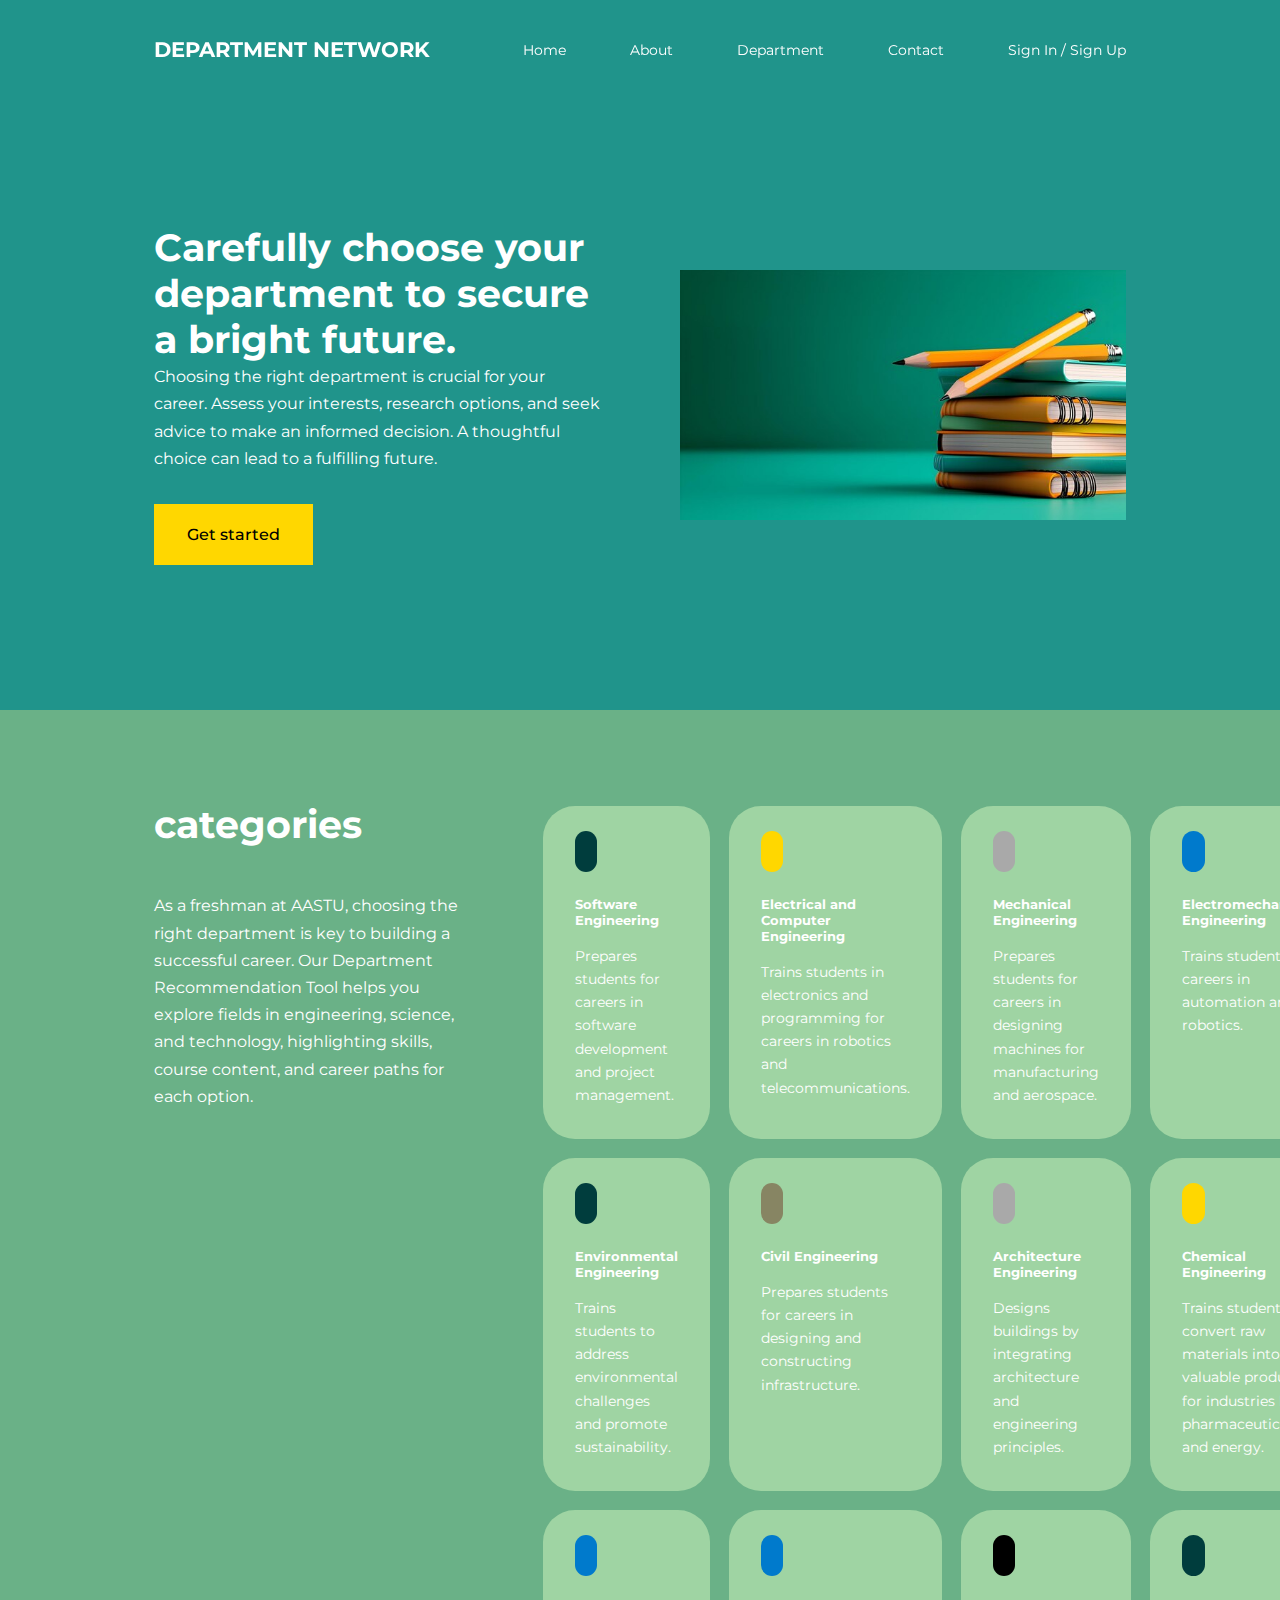
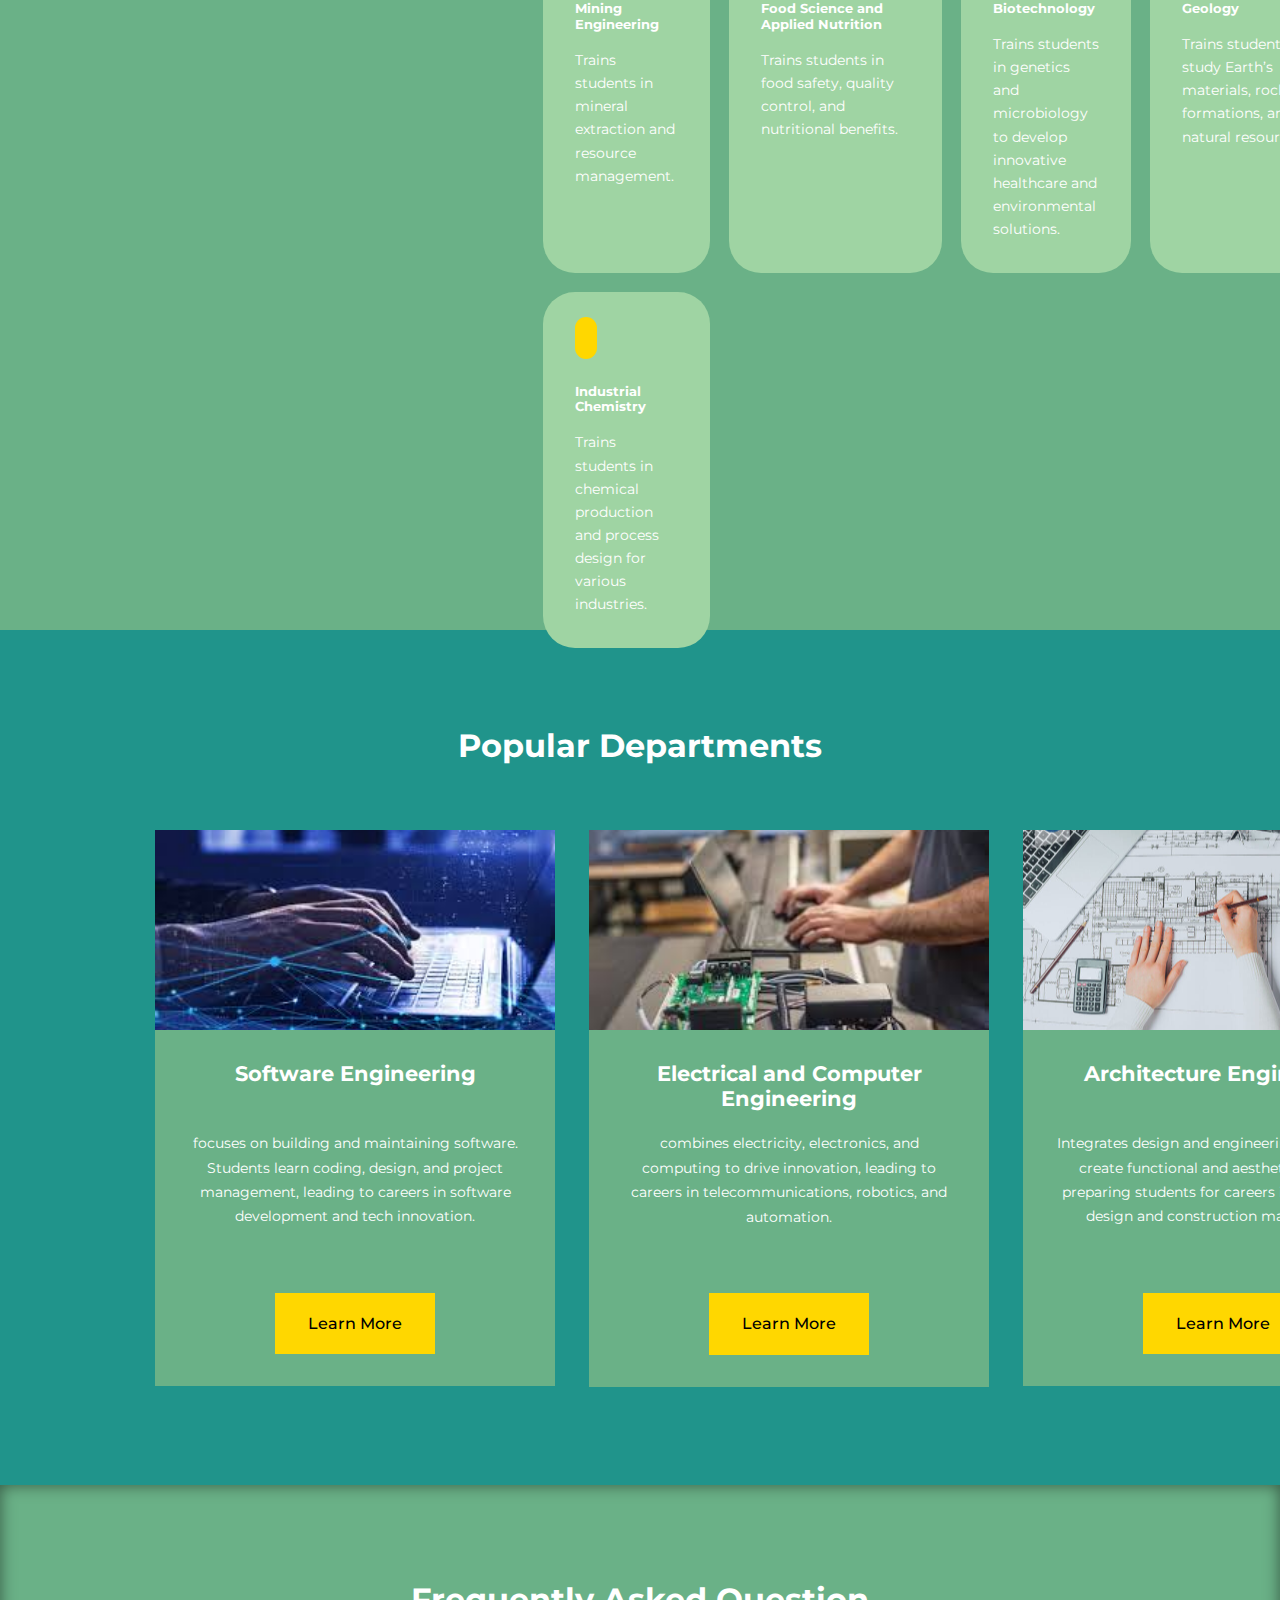
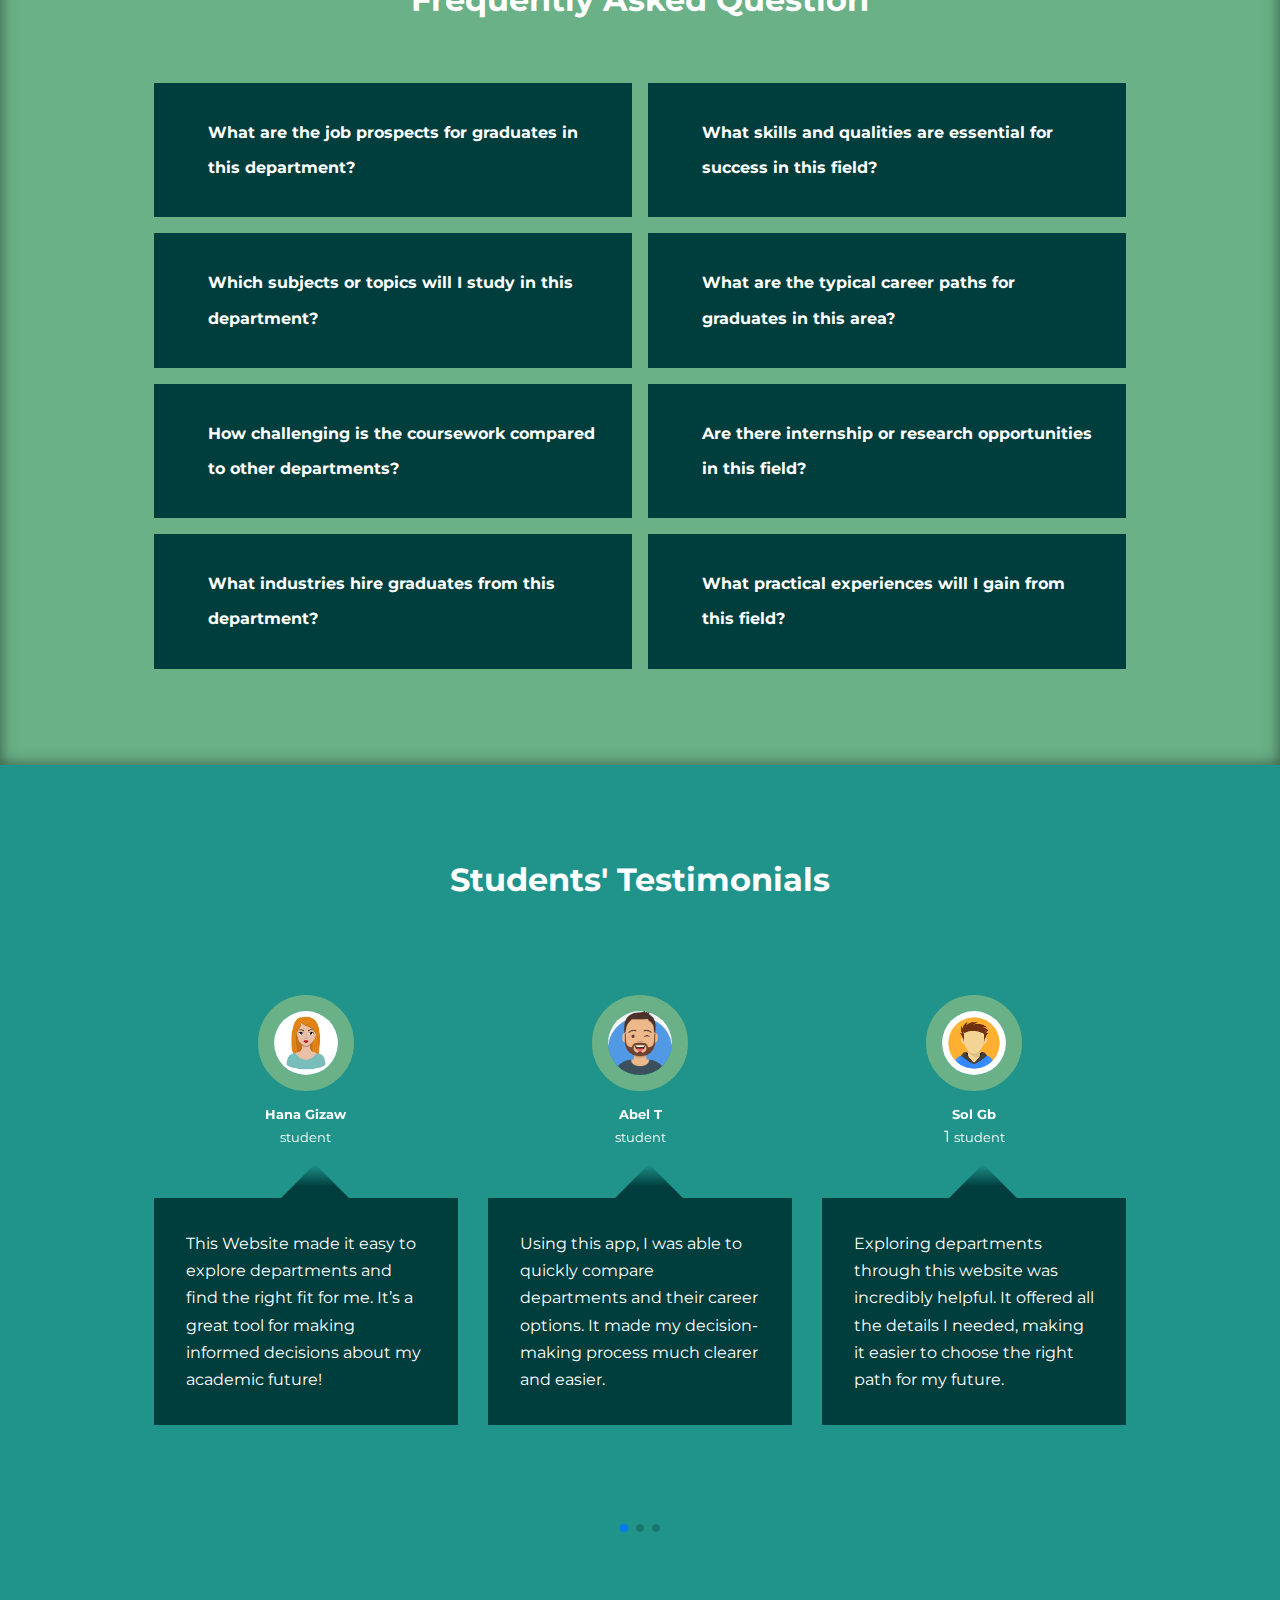
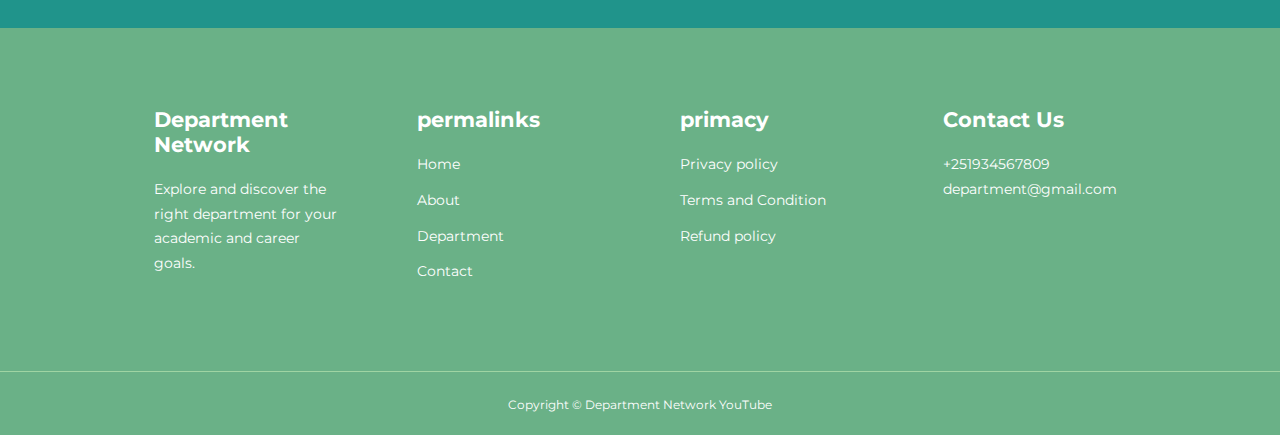
<file: index.html>
<!DOCTYPE html>
<html lang="en">
<head>
    <meta charset="UTF-8">
    <meta http-equiv="X-UA-Compatible" content="IE=edge">
    <meta name="viewport" content="width=device-width, initial-scale=1.0">
    <title>Educational Website using HTML, CSS & Javascript</title>

    <!--ICONSCOUT CDN -->
    <link rel="stylesheet" href="https://unicons.iconscout.com/release/v4.0.8/css/line.css">

    <!--GOOGLE FONTS (MONTSERAT) -->
    <link rel="preconnect" href="https://fonts.googleapis.com">
    <link rel="preconnect" href="https://fonts.gstatic.com" crossorigin>
    <link href="https://fonts.googleapis.com/css2?family=Montserrat:wght@300;400;500;600;700;800;900&display=swap" rel="stylesheet">
 



    <!--SWIPER JS-->
    <link rel="stylesheet" href="https://cdn.jsdelivr.net/npm/swiper@11/swiper-bundle.min.css"/>


    <link rel="stylesheet" href="./css/style.css">
</head>
<body>
     <nav>
        <div class="container nav_container">
            <a href="index.html"><h4>DEPARTMENT NETWORK</h4></a>
            <u1 class="nav__menu">
               <li><a href="index.html">Home</a></li>
               <li><a href="about.html">About</a></li>  
               <li><a href="department.html">Department</a></li>  
               <li><a href="contact.html">Contact</a></li>
               <li><a href="register.html">Sign In / Sign Up</a></li>  
            </u1>
            <button id="open-menu-btn"><i class="uil uil-bars"></i></button>
            <button id="close-menu-btn"><i class="uil uil-multiply"></i></button>
        </div>



       



     </nav>
     <!--=================== END OF NAVBAR====================-->
     








     <header>
        <div class="container header__container">
            <div class="header_left">
                <h1>Carefully choose your department to secure a bright future.</h1>
                <p>Choosing the right department is crucial for your career. Assess your interests, research options, and seek advice to make an informed decision. A thoughtful choice can lead to a fulfilling future.</p>
                <a href="department.html" class="btn btn-primary">Get started</a>
            </div>
            <div class="header__right">
                <div class="header__right-image">
                    <img src="./image/header.jpg" alt="Department illustration">
                </div>
            </div>
        </div>

     </header>
     <!--=================== END OF HEADER =================-->





     <section class="categories">
        <div class="container categories__container">
            <div class="categories__left">
                <h1>categories</h1>
                <p>
                    As a freshman at AASTU, choosing the right department is key to building a successful career. Our Department Recommendation Tool helps you explore fields in engineering, science, and technology, highlighting skills, course content, and career paths for each option.
                </p>
            </div>
            <div class="categories__right">
                <article class="category">
                    <span class="category__icon"><i class="uil uil-laptop"></i></span>
                    <h5>Software Engineering </h5>
                    <p> Prepares students for careers in software development and project management. </p>
                </article>

                <article class="category">
                    <span class="category__icon"><i class="uil uil-lightbulb"></i></span>
                    <h5>Electrical and Computer Engineering </h5>
                    <p> Trains students in electronics and programming for careers in robotics and telecommunications.</p>
                </article>

                <article class="category">
                    <span class="category__icon"><i class="uil uil-robot"></i></span>
                    <h5>Mechanical Engineering </h5>
                    <p> Prepares students for careers in designing machines for manufacturing and aerospace. </p>
                </article>

                <article class="category">
                    <span class="category__icon"><i class="uil uil-circuit"></i></span>
                    <h5>Electromechanical Engineering </h5>
                    <p> Trains students for careers in automation and robotics. </p>
                </article>

                <article class="category">
                    <span class="category__icon"><i class="uil uil-trees"></i></span>
                    <h5>Environmental Engineering </h5>
                    <p> Trains students to address environmental challenges and promote sustainability.</p>
                </article>

                <article class="category">
                    <span class="category__icon"><i class="uil uil-hard-hat"></i></span>
                    <h5>Civil Engineering </h5>
                    <p> Prepares students for careers in designing and constructing infrastructure. </p>
                </article>

                <article class="category">
                    <span class="category__icon"><i class="uil uil-building"></i></span>
                    <h5>Architecture Engineering </h5>
                    <p> Designs buildings by integrating architecture and engineering principles. </p>
                </article>

                <article class="category">
                    <span class="category__icon"><i class="uil uil-flask"></i></span>
                    <h5>Chemical Engineering </h5>
                    <p> Trains students to convert raw materials into valuable products for industries like pharmaceuticals and energy. </p>
                </article>

                <article class="category">
                    <span class="category__icon"><i class="uil uil-shovel"></i></span>
                    <h5>Mining Engineering </h5>
                    <p> Trains students in mineral extraction and resource management.</p>
                </article>

                <article class="category">
                    <span class="category__icon"><i class="uil uil-restaurant"></i></span>
                    <h5>Food Science and Applied Nutrition </h5>
                    <p> Trains students in food safety, quality control, and nutritional benefits. </p>
                </article>

                <article class="category">
                    <span class="category__icon"><i class="uil uil-microscope"></i></i></span>
                    <h5>Biotechnology </h5>
                    <p> Trains students in genetics and microbiology to develop innovative healthcare and environmental solutions. </p>
                </article>

                <article class="category">
                    <span class="category__icon"><i class="uil uil-mountains"></i></span>
                    <h5>Geology </h5>
                    <p> Trains students to study Earth’s materials, rock formations, and natural resources. </p>
                </article>

                <article class="category">
                    <span class="category__icon"><i class="uil uil-flask-potion"></i></span>
                    <h5>Industrial Chemistry </h5>
                    <p> Trains students in chemical production and process design for various industries.</p>
                </article>

            </div>
        </div>
     </section>
     <!--===================== END OF CATEGORIES =============-->












     <section class="department">
        <h2>Popular Departments</h2>
        <div class="container department__container">

            <article class="department"> 
                <div class="department__image">
                    <img src="./image/SWE.jpg">
                </div>
                <div class="department__info">
                    <h4>Software Engineering</h4>
                <p>
                    <br>focuses on building and maintaining software. Students learn coding, design, and project management, leading to careers in software development and tech innovation.
                </p>
                <a href="software-engineering.html" class="btn btn-primary">Learn More</a>
                </div>
            </article>

            <article class="department"> 
                <div class="department__image">
                    <img src="./image/EE2.jpg">
                </div>
                <div class="department__info">
                    <h4>Electrical and Computer Engineering</h4>
                <p>
                    combines electricity, electronics, and computing to drive innovation, leading to careers in telecommunications, robotics, and automation.
                </p>
                <a href="department.html" class="btn btn-primary">Learn More</a>
                </div>
            </article>

            <article class="department">
                <div class="department__image">
                    <img src="./image/AE.jpg">
                </div>
                <div class="department__info">
                    <h4>Architecture Engineering</h4>
                <p>
                    <br>Integrates design and engineering principles to create functional and aesthetic buildings, preparing students for careers in architectural design and construction management. 
                </p>
                <a href="department.html" class="btn btn-primary">Learn More</a>
                </div>
            </article>

        </div>
     </section>
           <!---==============END OF DEPARTMENT ============-->



           <section class="faqs">
              <h2>Frequently Asked Question</h2>
              <div class="container faqs__container">
                <article class="faq">
                    <div class="faq__icon"><i class="uil uil-plus"></i></div>
                    <div class="question__answer">
                        <h4>What are the job prospects for graduates in this department?</h4>
                        <p>
                            <b>Software Engineering</b>: Graduates have strong job prospects in tech, finance, and healthcare, filling roles such as software developers, data scientists, and systems analysts.<br>
                            <b>Electrical and Computer Engineering</b>: Opportunities are robust in telecommunications, robotics, power systems, and automation, with careers like electrical engineer, hardware engineer, and network analyst.<br>
                            <b>Mechanical Engineering</b>: Job prospects include industries like automotive, aerospace, manufacturing, and renewable energy, with roles such as mechanical designer, project engineer, and maintenance engineer.<br>
                            <b>Electromechanical Engineering</b>: Graduates find roles in automation, robotics, and manufacturing, often as control systems engineers, robotics engineers, or maintenance specialists.<br>
                            <b>Mining Engineering</b>: Job opportunities are available in mining, natural resources, and environmental consulting, with roles such as mine planner, safety engineer, and environmental manager.<br>
                            <b>Chemical Engineering</b>: Graduates work in industries like pharmaceuticals, energy, and manufacturing, with roles in process engineering, quality control, and environmental safety.<br>
                            <b>Environmental Engineering</b>: Job prospects include sustainability, water resource management, and environmental consultancy, with roles such as environmental engineer, sustainability specialist, and waste management consultant.<br>
                            <b>Architecture Engineering</b>: Graduates work in building design, construction, and urban planning, often as architectural engineers, project managers, or sustainable design specialists.<br>
                            <b>Civil Engineering</b>: Job prospects are broad in construction, infrastructure, and urban development, with roles like structural engineer, construction manager, and transportation engineer.<br>
                            <b>Food Science and Applied Nutrition</b>: Careers include food production, quality assurance, and product development in industries like food and beverages, with roles such as food technologist, nutritionist, and quality control manager.<br>
                            <b>Biotechnology</b>: Graduates work in healthcare, agriculture, and pharmaceuticals, with roles like research scientist, bioprocess engineer, and clinical lab technologist.<br>
                            <b>Industrial Chemistry</b>: Job prospects are strong in chemicals, pharmaceuticals, and manufacturing, with roles such as chemical analyst, lab technician, and production manager.<br>
                            <b>Geology</b>: Career options include environmental consulting, mining, and oil exploration, with roles like geologist, environmental scientist, and geotechnical analyst.
                        </p>
                    </div>
                </article>

                <article class="faq">
                    <div class="faq__icon"><i class="uil uil-plus"></i></div>
                    <div class="question__answer">
                        <h4>What skills and qualities are essential for success in this field?</h4>
                        <p>
                            <b>Software Engineering</b>: Strong programming and problem-solving skills, logical thinking, attention to detail, adaptability, and teamwork are key. Proficiency in languages like Python, Java, and understanding software development methodologies (e.g., Agile) is also essential.<br>
                            <b>Electrical and Computer Engineering</b>: Proficiency in circuit design, understanding of electronics and computing, analytical skills, troubleshooting, and technical writing are important. Familiarity with tools like MATLAB or PCB design software is often required.<br>
                            <b>Mechanical Engineering</b>: Strong grasp of physics and math, creativity in design, analytical skills, proficiency with CAD software, and knowledge of thermodynamics and materials science are essential for success.<br>
                            <b>Electromechanical Engineering</b>: Skills in electronics, mechanics, and control systems, along with a good understanding of automation and robotics. Problem-solving, hands-on technical abilities, and familiarity with systems integration are crucial.<br>                           
                            <b>Mining Engineering</b>: Physical stamina, spatial awareness, problem-solving, knowledge of geology and mineral resources, and safety-consciousness are key qualities. Familiarity with mining software and environmental regulations is also valuable.<br>                         
                            <b>Chemical Engineering</b>: Strong chemistry and math background, analytical skills, attention to detail, process-oriented thinking, and safety awareness. Knowledge of lab techniques, chemical processes, and manufacturing systems is essential.<br>                           
                            <b>Environmental Engineering</b>: Problem-solving, knowledge of environmental laws, strong communication skills, data analysis, and understanding of ecological systems. Skills in GIS and environmental impact assessment are often helpful.<br>                           
                            <b>Architecture Engineering</b>: Creativity in design, spatial awareness, project management skills, proficiency in CAD software, and understanding of structural principles. Attention to detail and communication skills are also critical.<br>                            
                            <b>Civil Engineering</b>: Strong math and physics knowledge, analytical and organizational skills, familiarity with construction materials, and proficiency in design software like AutoCAD. Problem-solving and project management are crucial.<br>
                            <b>Food Science and Applied Nutrition</b>: Understanding of food chemistry and microbiology, analytical skills, attention to detail, knowledge of food safety standards, and proficiency in lab techniques. Problem-solving and adaptability are also important.<br>                           
                            <b>Biotechnology</b>: Strong biology and chemistry foundation, lab skills, attention to detail, critical thinking, and a willingness to learn and adapt to new technologies. Data analysis and knowledge of genetic engineering or microbiology are advantageous.<br>                            
                            <b>Industrial Chemistry</b>: Chemistry expertise, analytical skills, attention to safety, process-oriented thinking, and technical skills in lab equipment. Familiarity with production and quality control processes is also valuable.<br>
                            <b>Geology</b>: Fieldwork skills, understanding of rock formations and earth processes, spatial awareness, critical thinking, and familiarity with geological software. Physical stamina and problem-solving are essential, especially in outdoor environments.
                        </p>
                    </div>
                </article>

                <article class="faq">
                    <div class="faq__icon"><i class="uil uil-plus"></i></div>
                    <div class="question__answer">
                        <h4>Which subjects or topics will I study in this department?</h4>
                        <p>
                            <b>Software Engineering</b>: Expect to dive into programming languages (like Java, Python, and C++), data structures, algorithms, software design principles, database management, and web and mobile development. You'll also explore topics like operating systems, software testing, and cybersecurity—because no one wants their code to be hacked, right?<br>
                            <b>Electrical and Computer Engineering</b>: This field covers circuit analysis, digital systems, signal processing, microprocessors, and communication systems. You’ll get a strong foundation in electromagnetism, control systems, and power systems, preparing you to tackle everything from renewable energy to designing gadgets that could soon make your home smarter than you.<br>
                            <b>Mechanical Engineering</b>: Prepare to study thermodynamics, fluid mechanics, materials science, and mechanical design. You’ll also explore manufacturing processes, heat transfer, and robotics, making it a perfect field for those who enjoy tinkering with things, like engineering geniuses who make awesome inventions (and maybe a few explosions… but in a safe lab environment).<br>                           
                            <b>Electromechanical Engineering</b>: A fusion of electrical and mechanical engineering, you’ll study control systems, robotics, automation, digital electronics, and mechatronics. Think of it as the department that creates the next generation of smart devices, machines, and systems that can run the world—or at least, your washing machine.<br>                            
                            <b>Mining Engineering</b>: This field involves geology, mineral processing, mine design, and environmental management. You’ll learn about mine safety, resource extraction, and blasting techniques (so, no need for a superhero career—just blow things up responsibly and with science!).<br>                           
                            <b>Chemical Engineering</b>: Dive into chemical reaction engineering, process design, fluid mechanics, thermodynamics, and materials science. You’ll also explore biochemical engineering, environmental chemistry, and energy systems, becoming the expert in turning raw materials into life-changing products (including that delicious beverage you sip daily).<br>                           
                            <b>Environmental Engineering</b>: You’ll study water treatment, waste management, sustainable design, and air quality control. This department will teach you how to balance engineering with ecology and ensure that the planet doesn’t turn into a giant landfill. We’re looking at you to save us from climate change, one environmentally friendly solution at a time.<br>                           
                            <b>Architecture Engineering</b>: Subjects include building design, construction management, structural systems, building materials, and energy efficiency. You'll explore CAD software, environmental design, and urban planning, designing the next skyscraper, or at least a cool treehouse (hey, it counts as practice!).<br>                           
                            <b>Civil Engineering</b>: Study structural analysis, transportation engineering, construction management, geotechnical engineering, and water resources. You'll master the principles of designing everything from bridges to dams and even those enormous skyscrapers that make us feel tiny and amazed.<br>                          
                            <b>Food Science and Applied Nutrition</b>: You’ll delve into food microbiology, food chemistry, food safety, nutritional science, and food engineering. It’s where science meets the kitchen, studying everything from preservation techniques to nutritional labeling, ensuring that what you eat doesn’t just taste good but is also good for you.<br>                       
                            <b>Biotechnology</b>: Topics will include genetics, molecular biology, bioprocess engineering, bioinformatics, and biomedical engineering. It’s a field that connects biology and technology to solve medical, environmental, and agricultural problems—kind of like making a superhero serum, but more on the “science” side of things.<br>                          
                            <b>Industrial Chemistry</b>: Study chemical processes, reaction engineering, polymer chemistry, material science, and process optimization. You'll work on designing efficient systems for chemical manufacturing, helping industries improve production while making sure you don’t accidentally create a giant chemical spill.<br>                           
                            <b>Geology</b>: You’ll study earth processes, geological mapping, mineralogy, petrology, seismology, and geohazards. You’ll also explore hydrogeology and volcanology—you know, just in case you want to become an expert on earthquakes or the next big volcanic eruption.<br>
                        </p>
                    </div>
                </article>

                <article class="faq">
                    <div class="faq__icon"><i class="uil uil-plus"></i></div>
                    <div class="question__answer">
                        <h4>What are the typical career paths for graduates in this area?</h4>
                        <p>
                            <b>Software Engineering</b>: Software Developer, Systems Analyst, Data Scientist, UX/UI Designer, and DevOps Engineer. Graduates can work in tech, finance, healthcare, and entertainment industries.<br>
                            <b>Electrical and Computer Engineering</b>: Electrical Engineer, Network Engineer, Control Systems Engineer, Hardware Developer, and Telecommunications Specialist. Common fields include telecommunications, robotics, and electronics.<br>
                            <b>Mechanical Engineering</b>: Mechanical Designer, Project Engineer, Maintenance Engineer, Automotive Engineer, and HVAC Specialist. Graduates often work in automotive, aerospace, and energy sectors.<br>
                            <b>Electromechanical Engineering</b>: Robotics Engineer, Automation Engineer, Control Systems Engineer, Manufacturing Engineer, and Mechatronics Specialist, with roles in automation, robotics, and advanced manufacturing.<br>
                            <b>Mining Engineering</b>: Mine Planner, Mining Safety Engineer, Geotechnical Engineer, Environmental Manager, and Mineral Processing Engineer, with careers in mining, natural resources, and environmental consulting.<br>
                            <b>Chemical Engineering</b>: Process Engineer, Quality Control Specialist, Environmental Engineer, Chemical Safety Engineer, and Product Development Scientist. Industries include pharmaceuticals, food processing, and energy.<br>
                            <b>Environmental Engineering</b>: Environmental Consultant, Water Resources Engineer, Waste Management Engineer, Sustainability Specialist, and Air Quality Engineer, with roles in government, consulting, and non-profit sectors.<br>
                            <b>Architecture Engineering</b>: Architectural Engineer, Structural Engineer, Building Systems Engineer, Construction Manager, and Sustainable Design Specialist. Career paths are in building design, construction, and urban planning.<br>
                            <b>Civil Engineering</b>: Structural Engineer, Transportation Engineer, Geotechnical Engineer, Construction Manager, and Urban Planner. Graduates work in infrastructure development, transportation, and construction.<br>
                            <b>Food Science and Applied Nutrition</b>: Food Technologist, Quality Assurance Specialist, Nutritionist, Product Developer, and Food Safety Manager, with careers in the food and beverage, healthcare, and wellness industries.<br>
                            <b>Biotechnology</b>: Research Scientist, Bioprocess Engineer, Clinical Lab Technologist, Biotech Sales Specialist, and Quality Control Analyst, with roles in healthcare, pharmaceuticals, and agriculture.<br>
                            <b>Industrial Chemistry</b>: Chemical Analyst, Lab Technician, Quality Control Manager, Production Supervisor, and R&D Chemist. Graduates find roles in manufacturing, pharmaceuticals, and chemical production.<br>
                            <b>Geology</b>: Geologist, Environmental Scientist, Geotechnical Engineer, Hydrogeologist, and Mining Geologist, with careers in environmental consulting, mining, oil and gas, and academia.
                        </p>
                    </div>
                </article>

                <article class="faq">
                    <div class="faq__icon"><i class="uil uil-plus"></i></div>
                    <div class="question__answer">
                        <h4>How challenging is the coursework compared to other departments?</h4>
                        <p>
                            <b>Software Engineering</b>: Coursework can be challenging due to intensive programming, problem-solving, and debugging. It requires logical thinking and a strong grasp of mathematics and algorithms, which can be demanding, especially in advanced courses.<br>
                            <b>Electrical and Computer Engineering</b>: Known for its challenging mix of electronics, circuits, and signal processing. The coursework requires a deep understanding of complex math and physics concepts, making it one of the more rigorous engineering fields.<br>
                            <b>Mechanical Engineering</b>: Courses in thermodynamics, fluid mechanics, and materials science are known for their difficulty. Students face complex calculations and lab work, requiring both theoretical knowledge and practical problem-solving skills.<br>
                            <b>Electromechanical Engineering</b>: This field combines the challenges of electrical and mechanical engineering, requiring skills in both electronics and mechanics. Balancing these subjects can be challenging, but it offers a well-rounded skill set.<br>
                            <b>Mining Engineering</b>: Coursework includes geology, mineral processing, and safety management, which can be demanding. Fieldwork is often part of the curriculum, requiring physical endurance and hands-on problem-solving.<br>
                            <b>Chemical Engineering</b>: Known for its challenging mix of chemistry, physics, and process engineering. Courses in reaction engineering and thermodynamics are particularly rigorous and demand strong analytical and problem-solving skills.<br>
                            <b>Environmental Engineering</b>: Courses can be challenging as they combine engineering principles with environmental science. Topics like water treatment and pollution control involve complex systems and require a broad understanding of science and regulations.<br>
                            <b>Architecture Engineering</b>: Balances creativity with engineering, requiring detailed design work and knowledge of structural principles. The workload is often intense due to project-based assignments and time-consuming design tasks.<br>
                            <b>Civil Engineering</b>: Coursework is challenging in areas like structural analysis and geotechnical engineering, which require a strong grasp of physics and math. Projects can be intensive, especially in courses focused on design and construction.<br>
                            <b>Food Science and Applied Nutrition</b>: Challenges include understanding complex chemistry and biology in food production. Labs and practical work require precision and attention to detail, but coursework tends to be more manageable compared to other engineering fields.<br>
                            <b>Biotechnology</b>: Requires a strong foundation in biology and chemistry, with challenging lab work and technical coursework in areas like genetics and molecular biology. Staying current with rapidly evolving biotechnologies can add to the difficulty.<br>
                            <b>Industrial Chemistry</b>: The coursework can be demanding, involving complex chemical processes and lab work. Subjects like reaction engineering and material science require a solid understanding of chemistry and analytical skills.<br>
                            <b>Geology</b>: While theoretical work can be less intense than in some engineering fields, geology often involves challenging fieldwork and courses in earth processes, mineralogy, and geohazards, requiring a mix of practical and academic skills.
                        </p>
                    </div>
                </article>

                <article class="faq">
                    <div class="faq__icon"><i class="uil uil-plus"></i></div>
                    <div class="question__answer">
                        <h4>Are there internship or research opportunities in this field? </h4>
                        <p>
                            <b>Software Engineering</b>: There are numerous internship opportunities in software development, data analysis, and cybersecurity with tech companies, startups, and research labs. Research opportunities often focus on areas like artificial intelligence, machine learning, and software optimization.<br>
                            <b>Electrical and Computer Engineering</b>: Internships are available in telecommunications, electronics, and automation. Research projects can involve robotics, signal processing, and renewable energy, often in collaboration with research institutions or industry labs.<br>
                            <b>Mechanical Engineering</b>: Internships are available in automotive, aerospace, manufacturing, and energy sectors. Research opportunities include projects in thermodynamics, robotics, and materials science, often linked to industrial partners.<br>
                            <b>Electromechanical Engineering</b>: Opportunities exist in automation, robotics, and manufacturing industries. Internships often involve mechatronics and control systems, while research focuses on robotics, advanced manufacturing, and integration of mechanical and electrical systems.<br>
                            <b>Mining Engineering</b>: Mining companies and environmental consultancies often offer internships for fieldwork and mine planning. Research opportunities are available in mineral processing, mine safety, and sustainable mining practices.<br>
                            <b>Chemical Engineering</b>: Internships are offered in chemical manufacturing, pharmaceuticals, and environmental engineering. Research can focus on areas like reaction engineering, process optimization, and bioengineering, often supported by industrial or academic partnerships.<br>
                            <b>Environmental Engineering</b>: Many internships are available in environmental consulting, water management, and waste treatment. Research opportunities include projects on sustainability, pollution control, and climate change mitigation, often funded by environmental agencies.<br>
                            <b>Architecture Engineering</b>: Internships are common in architectural firms and construction companies, focusing on design, project management, and sustainable building. Research often involves green building technologies, energy efficiency, and urban planning.<br>
                            <b>Civil Engineering</b>: Construction, transportation, and infrastructure firms offer internships in project management and structural analysis. Research opportunities focus on areas like seismic engineering, water resources, and sustainable construction.<br>
                            <b>Food Science and Applied Nutrition</b>: Internships are available in food processing, quality control, and product development. Research opportunities include food safety, nutritional science, and new food technologies, often in collaboration with food companies or health agencies.<br>
                            <b>Biotechnology</b>: Internships are common in healthcare, pharmaceuticals, and agricultural biotech. Research areas include genetic engineering, bioprocessing, and bioinformatics, often involving partnerships with biotech firms or research centers.<br>
                            <b>Industrial Chemistry</b>: Chemical companies, labs, and manufacturing firms offer internships focused on production and quality control. Research opportunities include process engineering, material synthesis, and polymer chemistry.<br>
                            <b>Geology</b>: Internships are available in environmental consulting, mining, and oil and gas exploration. Research opportunities cover topics like geohazards, mineral exploration, and hydrogeology, often involving fieldwork or collaborations with environmental agencies.
                        </p>
                    </div>
                </article>

                <article class="faq">
                    <div class="faq__icon"><i class="uil uil-plus"></i></div>
                    <div class="question__answer">
                        <h4>What industries hire graduates from this department?</h4>
                        <p>
                            <b>Software Engineering</b>: Tech, finance, healthcare, e-commerce, entertainment, and government sectors all hire software engineering graduates for roles in software development, data science, and cybersecurity.<br>
                            <b>Electrical and Computer Engineering</b>: Industries include telecommunications, electronics manufacturing, energy (especially renewable energy), automotive, and aerospace, as well as consumer electronics and robotics.<br>
                            <b>Mechanical Engineering</b>: Mechanical engineers are employed in the automotive, aerospace, energy (including renewable energy), manufacturing, robotics, and HVAC industries.<br>
                            <b>Electromechanical Engineering</b>: Industries such as robotics, automation, manufacturing, automotive, aerospace, and consumer electronics hire electromechanical engineers for roles involving control systems and automation.<br>
                            <b>Mining Engineering</b>: Mining, oil and gas, environmental consulting, construction, and government agencies are key employers, with roles in mineral exploration, mine safety, and environmental management.<br>
                            <b>Chemical Engineering</b>: Graduates work in pharmaceuticals, petrochemicals, food and beverage, energy, environmental engineering, and materials manufacturing, with roles in process engineering and quality control.<br>
                            <b>Environmental Engineering</b>: Environmental consulting, government agencies, waste management, water resources, and renewable energy sectors hire environmental engineers to work on projects related to sustainability, pollution control, and climate change.<br>
                            <b>Architecture Engineering</b>: Architectural firms, construction companies, urban planning agencies, and green building consultancies employ graduates to work on building design, construction management, and sustainable architecture.<br>
                            <b>Civil Engineering</b>: Graduates find roles in construction, infrastructure, transportation, government, water management, and environmental consulting, working on projects like roads, bridges, and water systems.<br>
                            <b>Food Science and Applied Nutrition</b>: Industries such as food and beverage production, pharmaceuticals, health and wellness, and regulatory agencies hire food scientists for roles in quality control, research, and product development.<br>
                            <b>Biotechnology</b>: Biotech, pharmaceuticals, healthcare, agriculture, and environmental sectors employ biotechnology graduates in roles related to genetic research, bioprocessing, and drug development.<br>
                            <b>Industrial Chemistry</b>: Chemical manufacturing, pharmaceuticals, cosmetics, environmental agencies, and materials science industries hire industrial chemists to work on process optimization, quality control, and product formulation.<br>
                            <b>Geology</b>: Environmental consulting, mining, oil and gas, construction, and government agencies employ geologists for roles in resource exploration, geotechnical analysis, and environmental assessment.
                        </p>
                    </div>
                </article>

                <article class="faq">
                    <div class="faq__icon"><i class="uil uil-plus"></i></div>
                    <div class="question__answer">
                        <h4>What practical experiences will I gain from this field?</h4>
                        <p>
                            <b>Software Engineering</b>: Projects include building software applications, developing algorithms, and designing websites or mobile apps. Students often work on collaborative coding projects, database management, cybersecurity, and capstone projects focused on real-world software solutions.<br>
                            <b>Electrical and Computer Engineering</b>: Hands-on experiences include designing and testing circuits, programming microcontrollers, and building prototypes for devices like communication systems and robotics. Projects may involve signal processing, power electronics, and renewable energy systems.<br>
                            <b>Mechanical Engineering</b>: Students work on designing and building mechanical systems, such as engines, HVAC systems, or robotics. Practical experiences include lab work in thermodynamics and fluid mechanics, as well as participating in projects like creating prototypes or working on automotive or aerospace systems.<br>
                            <b>Electromechanical Engineering</b>: Practical experiences involve working with automation systems, robotics, and mechatronics. Projects often include designing control systems, building robotic devices, and working on interdisciplinary projects that combine electronics and mechanics.<br>
                            <b>Mining Engineering</b>: Students gain hands-on experience with mine planning, mineral processing, and safety protocols. Field trips to mines, lab work in geology, and projects related to mine design and environmental impact assessments are common.<br>
                            <b>Chemical Engineering</b>: Projects include designing chemical processes, developing safety protocols, and optimizing production techniques. Lab work focuses on reaction engineering, fluid dynamics, and material synthesis, often tied to real-world applications in industry.<br>
                            <b>Environmental Engineering</b>: Students engage in projects related to water treatment, waste management, and pollution control. Practical experiences include environmental assessments, sustainability projects, and lab work in water quality testing and air pollution measurement.<br>
                            <b>Architecture Engineering</b>: Practical projects involve designing buildings, working with CAD software, and understanding building materials and structural systems. Students often participate in design studios, sustainable building projects, and hands-on construction experience.<br>
                            <b>Civil Engineering</b>: Students gain practical experience through projects on infrastructure design, structural analysis, and geotechnical studies. Fieldwork, lab testing of materials, and team-based projects focused on roads, bridges, and water systems are common.<br>
                            <b>Food Science and Applied Nutrition</b>: Projects include food product development, nutritional analysis, and quality control testing. Lab work involves food chemistry, microbiology, and testing for food safety and preservation methods.<br>
                            <b>Biotechnology</b>: Practical experiences include lab work in genetics, molecular biology, and bioengineering. Projects often involve cell culture, DNA analysis, and developing biotechnological applications in healthcare or agriculture.<br>
                            <b>Industrial Chemistry</b>: Students work on projects in chemical analysis, process optimization, and materials development. Lab work includes synthesis and testing of chemicals and polymers, with an emphasis on industrial applications.<br>
                            <b>Geology</b>: Fieldwork is a core part of geology studies, including geological mapping and rock and mineral analysis. Projects focus on studying earth processes, environmental assessments, and understanding geohazards like earthquakes and landslides.
                        </p>
                    </div>
                </article>

              </div>
           </section>



           <!--================ END OF FAQs =====================-->



            


           <section class="container testimonial__container mySwiper">
               <h2>Students' Testimonials</h2>
               <div class="swiper-wrapper">
                   <article class="testimonial swiper-slide">
                       <div class="avatar">
                           <img src="./image/email.jpg">
                       </div>
                        <div class="testimonial__info">
                            <h5> Hana Gizaw</h5>
                            <small>student</small>
                        </div>
                        <div class="testimonial__body">
                            <p>
                                This Website made it easy to explore departments and find the right fit for me. It’s a great tool for making informed decisions about my academic future!
                            </p>
                        </div>
                   </article>

                   <article class="testimonial swiper-slide">
                    <div class="avatar">
                        <img src="./image/email1.png">
                    </div>
                     <div class="testimonial__info">
                         <h5> Abel T</h5>
                         <small>student</small>
                     </div>
                     <div class="testimonial__body">
                         <p>
                            Using this app, I was able to quickly compare departments and their career options. It made my decision-making process much clearer and easier.
                         </p>
                     </div>
                </article>

                <article class="testimonial swiper-slide">
                    <div class="avatar">
                        <img src="./image/email2.png">
                    </div>
                     <div class="testimonial__info">
                         <h5> Sol Gb</h5>1  
                         <small>student</small>
                     </div>
                     <div class="testimonial__body">
                         <p>
                            Exploring departments through this website was incredibly helpful. It offered all the details I needed, making it easier to choose the right path for my future.
                         </p>
                     </div>
                </article>

                <article class="testimonial swiper-slide">
                    <div class="avatar">
                        <img src="./image/email3.png">
                    </div>
                     <div class="testimonial__info">
                         <h5> Mercy Eyasu</h5>
                         <small>student</small>
                     </div>
                     <div class="testimonial__body">
                         <p>
                            This website provided a detailed look at various departments and their career prospects, making it a valuable tool in helping me make informed academic choices.
                         </p>
                     </div>
                </article>

                <article class="testimonial swiper-slide">
                    <div class="avatar">
                        <img src="./image/email4.jpg">
                    </div>
                     <div class="testimonial__info">
                         <h5> Rediet B</h5>
                         <small>student</small>
                     </div>
                     <div class="testimonial__body">
                         <p>
                            Thanks to this website, I was able to easily explore the various departments and understand what they entail, allowing me to make a confident decision about my academic journey.
                         </p>
                     </div>
                </article>

               </div>
               <div class="swiper-pagination"></div>
           </section>
           <!--============== END OF TESTIMONIALS ============-->




           <footer>
            <div class="container footer__container">
                <div class="footer__1">
                    <a href="index.html" class="footer__logo"><h4>Department Network</h4></a>
                    <p>
                        Explore and discover the right department for your academic and career goals.
                    </p>
                </div>

                <div class="footer__2">
                  <h4>permalinks</h4>
                  <u1 class="permalink">
                    <li><a href="index.html">Home</a></li>
                    <li><a href="about.html">About</a></li>
                    <li><a href="department.html">Department</a></li>
                    <li><a href="contact.html">Contact</a></li>
                  </u1>
                </div>

                <div class="footer__3">
                    <h4>primacy</h4>
                    <u1 class="privacy">
                        <li><a href="#">Privacy policy</a></li>
                        <li><a href="#">Terms and Condition</a></li>
                        <li><a href="#">Refund policy</a></li>
                    </u1>
                </div>

                <div class="footer__4">
                    <h4>Contact Us</h4>
                    <div>
                        <p>+251934567809</p>
                        <p>department@gmail.com</p>
                    </div> 

                    <u1 class="footer__socials">
                        <li>
                            <a href="#"><i class="uil uil-facebook-f"></i></a>
                        </li>
                        <li>
                            <a href="#"><i class="uil uil-instagram-alt"></i></a>
                        </li>
                        <li>
                            <a href="#"><i class="uil uil-twitter"></i></a>
                        </li>
                        <li>
                            <a href="#"><i class="uil uil-linkedin-alt"></i></a>
                        </li>
                    </u1>
                </div>
            </div>
            <div class="footer__copyright">
                <small>Copyright &copy; Department Network YouTube</small>
             </div>
           </footer>







     <script src="https://cdn.jsdelivr.net/npm/swiper@11/swiper-bundle.min.js"></script>
     <script src="./main.js"></script>



     <script>
        
        var swiper = new Swiper(".mySwiper", {
          slidesPerView: 3,
          spaceBetween: 30,
          pagination: {
            el: ".swiper-pagination",
            clickable: true,
          },
          
          breakpoints: {
               600:{
                    slidesPerview: 2
               }
          }
        });
      </script>

     
</body>
</html>
</file>
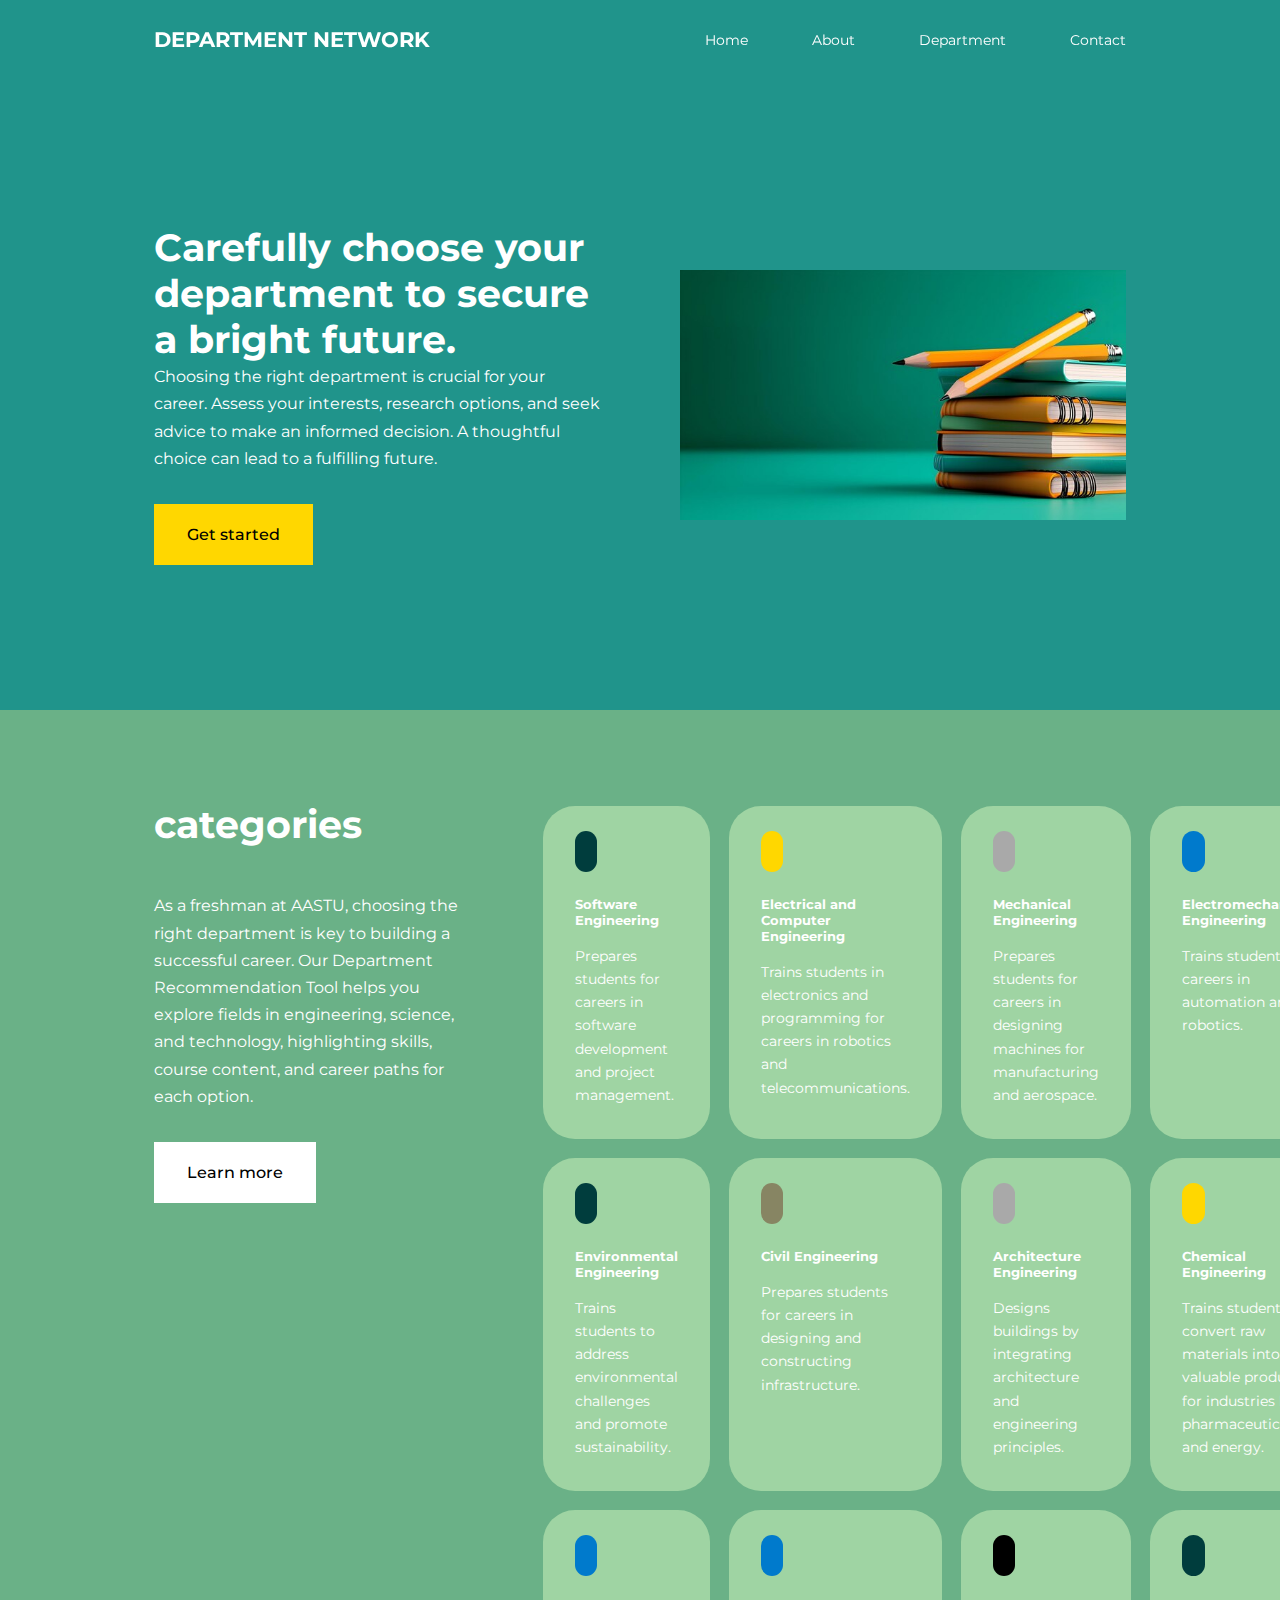
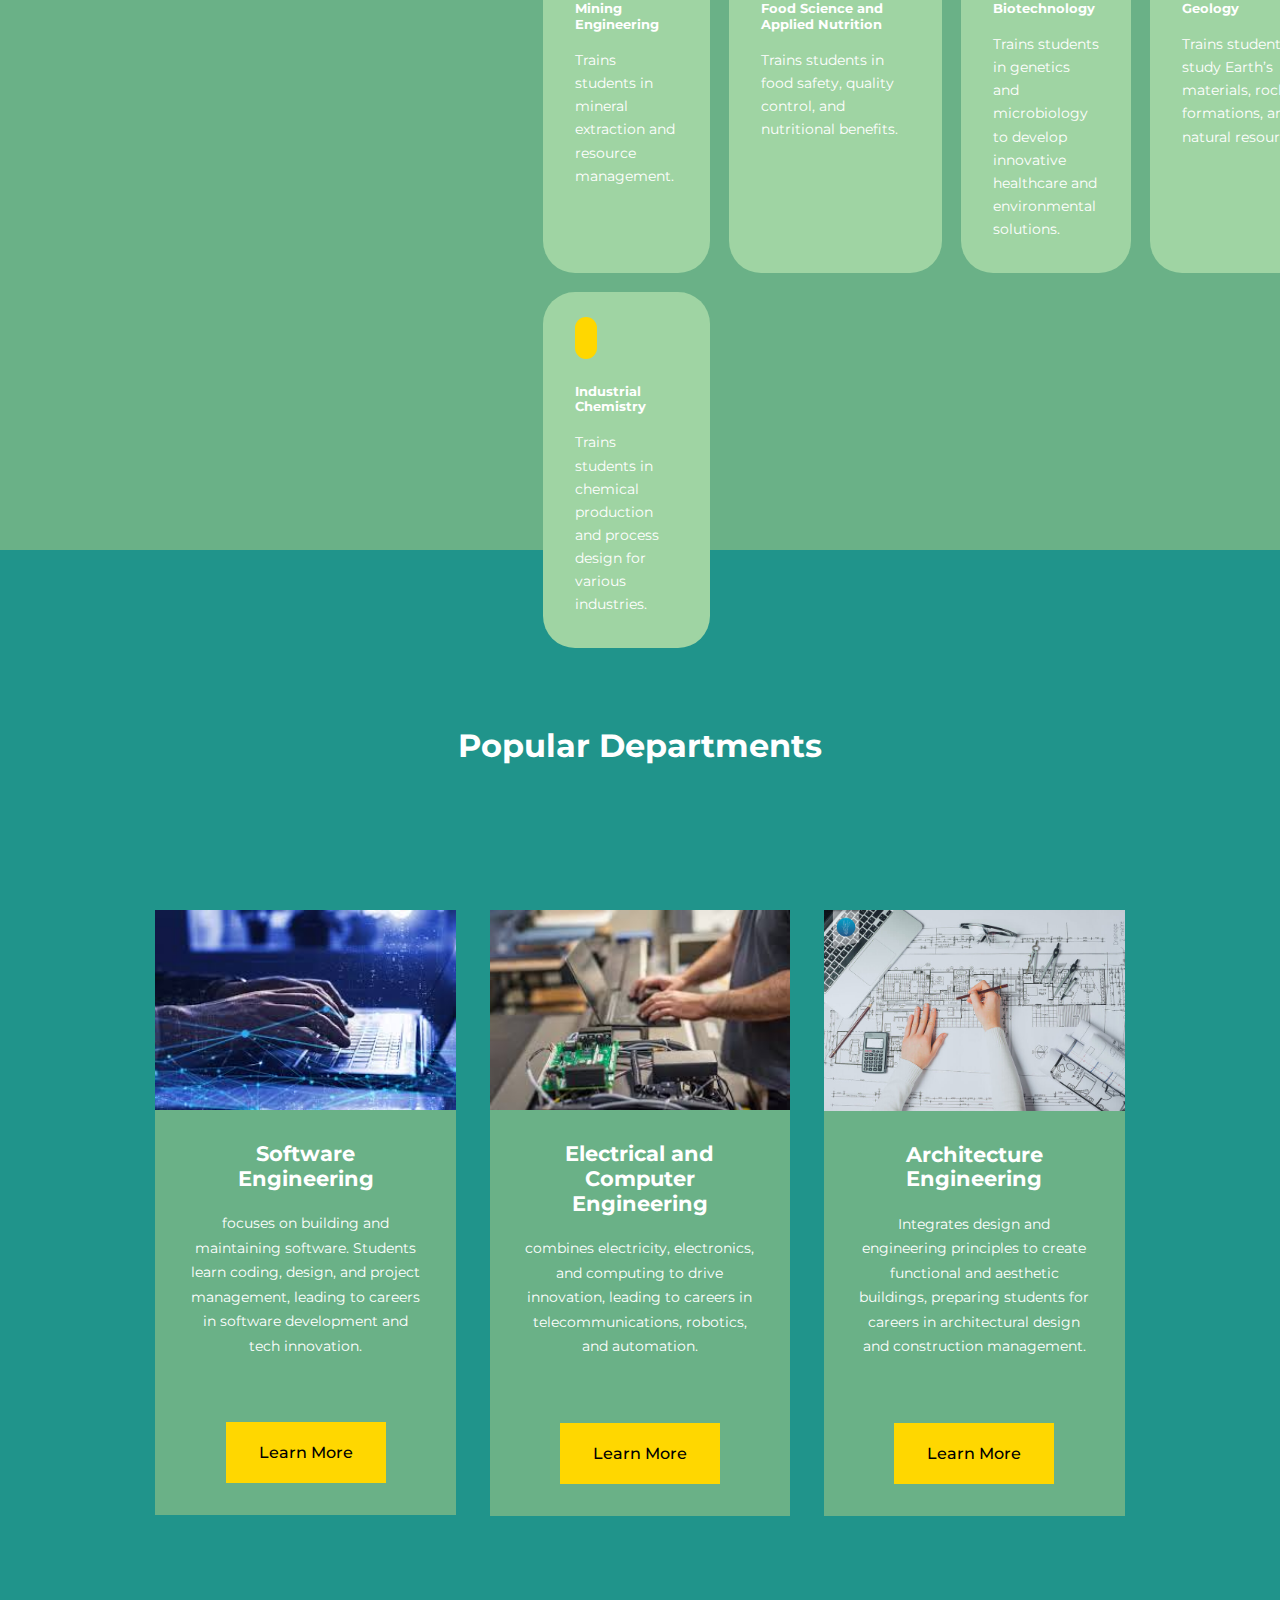
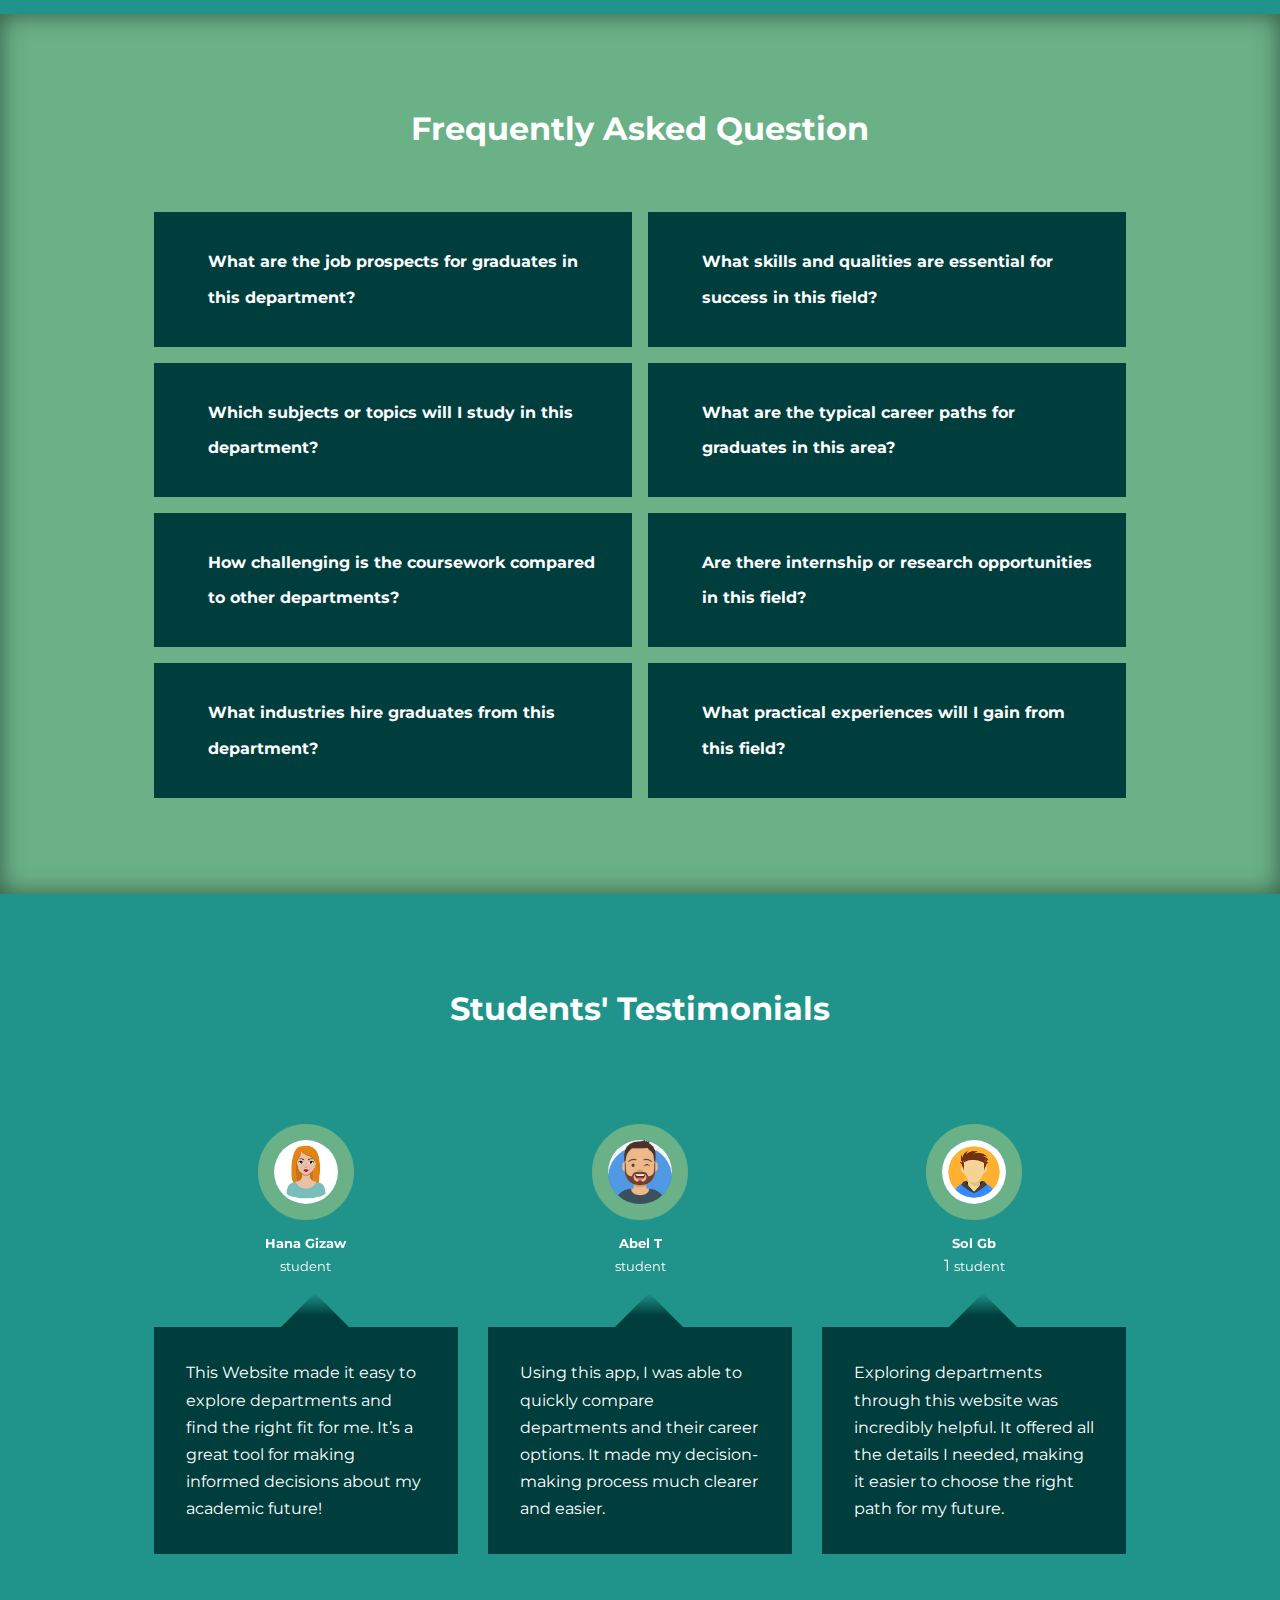
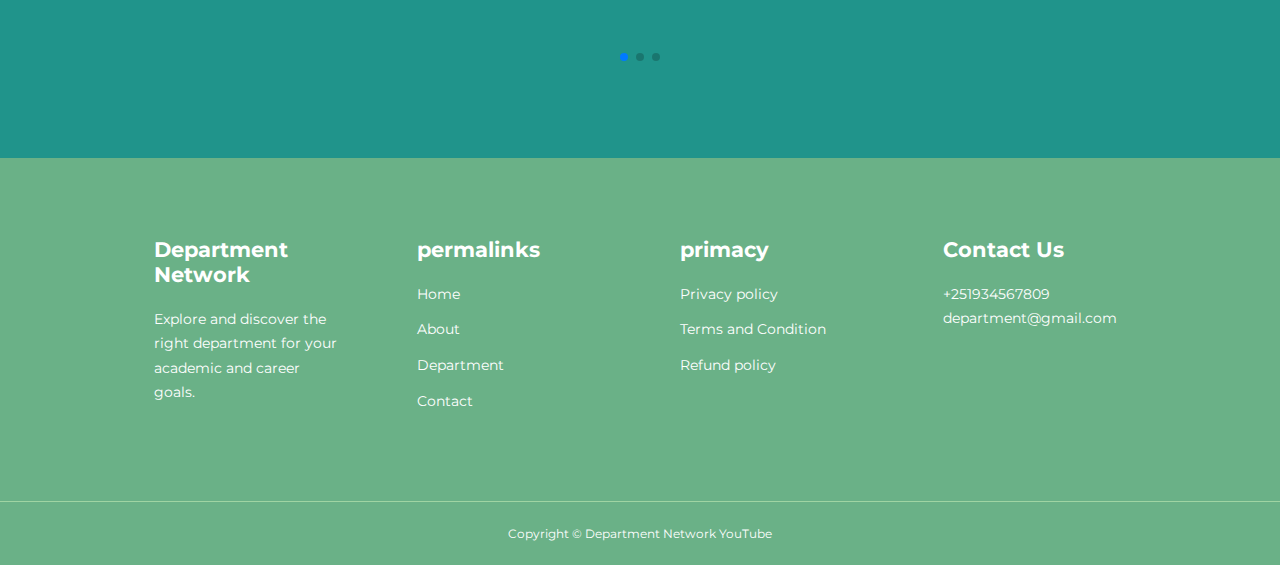
<file: department/index.html>
<!DOCTYPE html>
<html lang="en">
<head>
    <meta charset="UTF-8">
    <meta http-equiv="X-UA-Compatible" content="IE=edge">
    <meta name="viewport" content="width=device-width, initial-scale=1.0">
    <title>Educational Website using HTML, CSS & Javascript</title>

    <!--ICONSCOUT CDN -->
    <link rel="stylesheet" href="https://unicons.iconscout.com/release/v4.0.8/css/line.css">

    <!--GOOGLE FONTS (MONTSERAT) -->
    <link rel="preconnect" href="https://fonts.googleapis.com">
    <link rel="preconnect" href="https://fonts.gstatic.com" crossorigin>
    <link href="https://fonts.googleapis.com/css2?family=Montserrat:wght@300;400;500;600;700;800;900&display=swap" rel="stylesheet">
 



    <!--SWIPER JS-->
    <link rel="stylesheet" href="https://cdn.jsdelivr.net/npm/swiper@11/swiper-bundle.min.css"/>


    <link rel="stylesheet" href="./css/style.css">
</head>
<body>
     <nav>
        <div class="container nav_container">
            <a href="index.html"><h4>DEPARTMENT NETWORK</h4></a>
            <u1 class="nav__menu">
               <li><a href="index.html">Home</a></li>
               <li><a href="about.html">About</a></li>  
               <li><a href="department.html">Department</a></li>  
               <li><a href="contact.html">Contact</a></li>  
            </u1>
            <button id="open-menu-btn"><i class="uil uil-bars"></i></button>
            <button id="close-menu-btn"><i class="uil uil-multiply"></i></button>
        </div>
     </nav>
     <!--=================== END OF NAVBAR====================-->
     
     



     <header>
        <div class="container header__container">
            <div class="header_left">
                <h1>Carefully choose your department to secure a bright future.</h1>
                <p>Choosing the right department is crucial for your career. Assess your interests, research options, and seek advice to make an informed decision. A thoughtful choice can lead to a fulfilling future.</p>
                <a href="department.html" class="btn btn-primary">Get started</a>
            </div>
            <div class="header__right">
                <div class="header__right-image">
                    <img src="./image/header.jpg" alt="Department illustration">
                </div>
            </div>
        </div>

     </header>
     <!--=================== END OF HEADER =================-->





     <section class="categories">
        <div class="container categories__container">
            <div class="categories__left">
                <h1>categories</h1>
                <p>
                    As a freshman at AASTU, choosing the right department is key to building a successful career. Our Department Recommendation Tool helps you explore fields in engineering, science, and technology, highlighting skills, course content, and career paths for each option.
                </p>
                <a href="#" class="btn"> Learn more </a>
            </div>
            <div class="categories__right">
                <article class="category">
                    <span class="category__icon"><i class="uil uil-laptop"></i></span>
                    <h5>Software Engineering </h5>
                    <p> Prepares students for careers in software development and project management. </p>
                </article>

                <article class="category">
                    <span class="category__icon"><i class="uil uil-lightbulb"></i></span>
                    <h5>Electrical and Computer Engineering </h5>
                    <p> Trains students in electronics and programming for careers in robotics and telecommunications.</p>
                </article>

                <article class="category">
                    <span class="category__icon"><i class="uil uil-robot"></i></span>
                    <h5>Mechanical Engineering </h5>
                    <p> Prepares students for careers in designing machines for manufacturing and aerospace. </p>
                </article>

                <article class="category">
                    <span class="category__icon"><i class="uil uil-circuit"></i></span>
                    <h5>Electromechanical Engineering </h5>
                    <p> Trains students for careers in automation and robotics. </p>
                </article>

                <article class="category">
                    <span class="category__icon"><i class="uil uil-trees"></i></span>
                    <h5>Environmental Engineering </h5>
                    <p> Trains students to address environmental challenges and promote sustainability.</p>
                </article>

                <article class="category">
                    <span class="category__icon"><i class="uil uil-hard-hat"></i></span>
                    <h5>Civil Engineering </h5>
                    <p> Prepares students for careers in designing and constructing infrastructure. </p>
                </article>

                <article class="category">
                    <span class="category__icon"><i class="uil uil-building"></i></span>
                    <h5>Architecture Engineering </h5>
                    <p> Designs buildings by integrating architecture and engineering principles. </p>
                </article>

                <article class="category">
                    <span class="category__icon"><i class="uil uil-flask"></i></span>
                    <h5>Chemical Engineering </h5>
                    <p> Trains students to convert raw materials into valuable products for industries like pharmaceuticals and energy. </p>
                </article>

                <article class="category">
                    <span class="category__icon"><i class="uil uil-shovel"></i></span>
                    <h5>Mining Engineering </h5>
                    <p> Trains students in mineral extraction and resource management.</p>
                </article>

                <article class="category">
                    <span class="category__icon"><i class="uil uil-restaurant"></i></span>
                    <h5>Food Science and Applied Nutrition </h5>
                    <p> Trains students in food safety, quality control, and nutritional benefits. </p>
                </article>

                <article class="category">
                    <span class="category__icon"><i class="uil uil-microscope"></i></i></span>
                    <h5>Biotechnology </h5>
                    <p> Trains students in genetics and microbiology to develop innovative healthcare and environmental solutions. </p>
                </article>

                <article class="category">
                    <span class="category__icon"><i class="uil uil-mountains"></i></span>
                    <h5>Geology </h5>
                    <p> Trains students to study Earth’s materials, rock formations, and natural resources. </p>
                </article>

                <article class="category">
                    <span class="category__icon"><i class="uil uil-flask-potion"></i></span>
                    <h5>Industrial Chemistry </h5>
                    <p> Trains students in chemical production and process design for various industries.</p>
                </article>

            </div>
        </div>
     </section>
     <!--===================== END OF CATEGORIES =============-->












     <section class="department">
        <h2>Popular Departments</h2>
        <div class="container department__container">

            <article class="department"> 
                <div class="department__image">
                    <img src="./image/SWE.jpg">
                </div>
                <div class="department__info">
                    <h4>Software Engineering</h4>
                <p>
                    focuses on building and maintaining software. Students learn coding, design, and project management, leading to careers in software development and tech innovation.
                </p>
                <a href="software-engineering.html" class="btn btn-primary">Learn More</a>
                </div>
            </article>

            <article class="department"> 
                <div class="department__image">
                    <img src="./image/EE2.jpg">
                </div>
                <div class="department__info">
                    <h4>Electrical and Computer Engineering</h4>
                <p>
                    combines electricity, electronics, and computing to drive innovation, leading to careers in telecommunications, robotics, and automation.
                </p>
                <a href="department.html" class="btn btn-primary">Learn More</a>
                </div>
            </article>

            <article class="department">
                <div class="department__image">
                    <img src="./image/AE.jpg">
                </div>
                <div class="department__info">
                    <h4>Architecture Engineering</h4>
                <p>
                    Integrates design and engineering principles to create functional and aesthetic buildings, preparing students for careers in architectural design and construction management. 
                </p>
                <a href="department.html" class="btn btn-primary">Learn More</a>
                </div>
            </article>

        </div>
     </section>
           <!---==============END OF DEPARTMENT ============-->



           <section class="faqs">
              <h2>Frequently Asked Question</h2>
              <div class="container faqs__container">
                <article class="faq">
                    <div class="faq__icon"><i class="uil uil-plus"></i></div>
                    <div class="question__answer">
                        <h4>What are the job prospects for graduates in this department?</h4>
                        <p>
                            <b>Software Engineering</b>: Graduates have strong job prospects in tech, finance, and healthcare, filling roles such as software developers, data scientists, and systems analysts.<br>
                            <b>Electrical and Computer Engineering</b>: Opportunities are robust in telecommunications, robotics, power systems, and automation, with careers like electrical engineer, hardware engineer, and network analyst.<br>
                            <b>Mechanical Engineering</b>: Job prospects include industries like automotive, aerospace, manufacturing, and renewable energy, with roles such as mechanical designer, project engineer, and maintenance engineer.<br>
                            <b>Electromechanical Engineering</b>: Graduates find roles in automation, robotics, and manufacturing, often as control systems engineers, robotics engineers, or maintenance specialists.<br>
                            <b>Mining Engineering</b>: Job opportunities are available in mining, natural resources, and environmental consulting, with roles such as mine planner, safety engineer, and environmental manager.<br>
                            <b>Chemical Engineering</b>: Graduates work in industries like pharmaceuticals, energy, and manufacturing, with roles in process engineering, quality control, and environmental safety.<br>
                            <b>Environmental Engineering</b>: Job prospects include sustainability, water resource management, and environmental consultancy, with roles such as environmental engineer, sustainability specialist, and waste management consultant.<br>
                            <b>Architecture Engineering</b>: Graduates work in building design, construction, and urban planning, often as architectural engineers, project managers, or sustainable design specialists.<br>
                            <b>Civil Engineering</b>: Job prospects are broad in construction, infrastructure, and urban development, with roles like structural engineer, construction manager, and transportation engineer.<br>
                            <b>Food Science and Applied Nutrition</b>: Careers include food production, quality assurance, and product development in industries like food and beverages, with roles such as food technologist, nutritionist, and quality control manager.<br>
                            <b>Biotechnology</b>: Graduates work in healthcare, agriculture, and pharmaceuticals, with roles like research scientist, bioprocess engineer, and clinical lab technologist.<br>
                            <b>Industrial Chemistry</b>: Job prospects are strong in chemicals, pharmaceuticals, and manufacturing, with roles such as chemical analyst, lab technician, and production manager.<br>
                            <b>Geology</b>: Career options include environmental consulting, mining, and oil exploration, with roles like geologist, environmental scientist, and geotechnical analyst.
                        </p>
                    </div>
                </article>

                <article class="faq">
                    <div class="faq__icon"><i class="uil uil-plus"></i></div>
                    <div class="question__answer">
                        <h4>What skills and qualities are essential for success in this field?</h4>
                        <p>
                            <b>Software Engineering</b>: Strong programming and problem-solving skills, logical thinking, attention to detail, adaptability, and teamwork are key. Proficiency in languages like Python, Java, and understanding software development methodologies (e.g., Agile) is also essential.<br>
                            <b>Electrical and Computer Engineering</b>: Proficiency in circuit design, understanding of electronics and computing, analytical skills, troubleshooting, and technical writing are important. Familiarity with tools like MATLAB or PCB design software is often required.<br>
                            <b>Mechanical Engineering</b>: Strong grasp of physics and math, creativity in design, analytical skills, proficiency with CAD software, and knowledge of thermodynamics and materials science are essential for success.<br>
                            <b>Electromechanical Engineering</b>: Skills in electronics, mechanics, and control systems, along with a good understanding of automation and robotics. Problem-solving, hands-on technical abilities, and familiarity with systems integration are crucial.<br>                           
                            <b>Mining Engineering</b>: Physical stamina, spatial awareness, problem-solving, knowledge of geology and mineral resources, and safety-consciousness are key qualities. Familiarity with mining software and environmental regulations is also valuable.<br>                         
                            <b>Chemical Engineering</b>: Strong chemistry and math background, analytical skills, attention to detail, process-oriented thinking, and safety awareness. Knowledge of lab techniques, chemical processes, and manufacturing systems is essential.<br>                           
                            <b>Environmental Engineering</b>: Problem-solving, knowledge of environmental laws, strong communication skills, data analysis, and understanding of ecological systems. Skills in GIS and environmental impact assessment are often helpful.<br>                           
                            <b>Architecture Engineering</b>: Creativity in design, spatial awareness, project management skills, proficiency in CAD software, and understanding of structural principles. Attention to detail and communication skills are also critical.<br>                            
                            <b>Civil Engineering</b>: Strong math and physics knowledge, analytical and organizational skills, familiarity with construction materials, and proficiency in design software like AutoCAD. Problem-solving and project management are crucial.<br>
                            <b>Food Science and Applied Nutrition</b>: Understanding of food chemistry and microbiology, analytical skills, attention to detail, knowledge of food safety standards, and proficiency in lab techniques. Problem-solving and adaptability are also important.<br>                           
                            <b>Biotechnology</b>: Strong biology and chemistry foundation, lab skills, attention to detail, critical thinking, and a willingness to learn and adapt to new technologies. Data analysis and knowledge of genetic engineering or microbiology are advantageous.<br>                            
                            <b>Industrial Chemistry</b>: Chemistry expertise, analytical skills, attention to safety, process-oriented thinking, and technical skills in lab equipment. Familiarity with production and quality control processes is also valuable.<br>
                            <b>Geology</b>: Fieldwork skills, understanding of rock formations and earth processes, spatial awareness, critical thinking, and familiarity with geological software. Physical stamina and problem-solving are essential, especially in outdoor environments.
                        </p>
                    </div>
                </article>

                <article class="faq">
                    <div class="faq__icon"><i class="uil uil-plus"></i></div>
                    <div class="question__answer">
                        <h4>Which subjects or topics will I study in this department?</h4>
                        <p>
                            <b>Software Engineering</b>: Expect to dive into programming languages (like Java, Python, and C++), data structures, algorithms, software design principles, database management, and web and mobile development. You'll also explore topics like operating systems, software testing, and cybersecurity—because no one wants their code to be hacked, right?<br>
                            <b>Electrical and Computer Engineering</b>: This field covers circuit analysis, digital systems, signal processing, microprocessors, and communication systems. You’ll get a strong foundation in electromagnetism, control systems, and power systems, preparing you to tackle everything from renewable energy to designing gadgets that could soon make your home smarter than you.<br>
                            <b>Mechanical Engineering</b>: Prepare to study thermodynamics, fluid mechanics, materials science, and mechanical design. You’ll also explore manufacturing processes, heat transfer, and robotics, making it a perfect field for those who enjoy tinkering with things, like engineering geniuses who make awesome inventions (and maybe a few explosions… but in a safe lab environment).<br>                           
                            <b>Electromechanical Engineering</b>: A fusion of electrical and mechanical engineering, you’ll study control systems, robotics, automation, digital electronics, and mechatronics. Think of it as the department that creates the next generation of smart devices, machines, and systems that can run the world—or at least, your washing machine.<br>                            
                            <b>Mining Engineering</b>: This field involves geology, mineral processing, mine design, and environmental management. You’ll learn about mine safety, resource extraction, and blasting techniques (so, no need for a superhero career—just blow things up responsibly and with science!).<br>                           
                            <b>Chemical Engineering</b>: Dive into chemical reaction engineering, process design, fluid mechanics, thermodynamics, and materials science. You’ll also explore biochemical engineering, environmental chemistry, and energy systems, becoming the expert in turning raw materials into life-changing products (including that delicious beverage you sip daily).<br>                           
                            <b>Environmental Engineering</b>: You’ll study water treatment, waste management, sustainable design, and air quality control. This department will teach you how to balance engineering with ecology and ensure that the planet doesn’t turn into a giant landfill. We’re looking at you to save us from climate change, one environmentally friendly solution at a time.<br>                           
                            <b>Architecture Engineering</b>: Subjects include building design, construction management, structural systems, building materials, and energy efficiency. You'll explore CAD software, environmental design, and urban planning, designing the next skyscraper, or at least a cool treehouse (hey, it counts as practice!).<br>                           
                            <b>Civil Engineering</b>: Study structural analysis, transportation engineering, construction management, geotechnical engineering, and water resources. You'll master the principles of designing everything from bridges to dams and even those enormous skyscrapers that make us feel tiny and amazed.<br>                          
                            <b>Food Science and Applied Nutrition</b>: You’ll delve into food microbiology, food chemistry, food safety, nutritional science, and food engineering. It’s where science meets the kitchen, studying everything from preservation techniques to nutritional labeling, ensuring that what you eat doesn’t just taste good but is also good for you.<br>                       
                            <b>Biotechnology</b>: Topics will include genetics, molecular biology, bioprocess engineering, bioinformatics, and biomedical engineering. It’s a field that connects biology and technology to solve medical, environmental, and agricultural problems—kind of like making a superhero serum, but more on the “science” side of things.<br>                          
                            <b>Industrial Chemistry</b>: Study chemical processes, reaction engineering, polymer chemistry, material science, and process optimization. You'll work on designing efficient systems for chemical manufacturing, helping industries improve production while making sure you don’t accidentally create a giant chemical spill.<br>                           
                            <b>Geology</b>: You’ll study earth processes, geological mapping, mineralogy, petrology, seismology, and geohazards. You’ll also explore hydrogeology and volcanology—you know, just in case you want to become an expert on earthquakes or the next big volcanic eruption.<br>
                        </p>
                    </div>
                </article>

                <article class="faq">
                    <div class="faq__icon"><i class="uil uil-plus"></i></div>
                    <div class="question__answer">
                        <h4>What are the typical career paths for graduates in this area?</h4>
                        <p>
                            <b>Software Engineering</b>: Software Developer, Systems Analyst, Data Scientist, UX/UI Designer, and DevOps Engineer. Graduates can work in tech, finance, healthcare, and entertainment industries.<br>
                            <b>Electrical and Computer Engineering</b>: Electrical Engineer, Network Engineer, Control Systems Engineer, Hardware Developer, and Telecommunications Specialist. Common fields include telecommunications, robotics, and electronics.<br>
                            <b>Mechanical Engineering</b>: Mechanical Designer, Project Engineer, Maintenance Engineer, Automotive Engineer, and HVAC Specialist. Graduates often work in automotive, aerospace, and energy sectors.<br>
                            <b>Electromechanical Engineering</b>: Robotics Engineer, Automation Engineer, Control Systems Engineer, Manufacturing Engineer, and Mechatronics Specialist, with roles in automation, robotics, and advanced manufacturing.<br>
                            <b>Mining Engineering</b>: Mine Planner, Mining Safety Engineer, Geotechnical Engineer, Environmental Manager, and Mineral Processing Engineer, with careers in mining, natural resources, and environmental consulting.<br>
                            <b>Chemical Engineering</b>: Process Engineer, Quality Control Specialist, Environmental Engineer, Chemical Safety Engineer, and Product Development Scientist. Industries include pharmaceuticals, food processing, and energy.<br>
                            <b>Environmental Engineering</b>: Environmental Consultant, Water Resources Engineer, Waste Management Engineer, Sustainability Specialist, and Air Quality Engineer, with roles in government, consulting, and non-profit sectors.<br>
                            <b>Architecture Engineering</b>: Architectural Engineer, Structural Engineer, Building Systems Engineer, Construction Manager, and Sustainable Design Specialist. Career paths are in building design, construction, and urban planning.<br>
                            <b>Civil Engineering</b>: Structural Engineer, Transportation Engineer, Geotechnical Engineer, Construction Manager, and Urban Planner. Graduates work in infrastructure development, transportation, and construction.<br>
                            <b>Food Science and Applied Nutrition</b>: Food Technologist, Quality Assurance Specialist, Nutritionist, Product Developer, and Food Safety Manager, with careers in the food and beverage, healthcare, and wellness industries.<br>
                            <b>Biotechnology</b>: Research Scientist, Bioprocess Engineer, Clinical Lab Technologist, Biotech Sales Specialist, and Quality Control Analyst, with roles in healthcare, pharmaceuticals, and agriculture.<br>
                            <b>Industrial Chemistry</b>: Chemical Analyst, Lab Technician, Quality Control Manager, Production Supervisor, and R&D Chemist. Graduates find roles in manufacturing, pharmaceuticals, and chemical production.<br>
                            <b>Geology</b>: Geologist, Environmental Scientist, Geotechnical Engineer, Hydrogeologist, and Mining Geologist, with careers in environmental consulting, mining, oil and gas, and academia.
                        </p>
                    </div>
                </article>

                <article class="faq">
                    <div class="faq__icon"><i class="uil uil-plus"></i></div>
                    <div class="question__answer">
                        <h4>How challenging is the coursework compared to other departments?</h4>
                        <p>
                            <b>Software Engineering</b>: Coursework can be challenging due to intensive programming, problem-solving, and debugging. It requires logical thinking and a strong grasp of mathematics and algorithms, which can be demanding, especially in advanced courses.<br>
                            <b>Electrical and Computer Engineering</b>: Known for its challenging mix of electronics, circuits, and signal processing. The coursework requires a deep understanding of complex math and physics concepts, making it one of the more rigorous engineering fields.<br>
                            <b>Mechanical Engineering</b>: Courses in thermodynamics, fluid mechanics, and materials science are known for their difficulty. Students face complex calculations and lab work, requiring both theoretical knowledge and practical problem-solving skills.<br>
                            <b>Electromechanical Engineering</b>: This field combines the challenges of electrical and mechanical engineering, requiring skills in both electronics and mechanics. Balancing these subjects can be challenging, but it offers a well-rounded skill set.<br>
                            <b>Mining Engineering</b>: Coursework includes geology, mineral processing, and safety management, which can be demanding. Fieldwork is often part of the curriculum, requiring physical endurance and hands-on problem-solving.<br>
                            <b>Chemical Engineering</b>: Known for its challenging mix of chemistry, physics, and process engineering. Courses in reaction engineering and thermodynamics are particularly rigorous and demand strong analytical and problem-solving skills.<br>
                            <b>Environmental Engineering</b>: Courses can be challenging as they combine engineering principles with environmental science. Topics like water treatment and pollution control involve complex systems and require a broad understanding of science and regulations.<br>
                            <b>Architecture Engineering</b>: Balances creativity with engineering, requiring detailed design work and knowledge of structural principles. The workload is often intense due to project-based assignments and time-consuming design tasks.<br>
                            <b>Civil Engineering</b>: Coursework is challenging in areas like structural analysis and geotechnical engineering, which require a strong grasp of physics and math. Projects can be intensive, especially in courses focused on design and construction.<br>
                            <b>Food Science and Applied Nutrition</b>: Challenges include understanding complex chemistry and biology in food production. Labs and practical work require precision and attention to detail, but coursework tends to be more manageable compared to other engineering fields.<br>
                            <b>Biotechnology</b>: Requires a strong foundation in biology and chemistry, with challenging lab work and technical coursework in areas like genetics and molecular biology. Staying current with rapidly evolving biotechnologies can add to the difficulty.<br>
                            <b>Industrial Chemistry</b>: The coursework can be demanding, involving complex chemical processes and lab work. Subjects like reaction engineering and material science require a solid understanding of chemistry and analytical skills.<br>
                            <b>Geology</b>: While theoretical work can be less intense than in some engineering fields, geology often involves challenging fieldwork and courses in earth processes, mineralogy, and geohazards, requiring a mix of practical and academic skills.
                        </p>
                    </div>
                </article>

                <article class="faq">
                    <div class="faq__icon"><i class="uil uil-plus"></i></div>
                    <div class="question__answer">
                        <h4>Are there internship or research opportunities in this field? </h4>
                        <p>
                            <b>Software Engineering</b>: There are numerous internship opportunities in software development, data analysis, and cybersecurity with tech companies, startups, and research labs. Research opportunities often focus on areas like artificial intelligence, machine learning, and software optimization.<br>
                            <b>Electrical and Computer Engineering</b>: Internships are available in telecommunications, electronics, and automation. Research projects can involve robotics, signal processing, and renewable energy, often in collaboration with research institutions or industry labs.<br>
                            <b>Mechanical Engineering</b>: Internships are available in automotive, aerospace, manufacturing, and energy sectors. Research opportunities include projects in thermodynamics, robotics, and materials science, often linked to industrial partners.<br>
                            <b>Electromechanical Engineering</b>: Opportunities exist in automation, robotics, and manufacturing industries. Internships often involve mechatronics and control systems, while research focuses on robotics, advanced manufacturing, and integration of mechanical and electrical systems.<br>
                            <b>Mining Engineering</b>: Mining companies and environmental consultancies often offer internships for fieldwork and mine planning. Research opportunities are available in mineral processing, mine safety, and sustainable mining practices.<br>
                            <b>Chemical Engineering</b>: Internships are offered in chemical manufacturing, pharmaceuticals, and environmental engineering. Research can focus on areas like reaction engineering, process optimization, and bioengineering, often supported by industrial or academic partnerships.<br>
                            <b>Environmental Engineering</b>: Many internships are available in environmental consulting, water management, and waste treatment. Research opportunities include projects on sustainability, pollution control, and climate change mitigation, often funded by environmental agencies.<br>
                            <b>Architecture Engineering</b>: Internships are common in architectural firms and construction companies, focusing on design, project management, and sustainable building. Research often involves green building technologies, energy efficiency, and urban planning.<br>
                            <b>Civil Engineering</b>: Construction, transportation, and infrastructure firms offer internships in project management and structural analysis. Research opportunities focus on areas like seismic engineering, water resources, and sustainable construction.<br>
                            <b>Food Science and Applied Nutrition</b>: Internships are available in food processing, quality control, and product development. Research opportunities include food safety, nutritional science, and new food technologies, often in collaboration with food companies or health agencies.<br>
                            <b>Biotechnology</b>: Internships are common in healthcare, pharmaceuticals, and agricultural biotech. Research areas include genetic engineering, bioprocessing, and bioinformatics, often involving partnerships with biotech firms or research centers.<br>
                            <b>Industrial Chemistry</b>: Chemical companies, labs, and manufacturing firms offer internships focused on production and quality control. Research opportunities include process engineering, material synthesis, and polymer chemistry.<br>
                            <b>Geology</b>: Internships are available in environmental consulting, mining, and oil and gas exploration. Research opportunities cover topics like geohazards, mineral exploration, and hydrogeology, often involving fieldwork or collaborations with environmental agencies.
                        </p>
                    </div>
                </article>

                <article class="faq">
                    <div class="faq__icon"><i class="uil uil-plus"></i></div>
                    <div class="question__answer">
                        <h4>What industries hire graduates from this department?</h4>
                        <p>
                            <b>Software Engineering</b>: Tech, finance, healthcare, e-commerce, entertainment, and government sectors all hire software engineering graduates for roles in software development, data science, and cybersecurity.<br>
                            <b>Electrical and Computer Engineering</b>: Industries include telecommunications, electronics manufacturing, energy (especially renewable energy), automotive, and aerospace, as well as consumer electronics and robotics.<br>
                            <b>Mechanical Engineering</b>: Mechanical engineers are employed in the automotive, aerospace, energy (including renewable energy), manufacturing, robotics, and HVAC industries.<br>
                            <b>Electromechanical Engineering</b>: Industries such as robotics, automation, manufacturing, automotive, aerospace, and consumer electronics hire electromechanical engineers for roles involving control systems and automation.<br>
                            <b>Mining Engineering</b>: Mining, oil and gas, environmental consulting, construction, and government agencies are key employers, with roles in mineral exploration, mine safety, and environmental management.<br>
                            <b>Chemical Engineering</b>: Graduates work in pharmaceuticals, petrochemicals, food and beverage, energy, environmental engineering, and materials manufacturing, with roles in process engineering and quality control.<br>
                            <b>Environmental Engineering</b>: Environmental consulting, government agencies, waste management, water resources, and renewable energy sectors hire environmental engineers to work on projects related to sustainability, pollution control, and climate change.<br>
                            <b>Architecture Engineering</b>: Architectural firms, construction companies, urban planning agencies, and green building consultancies employ graduates to work on building design, construction management, and sustainable architecture.<br>
                            <b>Civil Engineering</b>: Graduates find roles in construction, infrastructure, transportation, government, water management, and environmental consulting, working on projects like roads, bridges, and water systems.<br>
                            <b>Food Science and Applied Nutrition</b>: Industries such as food and beverage production, pharmaceuticals, health and wellness, and regulatory agencies hire food scientists for roles in quality control, research, and product development.<br>
                            <b>Biotechnology</b>: Biotech, pharmaceuticals, healthcare, agriculture, and environmental sectors employ biotechnology graduates in roles related to genetic research, bioprocessing, and drug development.<br>
                            <b>Industrial Chemistry</b>: Chemical manufacturing, pharmaceuticals, cosmetics, environmental agencies, and materials science industries hire industrial chemists to work on process optimization, quality control, and product formulation.<br>
                            <b>Geology</b>: Environmental consulting, mining, oil and gas, construction, and government agencies employ geologists for roles in resource exploration, geotechnical analysis, and environmental assessment.
                        </p>
                    </div>
                </article>

                <article class="faq">
                    <div class="faq__icon"><i class="uil uil-plus"></i></div>
                    <div class="question__answer">
                        <h4>What practical experiences will I gain from this field?</h4>
                        <p>
                            <b>Software Engineering</b>: Projects include building software applications, developing algorithms, and designing websites or mobile apps. Students often work on collaborative coding projects, database management, cybersecurity, and capstone projects focused on real-world software solutions.<br>
                            <b>Electrical and Computer Engineering</b>: Hands-on experiences include designing and testing circuits, programming microcontrollers, and building prototypes for devices like communication systems and robotics. Projects may involve signal processing, power electronics, and renewable energy systems.<br>
                            <b>Mechanical Engineering</b>: Students work on designing and building mechanical systems, such as engines, HVAC systems, or robotics. Practical experiences include lab work in thermodynamics and fluid mechanics, as well as participating in projects like creating prototypes or working on automotive or aerospace systems.<br>
                            <b>Electromechanical Engineering</b>: Practical experiences involve working with automation systems, robotics, and mechatronics. Projects often include designing control systems, building robotic devices, and working on interdisciplinary projects that combine electronics and mechanics.<br>
                            <b>Mining Engineering</b>: Students gain hands-on experience with mine planning, mineral processing, and safety protocols. Field trips to mines, lab work in geology, and projects related to mine design and environmental impact assessments are common.<br>
                            <b>Chemical Engineering</b>: Projects include designing chemical processes, developing safety protocols, and optimizing production techniques. Lab work focuses on reaction engineering, fluid dynamics, and material synthesis, often tied to real-world applications in industry.<br>
                            <b>Environmental Engineering</b>: Students engage in projects related to water treatment, waste management, and pollution control. Practical experiences include environmental assessments, sustainability projects, and lab work in water quality testing and air pollution measurement.<br>
                            <b>Architecture Engineering</b>: Practical projects involve designing buildings, working with CAD software, and understanding building materials and structural systems. Students often participate in design studios, sustainable building projects, and hands-on construction experience.<br>
                            <b>Civil Engineering</b>: Students gain practical experience through projects on infrastructure design, structural analysis, and geotechnical studies. Fieldwork, lab testing of materials, and team-based projects focused on roads, bridges, and water systems are common.<br>
                            <b>Food Science and Applied Nutrition</b>: Projects include food product development, nutritional analysis, and quality control testing. Lab work involves food chemistry, microbiology, and testing for food safety and preservation methods.<br>
                            <b>Biotechnology</b>: Practical experiences include lab work in genetics, molecular biology, and bioengineering. Projects often involve cell culture, DNA analysis, and developing biotechnological applications in healthcare or agriculture.<br>
                            <b>Industrial Chemistry</b>: Students work on projects in chemical analysis, process optimization, and materials development. Lab work includes synthesis and testing of chemicals and polymers, with an emphasis on industrial applications.<br>
                            <b>Geology</b>: Fieldwork is a core part of geology studies, including geological mapping and rock and mineral analysis. Projects focus on studying earth processes, environmental assessments, and understanding geohazards like earthquakes and landslides.
                        </p>
                    </div>
                </article>

              </div>
           </section>



           <!--================ END OF FAQs =====================-->



            


           <section class="container testimonial__container mySwiper">
               <h2>Students' Testimonials</h2>
               <div class="swiper-wrapper">
                   <article class="testimonial swiper-slide">
                       <div class="avatar">
                           <img src="./image/email.jpg">
                       </div>
                        <div class="testimonial__info">
                            <h5> Hana Gizaw</h5>
                            <small>student</small>
                        </div>
                        <div class="testimonial__body">
                            <p>
                                This Website made it easy to explore departments and find the right fit for me. It’s a great tool for making informed decisions about my academic future!
                            </p>
                        </div>
                   </article>

                   <article class="testimonial swiper-slide">
                    <div class="avatar">
                        <img src="./image/email1.png">
                    </div>
                     <div class="testimonial__info">
                         <h5> Abel T</h5>
                         <small>student</small>
                     </div>
                     <div class="testimonial__body">
                         <p>
                            Using this app, I was able to quickly compare departments and their career options. It made my decision-making process much clearer and easier.
                         </p>
                     </div>
                </article>

                <article class="testimonial swiper-slide">
                    <div class="avatar">
                        <img src="./image/email2.png">
                    </div>
                     <div class="testimonial__info">
                         <h5> Sol Gb</h5>1  
                         <small>student</small>
                     </div>
                     <div class="testimonial__body">
                         <p>
                            Exploring departments through this website was incredibly helpful. It offered all the details I needed, making it easier to choose the right path for my future.
                         </p>
                     </div>
                </article>

                <article class="testimonial swiper-slide">
                    <div class="avatar">
                        <img src="./image/email3.png">
                    </div>
                     <div class="testimonial__info">
                         <h5> Mercy Eyasu</h5>
                         <small>student</small>
                     </div>
                     <div class="testimonial__body">
                         <p>
                            This website provided a detailed look at various departments and their career prospects, making it a valuable tool in helping me make informed academic choices.
                         </p>
                     </div>
                </article>

                <article class="testimonial swiper-slide">
                    <div class="avatar">
                        <img src="./image/email4.jpg">
                    </div>
                     <div class="testimonial__info">
                         <h5> Rediet B</h5>
                         <small>student</small>
                     </div>
                     <div class="testimonial__body">
                         <p>
                            Thanks to this website, I was able to easily explore the various departments and understand what they entail, allowing me to make a confident decision about my academic journey.
                         </p>
                     </div>
                </article>

               </div>
               <div class="swiper-pagination"></div>
           </section>
           <!--============== END OF TESTIMONIALS ============-->




           <footer>
            <div class="container footer__container">
                <div class="footer__1">
                    <a href="index.html" class="footer__logo"><h4>Department Network</h4></a>
                    <p>
                        Explore and discover the right department for your academic and career goals.
                    </p>
                </div>

                <div class="footer__2">
                  <h4>permalinks</h4>
                  <u1 class="permalink">
                    <li><a href="index.html">Home</a></li>
                    <li><a href="about.html">About</a></li>
                    <li><a href="department.html">Department</a></li>
                    <li><a href="contact.html">Contact</a></li>
                  </u1>
                </div>

                <div class="footer__3">
                    <h4>primacy</h4>
                    <u1 class="privacy">
                        <li><a href="#">Privacy policy</a></li>
                        <li><a href="#">Terms and Condition</a></li>
                        <li><a href="#">Refund policy</a></li>
                    </u1>
                </div>

                <div class="footer__4">
                    <h4>Contact Us</h4>
                    <div>
                        <p>+251934567809</p>
                        <p>department@gmail.com</p>
                    </div> 

                    <u1 class="footer__socials">
                        <li>
                            <a href="#"><i class="uil uil-facebook-f"></i></a>
                        </li>
                        <li>
                            <a href="#"><i class="uil uil-instagram-alt"></i></a>
                        </li>
                        <li>
                            <a href="#"><i class="uil uil-twitter"></i></a>
                        </li>
                        <li>
                            <a href="#"><i class="uil uil-linkedin-alt"></i></a>
                        </li>
                    </u1>
                </div>
            </div>
            <div class="footer__copyright">
                <small>Copyright &copy; Department Network YouTube</small>
             </div>
           </footer>







     <script src="https://cdn.jsdelivr.net/npm/swiper@11/swiper-bundle.min.js"></script>
     <script src="./main.js"></script>



     <script>
        
        var swiper = new Swiper(".mySwiper", {
          slidesPerView: 3,
          spaceBetween: 30,
          pagination: {
            el: ".swiper-pagination",
            clickable: true,
          },
          
          breakpoints: {
               600:{
                    slidesPerview: 2
               }
          }
        });
      </script>

     
</body>
</html>
</file>
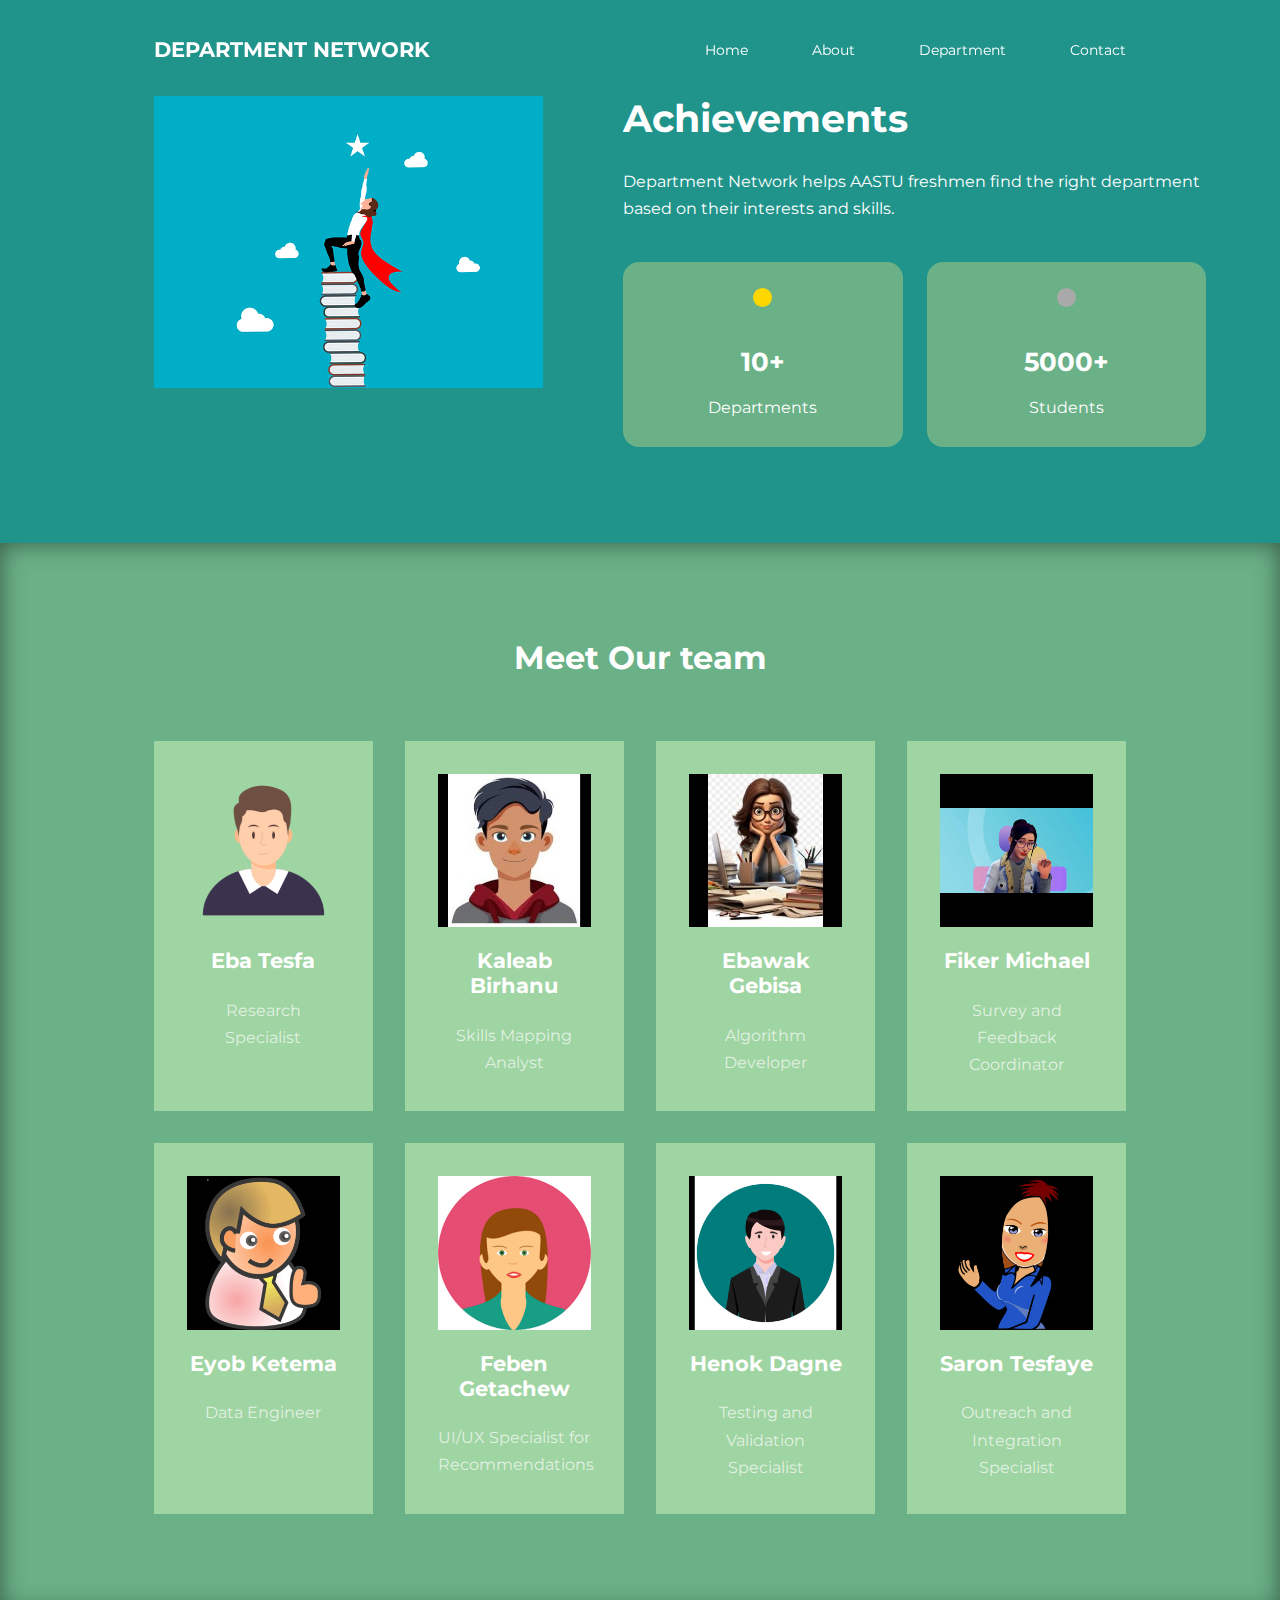
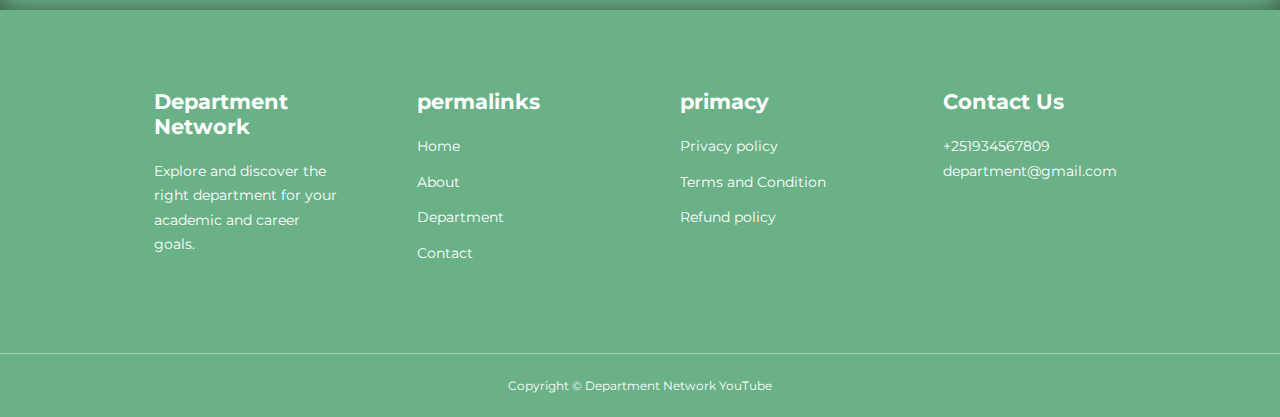
<file: about.html>
<!DOCTYPE html>
<html lang="en">
<head>
    <meta charset="UTF-8">
    <meta http-equiv="X-UA-Compatible" content="IE=edge">
    <meta name="viewport" content="width=device-width, initial-scale=1.0">
    <title>Educational Website using HTML, CSS & Javascript</title>

    <!--ICONSCOUT CDN -->
    <link rel="stylesheet" href="https://unicons.iconscout.com/release/v4.0.8/css/line.css">

    <!--GOOGLE FONTS (MONTSERAT) -->
    <link rel="preconnect" href="https://fonts.googleapis.com">
    <link rel="preconnect" href="https://fonts.gstatic.com" crossorigin>
    <link href="https://fonts.googleapis.com/css2?family=Montserrat:wght@300;400;500;600;700;800;900&display=swap" rel="stylesheet">
 
    <link rel="stylesheet" href="./css/style.css">
    <link rel="stylesheet" href="./css/about.css">
</head>
<body>
     <nav>
        <div class="container nav_container">
            <a href="index.html"><h4>DEPARTMENT NETWORK</h4></a>
            <u1 class="nav__menu">
               <li><a href="index.html">Home</a></li>
               <li><a href="about.html">About</a></li>  
               <li><a href="department.html">Department</a></li>  
               <li><a href="contact.html">Contact</a></li>  
            </u1>
            <button id="open-menu-btn"><i class="uil uil-bars"></i></button>
            <button id="close-menu-btn"><i class="uil uil-multiply"></i></button>
        </div>
     </nav>
     <!--=================== END OF NAVBAR====================-->









    <section class="about__achievement">
        <div class="container about__achievements-container">
            <div class="about__achievements-left">
                <img src="./image/achievements.webp">
            </div>
            <div class="about__achievements-right">
                <h1>Achievements</h1>
                <p>Department Network helps AASTU freshmen find the right department based on their interests and skills.</p>
                    <div class="achievements__cards">
                        <article class="achievements__card">
                            <div class="achievement__icon"><i class="uil uil-video"></i></div>
                          <h3>10+</h3>
                          <p>Departments</p>
                        </article>
                        
                        <article class="achievements__card">
                            <div class="achievement__icon"><i class="uil uil-users-alt"></i></div>
                          <h3>5000+</h3>
                          <p>Students</p>
                        </article>
                      </div>
            </div>
        </div>
    </section>
    <!-- ============================ END OF ACHIEVEMENT =========================-->
 








    <section class="team">
        <h2>Meet Our team</h2>
        <div class="container team__container">
            <article class="team__member">
                <div class="team-member-image">
                    <img src="image/team.png" alt="Dawit Getachew">
                </div>
                <div class="team__member-info">
                    <h4>Eba Tesfa</h4>
                    <p>Research Specialist</p>
                </div>
                <div class="team__member-socials">
                    <a href="https://instagram.com" targets="_blank"><i class="uil uil-instagram"></i></a>
                    <a href="https://twitter.com" targets="_blank"><i class="uil uil-twitter-alt"></i></a>
                    <a href="https://linkedin.com" targets="_blank"><i class="uil uil-linkedin-alt"></i></a>
                 </div>
            </article>


            <article class="team__member">
                <div class="team-member-image">
                    <img src="image/team1.jpg" alt="Endale Abnet">
                </div>
                <div class="team__member-info">
                    <h4>Kaleab Birhanu</h4>
                    <p>Skills Mapping Analyst</p>
                </div>
                <div class="team__member-socials">
                    <a href="https://instagram.com" targets="_blank"><i class="uil uil-instagram"></i></a>
                    <a href="https://twitter.com" targets="_blank"><i class="uil uil-twitter-alt"></i></a>
                    <a href="https://linkedin.com" targets="_blank"><i class="uil uil-linkedin-alt"></i></a>
                </div>
            </article>


            <article class="team__member">
                <div class="team-member-image">
                    <img src="image/team 2.jpg" alt="Hana Girma">
                </div>
                <div class="team__member-info">
                    <h4>Ebawak Gebisa</h4>
                    <p> Algorithm Developer</p>
                </div>
                <div class="team__member-socials">
                    <a href="https://instagram.com" targets="_blank"><i class="uil uil-instagram"></i></a>
                    <a href="https://twitter.com" targets="_blank"><i class="uil uil-twitter-alt"></i></a>
                    <a href="https://linkedin.com" targets="_blank"><i class="uil uil-linkedin-alt"></i></a>
                </div>
            </article>


            <article class="team__member">
                <div class="team-member-image">
                    <img src="image/team 3.jpg" alt="Selam Desta">
                </div>
                <div class="team__member-info">
                    <h4>Fiker Michael</h4>
                    <p>Survey and Feedback Coordinator</p>
                </div>
                <div class="team__member-socials">
                    <a href="https://instagram.com" targets="_blank"><i class="uil uil-instagram"></i></a>
                    <a href="https://twitter.com" targets="_blank"><i class="uil uil-twitter-alt"></i></a>
                    <a href="https://linkedin.com" targets="_blank"><i class="uil uil-linkedin-alt"></i></a>
                </div>
            </article>


            <article class="team__member">
                <div class="team-member-image">
                    <img src="image/team 4.png" alt="Bemnet Mulatu">
                </div>
                <div class="team__member-info">
                    <h4>Eyob Ketema</h4>
                    <p> Data Engineer</p>
                </div>
                <div class="team__member-socials">
                    <a href="https://instagram.com" targets="_blank"><i class="uil uil-instagram"></i></a>
                    <a href="https://twitter.com" targets="_blank"><i class="uil uil-twitter-alt"></i></a>
                    <a href="https://linkedin.com" targets="_blank"><i class="uil uil-linkedin-alt"></i></a>
                </div>
            </article>


            <article class="team__member">
                <div class="team-member-image">
                    <img src="image/team 5.png" alt="Feben Getachew">
                </div>
                <div class="team__member-info">
                    <h4>Feben Getachew</h4>
                    <p>UI/UX Specialist for Recommendations</p>
                </div>
                <div class="team__member-socials">
                    <a href="https://instagram.com" targets="_blank"><i class="uil uil-instagram"></i></a>
                    <a href="https://twitter.com" targets="_blank"><i class="uil uil-twitter-alt"></i></a>
                    <a href="https://linkedin.com" targets="_blank"><i class="uil uil-linkedin-alt"></i></a>
                </div>
            </article>


            <article class="team__member">
                <div class="team-member-image">
                    <img src="image/team 6.png" alt="Yared Alemayew">
                </div>
                <div class="team__member-info">
                    <h4>Henok Dagne</h4>
                    <p>Testing and Validation Specialist</p>
                </div>
                <div class="team__member-socials">
                    <a href="https://instagram.com" targets="_blank"><i class="uil uil-instagram"></i></a>
                    <a href="https://twitter.com" targets="_blank"><i class="uil uil-twitter-alt"></i></a>
                    <a href="https://linkedin.com" targets="_blank"><i class="uil uil-linkedin-alt"></i></a>
                </div>
            </article>


            <article class="team__member">
                <div class="team-member-image">
                    <img src="image/team 7.png" alt="Saron Tesfaye">
                </div>
                <div class="team__member-info">
                    <h4>Saron Tesfaye</h4>
                    <p>Outreach and Integration Specialist</p>
                </div>
                <div class="team__member-socials">
                    <a href="https://instagram.com" targets="_blank"><i class="uil uil-instagram"></i></a>
                    <a href="https://twitter.com" targets="_blank"><i class="uil uil-twitter-alt"></i></a>
                    <a href="https://linkedin.com" targets="_blank"><i class="uil uil-linkedin-alt"></i></a>
                </div>
            </article>
        </div>
    </section>
    <!--================================ END OF TEAM ==============================-->














     <footer>
        <div class="container footer__container">
            <div class="footer__1">
                <a href="index.html" class="footer__logo"><h4>Department Network</h4></a>
                <p>
                    Explore and discover the right department for your academic and career goals.
                </p>
            </div>

            <div class="footer__2">
              <h4>permalinks</h4>
              <u1 class="permalink">
                <li><a href="index.html">Home</a></li>
                <li><a href="about.html">About</a></li>
                <li><a href="department.html">Department</a></li>
                <li><a href="contact.html">Contact</a></li>
              </u1>
            </div>

            <div class="footer__3">
                <h4>primacy</h4>
                <u1 class="privacy">
                    <li><a href="#">Privacy policy</a></li>
                    <li><a href="#">Terms and Condition</a></li>
                    <li><a href="#">Refund policy</a></li>
                </u1>
            </div>

            <div class="footer__4">
                <h4>Contact Us</h4>
                <div>
                    <p>+251934567809</p>
                    <p>department@gmail.com</p>
                </div> 

                <u1 class="footer__socials">
                    <li>
                        <a href="#"><i class="uil uil-facebook-f"></i></a>
                    </li>
                    <li>
                        <a href="#"><i class="uil uil-instagram-alt"></i></a>
                    </li>
                    <li>
                        <a href="#"><i class="uil uil-twitter"></i></a>
                    </li>
                    <li>
                        <a href="#"><i class="uil uil-linkedin-alt"></i></a>
                    </li>
                </u1>
            </div>
        </div>
        <div class="footer__copyright">
            <small>Copyright &copy; Department Network YouTube</small>
         </div>
       </footer>

 
<script src="./main.js"></script>
</body>
</html>
</file>
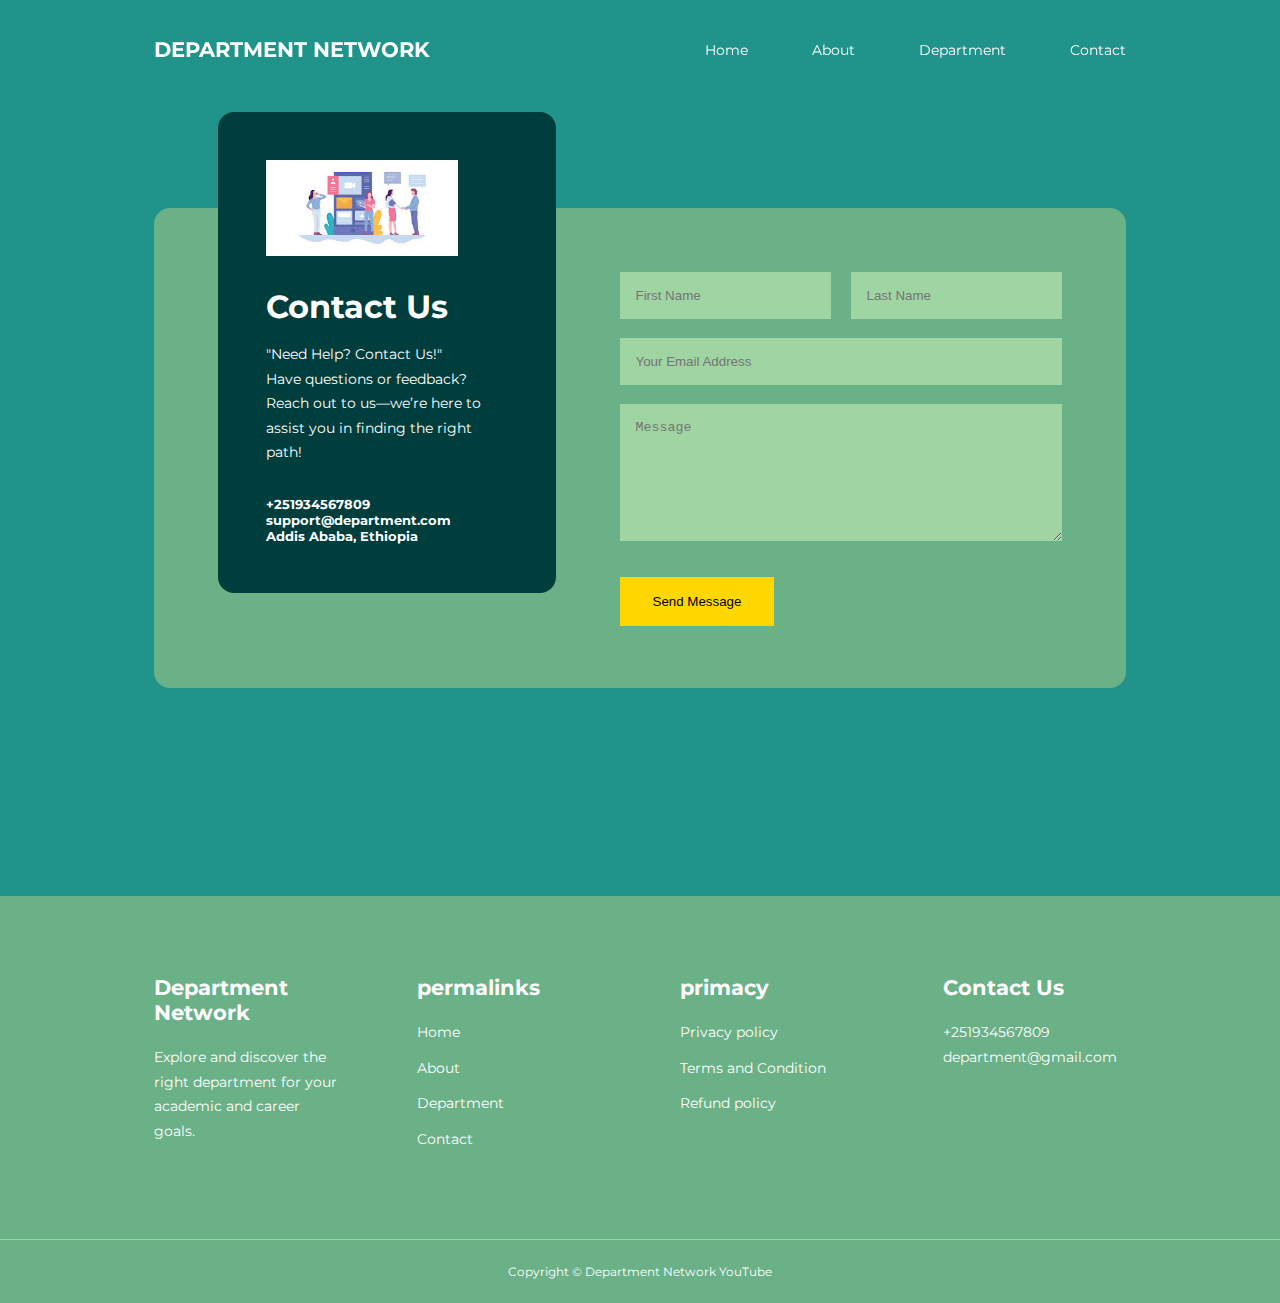
<file: contact.html>
<!DOCTYPE html>
<html lang="en">
<head>
    <meta charset="UTF-8">
    <meta http-equiv="X-UA-Compatible" content="IE=edge">
    <meta name="viewport" content="width=device-width, initial-scale=1.0">
    <title>Educational Website using HTML, CSS & Javascript</title>

    <!--ICONSCOUT CDN -->
    <link rel="stylesheet" href="https://unicons.iconscout.com/release/v4.0.8/css/line.css">

    <!--GOOGLE FONTS (MONTSERAT) -->
    <link rel="preconnect" href="https://fonts.googleapis.com">
    <link rel="preconnect" href="https://fonts.gstatic.com" crossorigin>
    <link href="https://fonts.googleapis.com/css2?family=Montserrat:wght@300;400;500;600;700;800;900&display=swap" rel="stylesheet">
 



    <!--SWIPER JS-->
    <link rel="stylesheet" href="./css/style.css">
    <link rel="stylesheet" href="./css/contact.css">
    <style>
        .department {
            margin-top: 1rem;
        }
    </style>
</head>
<body>
     <nav>
        <div class="container nav_container">
            <a href="index.html"><h4>DEPARTMENT NETWORK</h4></a>
            <u1 class="nav__menu">
               <li><a href="index.html">Home</a></li>
               <li><a href="about.html">About</a></li>  
               <li><a href="department.html">Department</a></li>  
               <li><a href="contact.html">Contact</a></li>  
            </u1>
            <button id="open-menu-btn"><i class="uil uil-bars"></i></button>
            <button id="close-menu-btn"><i class="uil uil-multiply"></i></button>
        </div>
     </nav>
     <!--=================== END OF NAVBAR====================-->
     
     





    <section class="contact">
        <div class="container contact_container">
            <aside  class="contact_aside">
                <div class="aside_image">
                    <img src="./image/contact us.jpg">
                </div>
                <h2>Contact Us</h2>
                <p>"Need Help? Contact Us!"<br>
                    Have questions or feedback? Reach out to us—we’re here to assist you in finding the right path!</p>
                    <ul class="contact_detail">
                        <li>
                            <i class="uil uil-phone-times"></i>
                            <h5>+251934567809</h5>
                        </li>
                        <li>
                            <i class="uil uil-envelope"></i>
                            <h5>support@department.com</h5>
                        </li>
                        <li>
                            <i class="uil uil-location-point"></i>
                            <h5>Addis Ababa, Ethiopia</h5>
                        </li>
                    </ul>
                    <ul class="contact_socials">
                        <li><a href="https://facebook.com"><i class="uil uil-facebook-f"></i></a></li>
                        <li><a href="https://uil-instagram.com"><i class="uil uil-instagram-alt"></i></a></li>
                        <li><a href="https://twitter.com"><i class="uil uil-twitter"></i></a></li>
                        <li><a href="https://linkedin.com"><i class="uil uil-linkedin-alt"></i></a></li>
                    </ul>
            </aside>




            <form action="https://formspree.io/f/mkgnawgd"  method="POST" class="contact_form">
                <div class="form_name">
                    <input type="text" name="First Name" placeholder="First Name" required>
                    <input type="text" name="Last Name" placeholder="Last Name" required>
                </div>
                <input type="email" name="Email Address" placeholder="Your Email Address" required>
                <textarea name="Message" rows="7" placeholder="Message" required></textarea>
                <button type="submit" class="btn btn-primary">Send Message</button>
            </form>
        </div>
    </section>



















     
     <footer>
        <div class="container footer__container">
            <div class="footer__1">
                <a href="index.html" class="footer__logo"><h4>Department Network</h4></a>
                <p>
                    Explore and discover the right department for your academic and career goals.
                </p>
            </div>

            <div class="footer__2">
              <h4>permalinks</h4>
              <u1 class="permalink">
                <li><a href="index.html">Home</a></li>
                <li><a href="about.html">About</a></li>
                <li><a href="department.html">Department</a></li>
                <li><a href="contact.html">Contact</a></li>
              </u1>
            </div>

            <div class="footer__3">
                <h4>primacy</h4>
                <u1 class="privacy">
                    <li><a href="#">Privacy policy</a></li>
                    <li><a href="#">Terms and Condition</a></li>
                    <li><a href="#">Refund policy</a></li>
                </u1>
            </div>

            <div class="footer__4">
                <h4>Contact Us</h4>
                <div>
                    <p>+251934567809</p>
                    <p>department@gmail.com</p>
                </div> 

                <u1 class="footer__socials">
                    <li>
                        <a href="#"><i class="uil uil-facebook-f"></i></a>
                    </li>
                    <li>
                        <a href="#"><i class="uil uil-instagram-alt"></i></a>
                    </li>
                    <li>
                        <a href="#"><i class="uil uil-twitter"></i></a>
                    </li>
                    <li>
                        <a href="#"><i class="uil uil-linkedin-alt"></i></a>
                    </li>
                </u1>
            </div>
        </div>
        <div class="footer__copyright">
            <small>Copyright &copy; Department Network YouTube</small>
         </div>
       </footer>

 
<script src="./main.js"></script>
</body>
</html>
</file>
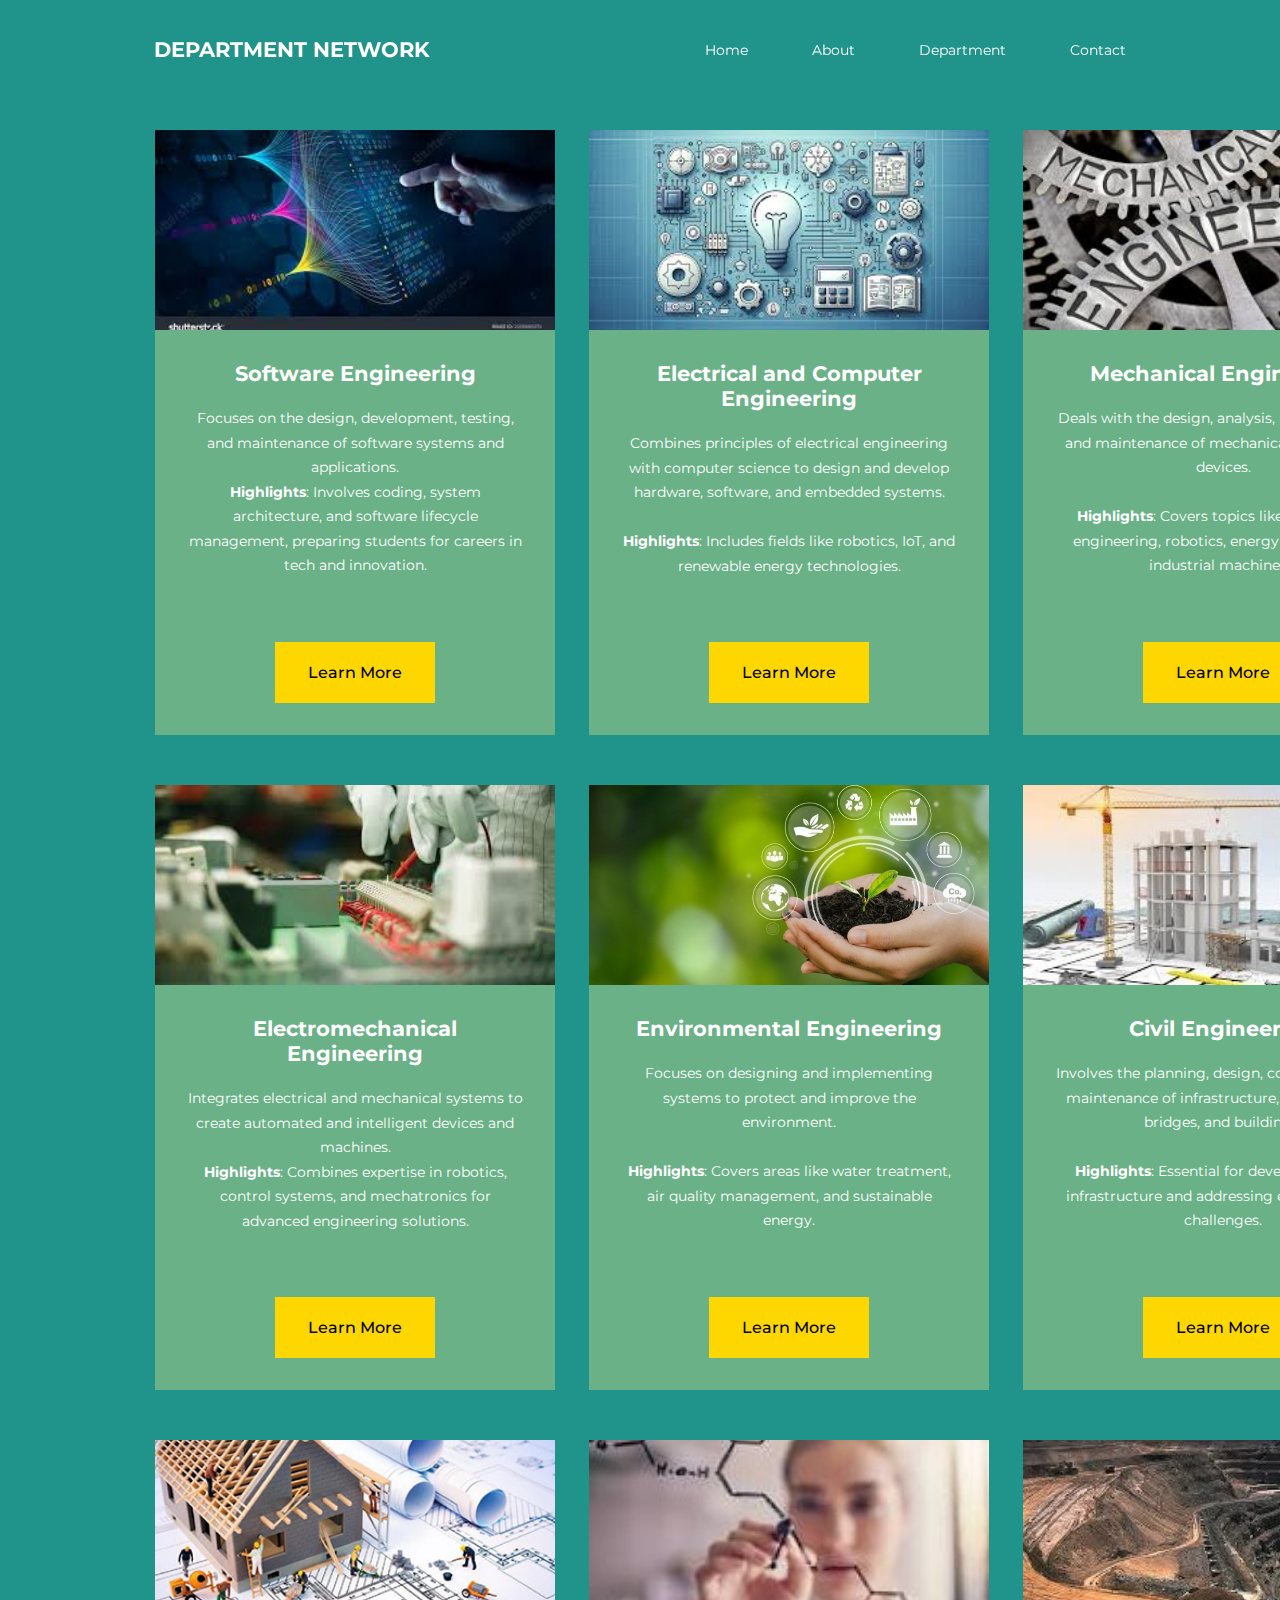
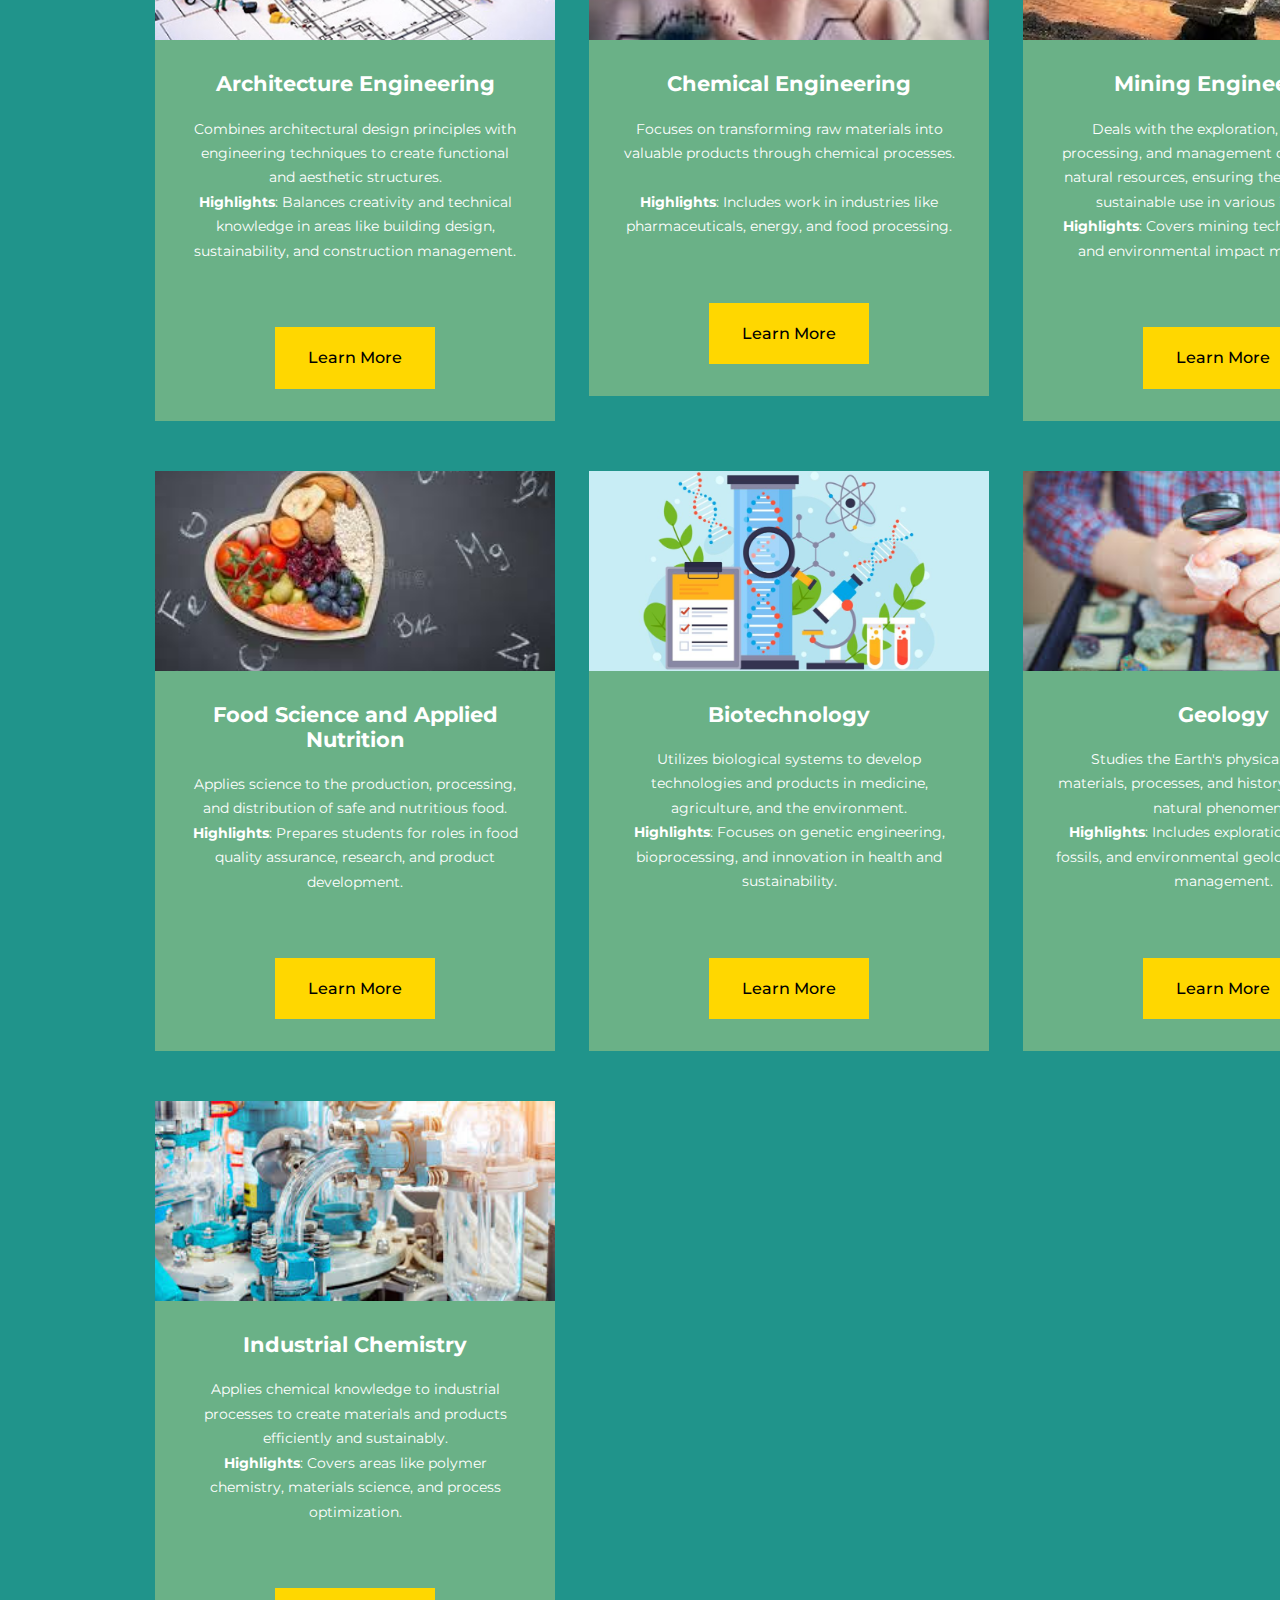
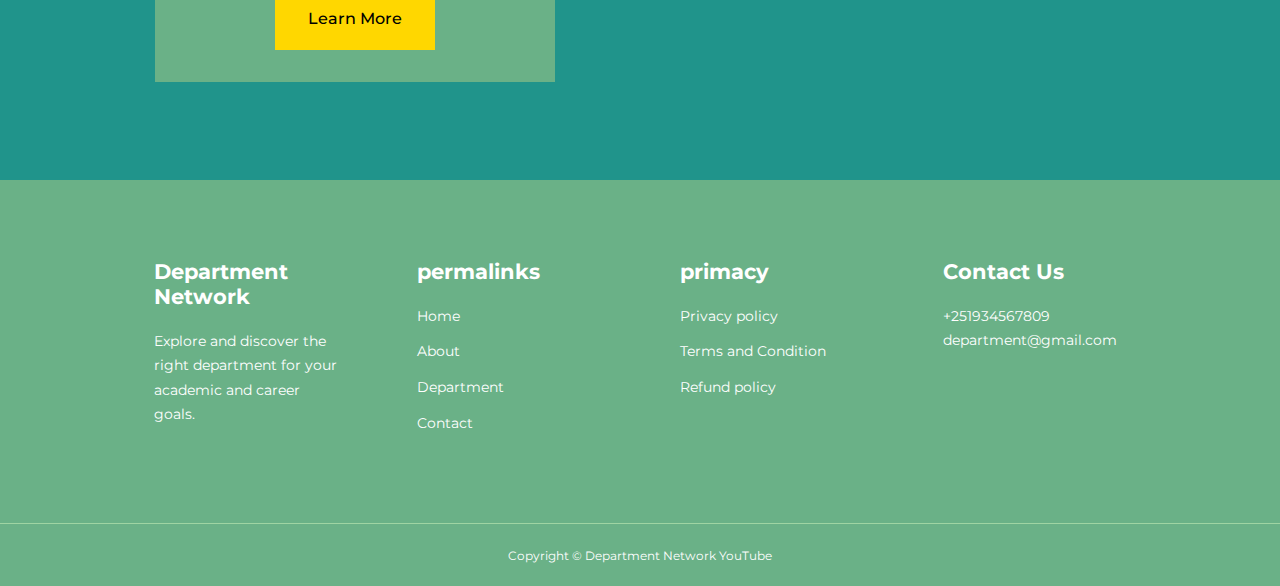
<file: department.html>
<!DOCTYPE html>
<html lang="en">
<head>
    <meta charset="UTF-8">
    <meta http-equiv="X-UA-Compatible" content="IE=edge">
    <meta name="viewport" content="width=device-width, initial-scale=1.0">
    <title>Educational Website using HTML, CSS & Javascript</title>

    <!--ICONSCOUT CDN -->
    <link rel="stylesheet" href="https://unicons.iconscout.com/release/v4.0.8/css/line.css">

    <!--GOOGLE FONTS (MONTSERAT) -->
    <link rel="preconnect" href="https://fonts.googleapis.com">
    <link rel="preconnect" href="https://fonts.gstatic.com" crossorigin>
    <link href="https://fonts.googleapis.com/css2?family=Montserrat:wght@300;400;500;600;700;800;900&display=swap" rel="stylesheet">
 



    <!--SWIPER JS-->
    <link rel="stylesheet" href="./css/style.css">
    <style>
        .department {
            margin-top: 1rem;
        }
    </style>
</head>
<body>
     <nav>
        <div class="container nav_container">
            <a href="index.html"><h4>DEPARTMENT NETWORK</h4></a>
            <u1 class="nav__menu">
               <li><a href="index.html">Home</a></li>
               <li><a href="about.html">About</a></li>  
               <li><a href="department.html">Department</a></li>  
               <li><a href="contact.html">Contact</a></li>  
            </u1>
            <button id="open-menu-btn"><i class="uil uil-bars"></i></button>
            <button id="close-menu-btn"><i class="uil uil-multiply"></i></button>
        </div>
     </nav>
     <!--=================== END OF NAVBAR====================-->
     
     









     <section class="department">
        <div class="container department__container">

            <article class="department"> 
                <div class="department__image">
                    <img src="./image/SWE1.jpg">
                </div>
                <div class="department__info">
                    <h4>Software Engineering</h4>
                <p>
                    Focuses on the design, development, testing, and maintenance of software systems and applications.<br>
                    <strong>Highlights</strong>: Involves coding, system architecture, and software lifecycle management, preparing students for careers in tech and innovation.
                </p>
                <a href="software-engineering.html" class="btn btn-primary">Learn More</a>
                </div>
            </article>

            <article class="department"> 
                <div class="department__image">
                    <img src="./image/EE1.jpg">
                </div>
                <div class="department__info">
                    <h4>Electrical and Computer Engineering</h4>
                <p>
                    Combines principles of electrical engineering with computer science to design and develop hardware, software, and embedded systems.<br><br>
                    <strong>Highlights</strong>: Includes fields like robotics, IoT, and renewable energy technologies.
                </p>
                <a href="department.html" class="btn btn-primary">Learn More</a>
                </div>
            </article>

            <article class="department"> 
                <div class="department__image">
                    <img src="./image/ME1.jpg">
                </div>
                <div class="department__info">
                    <h4>Mechanical Engineering</h4>
                <p>
                    Deals with the design, analysis, manufacturing, and maintenance of mechanical systems and devices.<br><br>
                    <strong>Highlights</strong>: Covers topics like automotive engineering, robotics, energy systems, and industrial machinery.
                </p>
                <a href="department.html" class="btn btn-primary">Learn More</a>
                </div>
            </article>

            <article class="department"> 
                <div class="department__image">
                    <img src="./image/EME2.jpg">
                </div>
                <div class="department__info">
                    <h4>Electromechanical Engineering</h4>
                <p>
                    Integrates electrical and mechanical systems to create automated and intelligent devices and machines.<br>
                    <strong>Highlights</strong>: Combines expertise in robotics, control systems, and mechatronics for advanced engineering solutions.
                </p>
                <a href="department.html" class="btn btn-primary">Learn More</a>
                </div>
            </article>

            <article class="department"> 
                <div class="department__image">
                    <img src="./image/EnvE.jpg">
                </div>
                <div class="department__info">
                    <h4>Environmental Engineering</h4>
                <p>
                    Focuses on designing and implementing systems to protect and improve the environment.<br><br>
                    <strong>Highlights</strong>: Covers areas like water treatment, air quality management, and sustainable energy.
                </p>
                <a href="department.html" class="btn btn-primary">Learn More</a>
                </div>
            </article>

            <article class="department"> 
                <div class="department__image">
                    <img src="./image/CIE.jpg">
                </div>
                <div class="department__info">
                    <h4>Civil Engineering</h4>
                <p>
                    Involves the planning, design, construction, and maintenance of infrastructure, such as roads, bridges, and buildings.<br><br>
                    <strong>Highlights</strong>: Essential for developing urban infrastructure and addressing environmental challenges.
                </p>
                <a href="department.html" class="btn btn-primary">Learn More</a>
                </div>
            </article>
        
            <article class="department">
                <div class="department__image">
                    <img src="./image/AE2.jpg">
                </div>
                <div class="department__info">
                    <h4>Architecture Engineering</h4>
                <p>
                    Combines architectural design principles with engineering techniques to create functional and aesthetic structures.<br>
                    <strong>Highlights</strong>: Balances creativity and technical knowledge in areas like building design, sustainability, and construction management. 
                </p>
                <a href="department.html" class="btn btn-primary">Learn More</a>
                </div>
            </article>

            <article class="department">
                <div class="department__image">
                    <img src="./image/CE3.jpg">
                </div>
                <div class="department__info">
                    <h4>Chemical Engineering</h4>
                <p>
                    Focuses on transforming raw materials into valuable products through chemical processes.<br><br>
                    <strong>Highlights</strong>: Includes work in industries like pharmaceuticals, energy, and food processing.
                </p>
                <a href="department.html" class="btn btn-primary">Learn More</a>
                </div>
            </article>

            <article class="department">
                <div class="department__image">
                    <img src="./image/MIE.jpg">
                </div>
                <div class="department__info">
                    <h4>Mining Engineering</h4>
                <p>
                    Deals with the exploration, extraction, processing, and management of minerals and natural resources, ensuring their efficient and sustainable use in various industries.<br>
                    <strong>Highlights</strong>: Covers mining technology, safety, and environmental impact management.
                </p>
                <a href="department.html" class="btn btn-primary">Learn More</a>
                </div>
            </article>
            
            <article class="department">
                <div class="department__image">
                    <img src="./image/FSN1.jpg">
                </div>
                <div class="department__info">
                    <h4>Food Science and Applied Nutrition</h4>
                <p>
                    Applies science to the production, processing, and distribution of safe and nutritious food.<br>
                    <strong>Highlights</strong>: Prepares students for roles in food quality assurance, research, and product development.
                </p>
                <a href="department.html" class="btn btn-primary">Learn More</a>
                </div>
            </article>

            <article class="department">
                <div class="department__image">
                    <img src="./image/BT2.jpg">
                </div>
                <div class="department__info">
                    <h4>Biotechnology</h4>
                <p>
                    Utilizes biological systems to develop technologies and products in medicine, agriculture, and the environment.<br>
                    <strong>Highlights</strong>: Focuses on genetic engineering, bioprocessing, and innovation in health and sustainability.
                </p>
                <a href="department.html" class="btn btn-primary">Learn More</a>
                </div>
            </article>

            <article class="department">
                <div class="department__image">
                    <img src="./image/GEO1.jpg">
                </div>
                <div class="department__info">
                    <h4>Geology</h4>
                <p>
                    Studies the Earth's physical structure, materials, processes, and history to understand natural phenomena.<br>
                    <strong>Highlights</strong>: Includes exploration of minerals, fossils, and environmental geology for resource management.
                </p>
                <a href="department.html" class="btn btn-primary">Learn More</a>
                </div>
            </article>

            <article class="department">
                <div class="department__image">
                    <img src="./image/IC.jpg">
                </div>
                <div class="department__info">
                    <h4>Industrial Chemistry</h4>
                <p>
                    Applies chemical knowledge to industrial processes to create materials and products efficiently and sustainably.<br>
                    <strong>Highlights</strong>: Covers areas like polymer chemistry, materials science, and process optimization.
                </p>
                <a href="department.html" class="btn btn-primary">Learn More</a>
                </div>
            </article>

        </div>
     </section>
<!---==============END OF DEPARTMENT ============-->

















<footer>
    <div class="container footer__container">
        <div class="footer__1">
            <a href="index.html" class="footer__logo"><h4>Department Network</h4></a>
            <p>
                Explore and discover the right department for your academic and career goals.
            </p>
        </div>

        <div class="footer__2">
          <h4>permalinks</h4>
          <u1 class="permalink">
            <li><a href="index.html">Home</a></li>
            <li><a href="about.html">About</a></li>
            <li><a href="department.html">Department</a></li>
            <li><a href="contact.html">Contact</a></li>
          </u1>
        </div>

        <div class="footer__3">
            <h4>primacy</h4>
            <u1 class="privacy">
                <li><a href="#">Privacy policy</a></li>
                <li><a href="#">Terms and Condition</a></li>
                <li><a href="#">Refund policy</a></li>
            </u1>
        </div>

        <div class="footer__4">
            <h4>Contact Us</h4>
            <div>
                <p>+251934567809</p>
                <p>department@gmail.com</p>
            </div> 

            <u1 class="footer__socials">
                <li>
                    <a href="#"><i class="uil uil-facebook-f"></i></a>
                </li>
                <li>
                    <a href="#"><i class="uil uil-instagram-alt"></i></a>
                </li>
                <li>
                    <a href="#"><i class="uil uil-twitter"></i></a>
                </li>
                <li>
                    <a href="#"><i class="uil uil-linkedin-alt"></i></a>
                </li>
            </u1>
        </div>
    </div>
    <div class="footer__copyright">
        <small>Copyright &copy; Department Network YouTube</small>
     </div>
   </footer>


<script src="./main.js"></script>
</body>
</html>
</file>
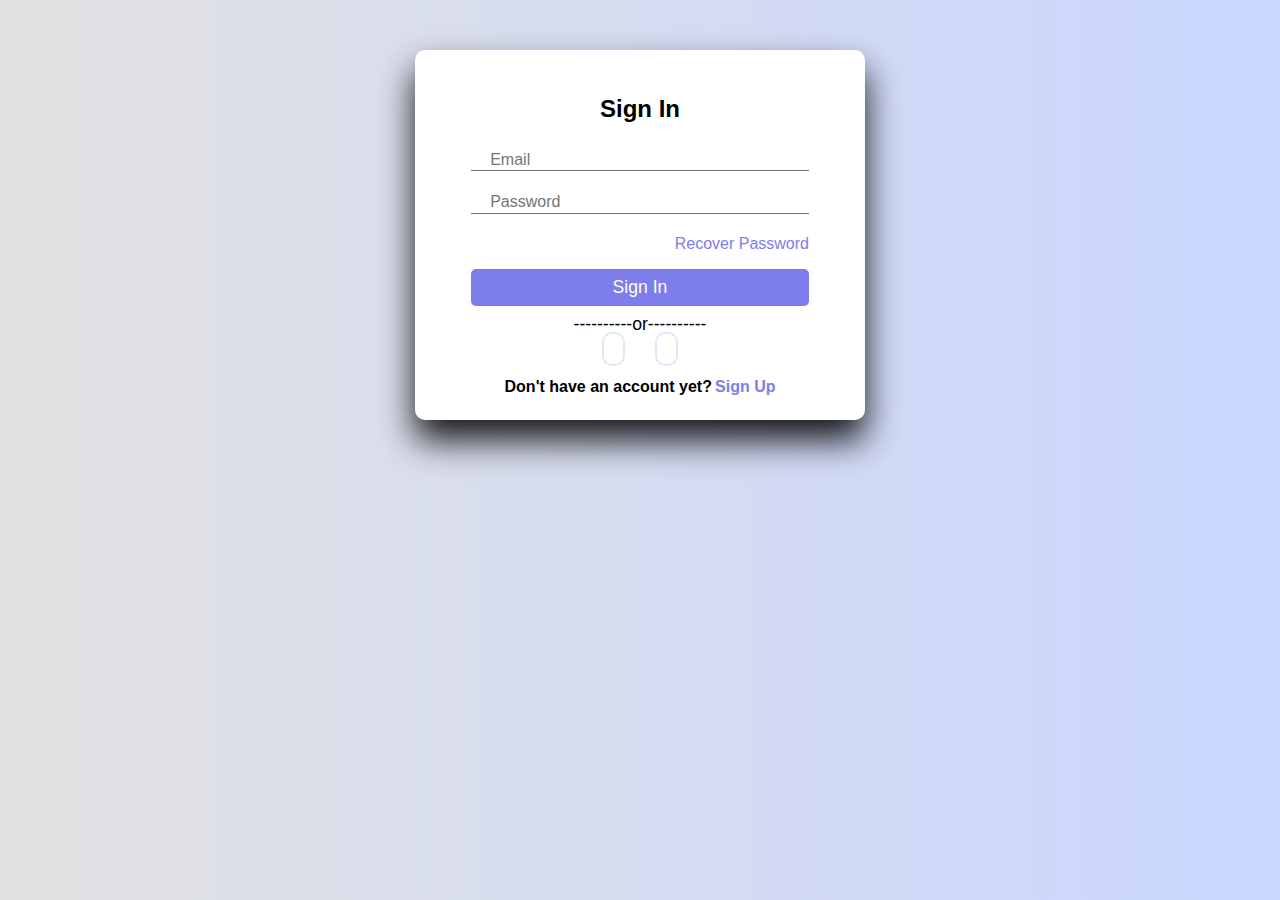
<file: register.html>
<!DOCTYPE html>
<html lang="en">
<head>
  <meta charset="UTF-8" />
  <meta name="viewport" content="width=device-width, initial-scale=1.0"/>
  <title>Sign In / Sign Up</title>

  <!-- ICONS -->
  <link rel="stylesheet" href="https://unicons.iconscout.com/release/v4.0.8/css/line.css" />

  
  <link rel="stylesheet" href="./css/register.css" />
</head>
<body>

  <!-- SIGN UP FORM -->
  <div class="container" id="signUp" style="display: none;">
    <h1 class="form-title">Register</h1>
    <form method="post" action="">
      <div class="input-group">
        <i class="uil uil-user"></i>
        <input type="text" name="fName" id="fName" placeholder="First Name" required />
        <label for="fName">First Name</label>
      </div>
      <div class="input-group">
        <i class="uil uil-user"></i>
        <input type="text" name="lName" id="lName" placeholder="Last Name" required />
        <label for="lName">Last Name</label>
      </div>
      <div class="input-group">
        <i class="uil uil-envelope"></i>
        <input type="email" name="email" id="signUpEmail" placeholder="Email" required />
        <label for="email">Email</label>
      </div>
      <div class="input-group">
        <i class="uil uil-lock"></i>
        <input type="password" name="password" id="signUpPassword" placeholder="Password" required />
        <label for="password">Password</label>
      </div>
      <input type="submit" class="btn" value="Sign Up" name="signup" />
    </form>
    <p class="or">----------or----------</p>
    <div class="icons">
      <i class="uil uil-google"></i>
      <i class="uil uil-facebook"></i>
    </div>
    <div class="links">
      <p>Already Have Account?</p>
      <button id="signInButton">Sign In</button>
    </div>
  </div>

  <!-- SIGN IN FORM -->
  <div class="container" id="signIn">
    <h1 class="form-title">Sign In</h1>
    <form method="post" action="">
      <div class="input-group">
        <i class="uil uil-envelope"></i>
        <input type="email" name="email" id="signInEmail" placeholder="Email" required />
        <label for="email">Email</label>
      </div>
      <div class="input-group">
        <i class="uil uil-lock"></i>
        <input type="password" name="password" id="signInPassword" placeholder="Password" required />
        <label for="password">Password</label>
      </div>
      <p class="recover"><a href="#">Recover Password</a></p>
      <input type="submit" class="btn" value="Sign In" name="signIN" />
    </form>
    <p class="or">----------or----------</p>
    <div class="icons">
      <i class="uil uil-google"></i>
      <i class="uil uil-facebook"></i>
    </div>
    <div class="links">
      <p>Don't have an account yet?</p>
      <button id="signUpButton">Sign Up</button>
    </div>
  </div>

  <script src="main.js"></script>
</body>
</html>
</file>
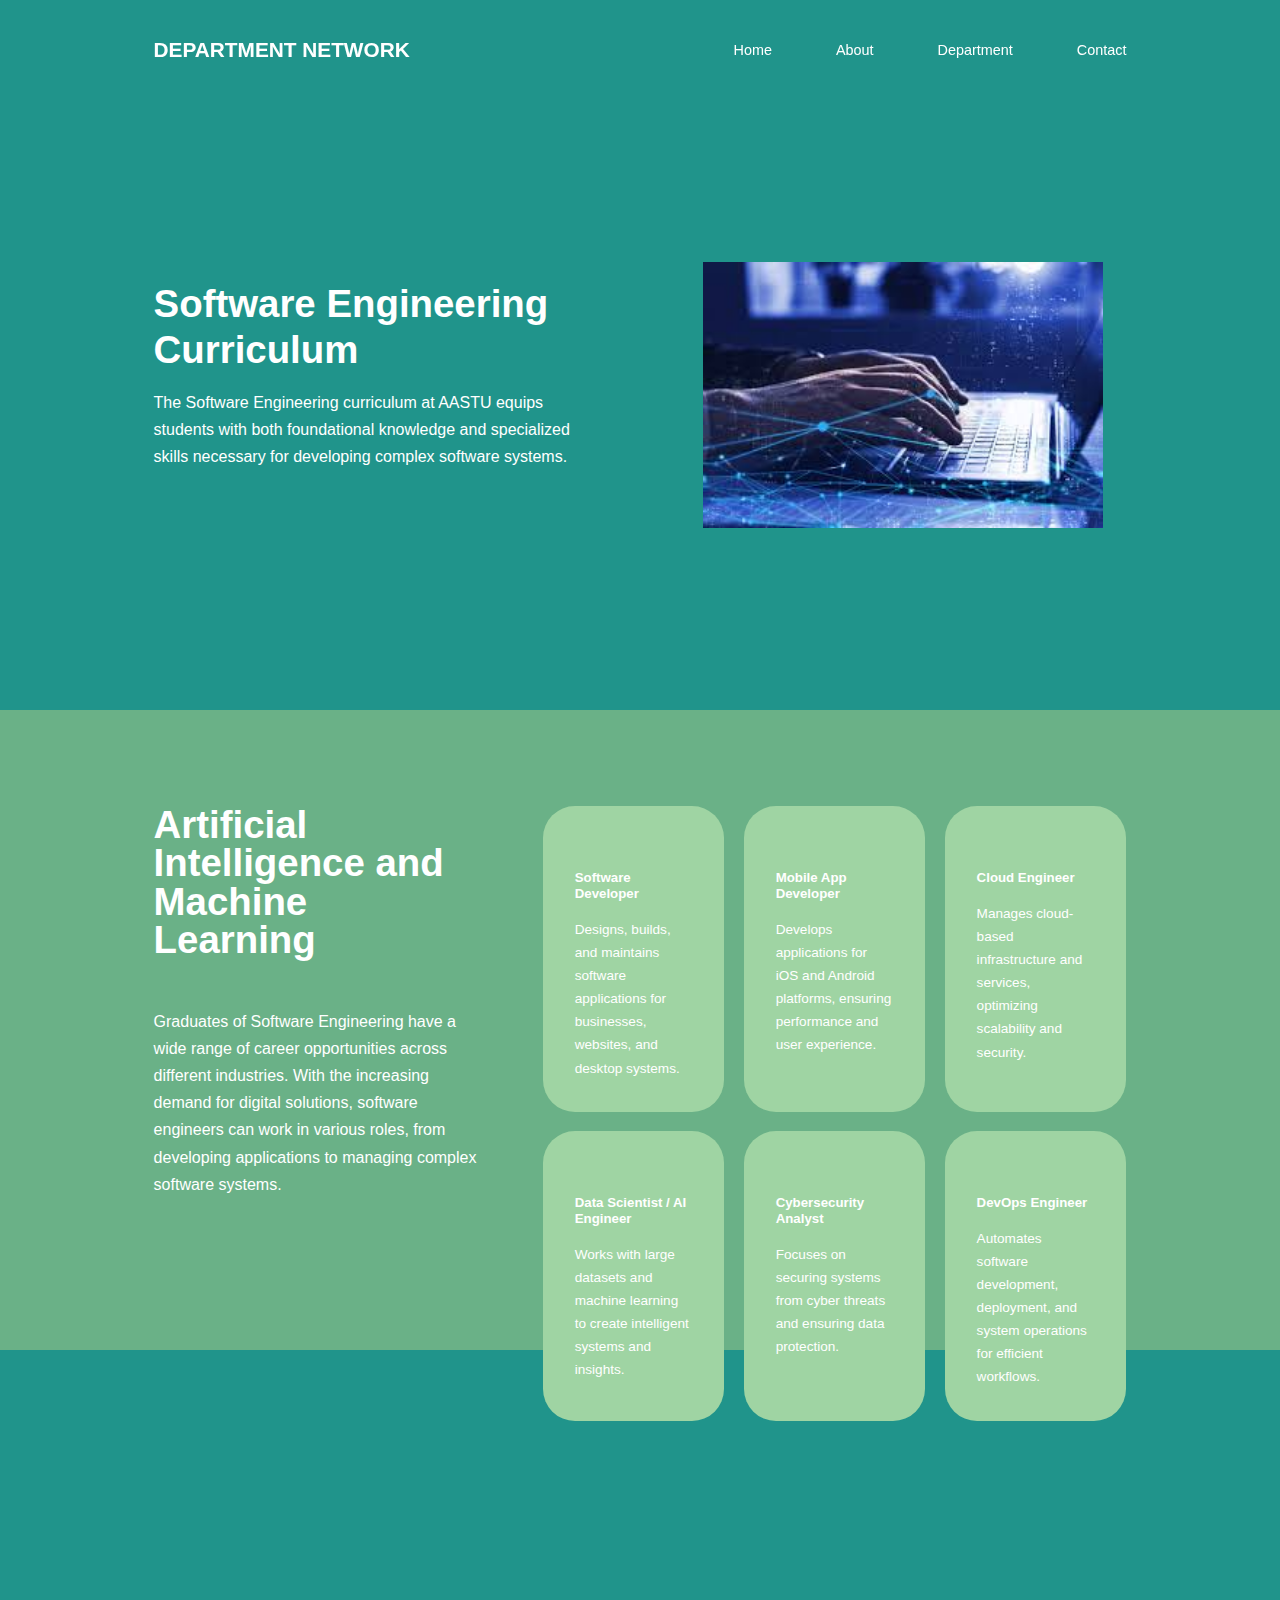
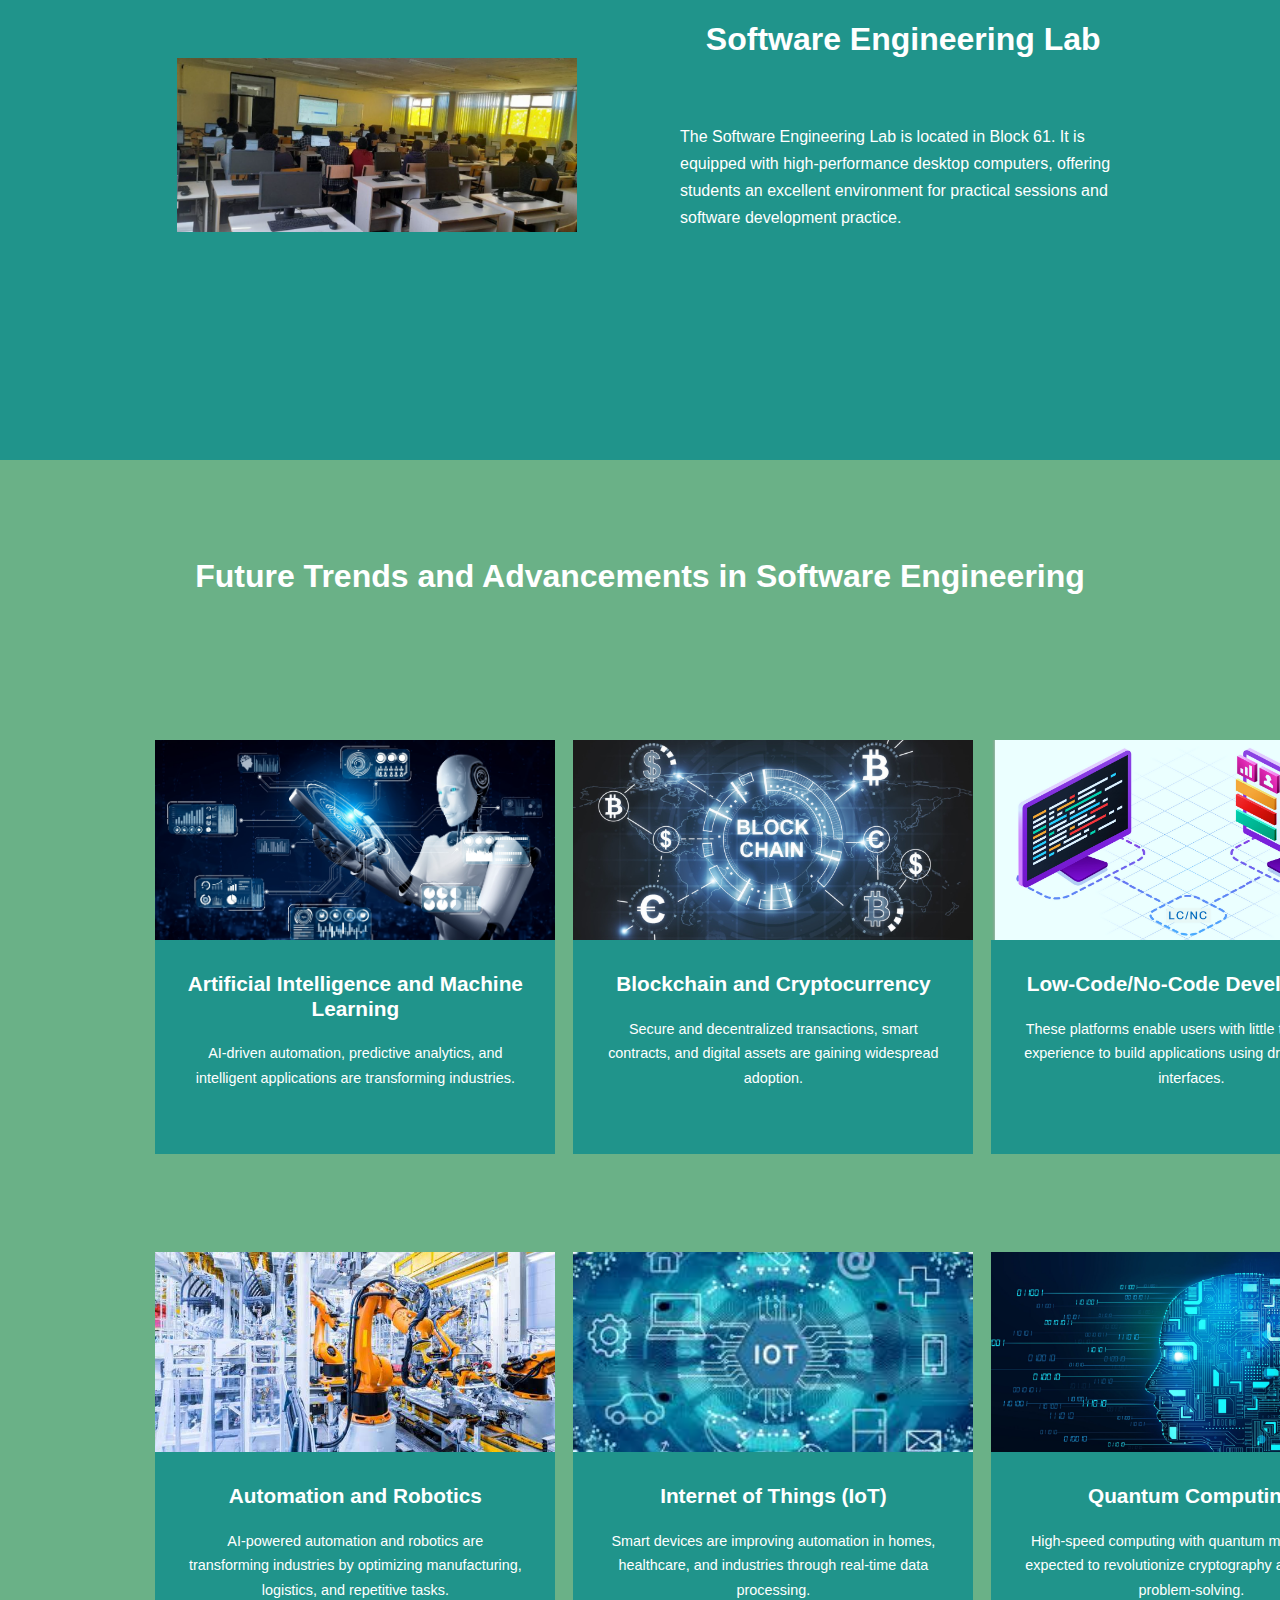
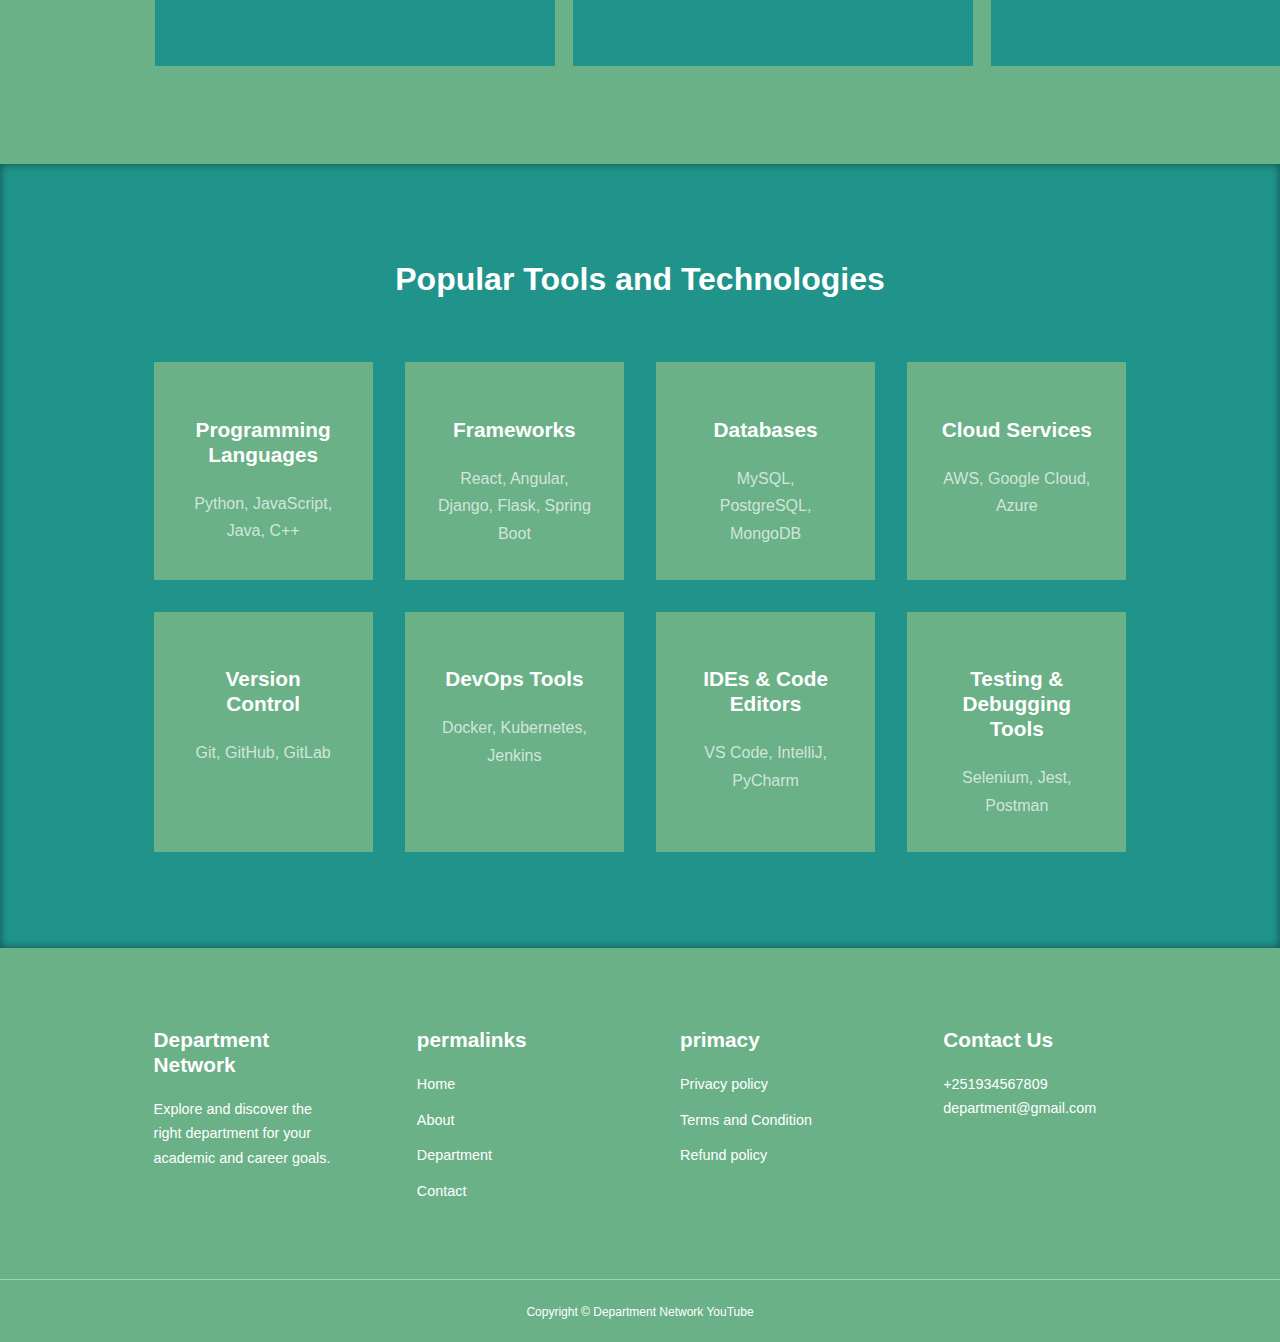
<file: software-engineering.html>
<!DOCTYPE html>
<html lang="en">
<head>
    <meta charset="UTF-8">
    <meta name="viewport" content="width=device-width, initial-scale=1.0">
    <title>Software Engineering - Department Network</title>
    <link rel="stylesheet" href="./css/style.css">
    <link rel="stylesheet" href="./css/software-engineering.css">
</head>
<body>
    <nav>
        <div class="container nav_container">
            <a href="index.html"><h4>DEPARTMENT NETWORK</h4></a>
            <ul class="nav__menu">
                <li><a href="index.html">Home</a></li>
                <li><a href="about.html">About</a></li>
                <li><a href="department.html">Department</a></li>
                <li><a href="contact.html">Contact</a></li>
            </ul>
            <button id="open-menu-btn"><i class="uil uil-bars"></i></button>
            <button id="close-menu-btn"><i class="uil uil-multiply"></i></button>
        </div>
    </nav>
   <!--=================== END OF NAVBAR====================-->
        






        
    <header>
        <div class="container header__container">
            <div class="header__left">
                <h1>Software Engineering Curriculum</h1>
                <p>The Software Engineering curriculum at AASTU equips students with both foundational knowledge and specialized skills necessary for developing complex software systems.</p>
            </div>
            <div class="header__right">
                <div class="header__right-image">
                    <img src="./image/SWE.jpg" alt="Software Engineering" />
                </div>
            </div>
        </div>
    </header>
        
    <!--=================== END OF HEADER =================-->






    <section class="paths">
        <div class="container paths__container">
            <div class="paths__left">
                <h1>Artificial Intelligence and Machine Learning</h1>
                <p>Graduates of Software Engineering have a wide range of career opportunities across different industries. With the increasing demand for digital solutions, software engineers can work in various roles, from developing applications to managing complex software systems.</p>

            </div>
            <div class="paths__right">
                <article class="path">
                    <h5>Software Developer </h5>
                    <p> Designs, builds, and maintains software applications for businesses, websites, and desktop systems. </p>
                </article>

                <article class="path">
                    <h5>Mobile App Developer </h5>
                    <p> Develops applications for iOS and Android platforms, ensuring performance and user experience.</p>
                </article>

                <article class="path">
                    <h5>Cloud Engineer </h5>
                    <p>Manages cloud-based infrastructure and services, optimizing scalability and security.</p>
                </article>

                <article class="path">
                    <h5>Data Scientist / AI Engineer </h5>
                    <p> Works with large datasets and machine learning to create intelligent systems and insights.</p>
                </article>

                <article class="path">
                    <h5>Cybersecurity Analyst </h5>
                    <p> Focuses on securing systems from cyber threats and ensuring data protection.</p>
                </article>

                <article class="path">
                    <h5>DevOps Engineer </h5>
                    <p> Automates software development, deployment, and system operations for efficient workflows.</p>
                </article>

            </div>
        </div>
     </section>
    
      <!--=================== END OF PATH ====================-->





        <section class="lab">
            <div class="container lab__container">
                <div class="lab__left">
                    <div class="lab__left-image">
                    <img src="./image/lab.png" alt="Software Engineering Lab">
                    </div>
                </div>
                <div class="lab__right">
                    <h2>Software Engineering Lab</h2>
                    <p>The Software Engineering Lab is located in Block 61. It is equipped with high-performance desktop computers, offering students an excellent environment for practical sessions and software development practice.</p>
                </div>
            </div>
        </section>
        <!--======================= END OF LAB ======================-->






        <section class="trend">
            <h2>Future Trends and Advancements in Software Engineering</h2>
            <div class="container trend__container">
    
                <article class="trend"> 
                    <div class="trend__image">
                        <img src="./image/AI.jpg">
                    </div>
                    <div class="trend__info">
                        <h4>Artificial Intelligence and Machine Learning</h4>
                    <p>
                        AI-driven automation, predictive analytics, and intelligent applications are transforming industries.
                    </p>
                    
                    </div>
                </article>
    
                <article class="trend"> 
                    <div class="trend__image">
                        <img src="./image/block chain.jpg">
                    </div>
                    <div class="trend__info">
                        <h4>Blockchain and Cryptocurrency</h4>
                    <p>
                        Secure and decentralized transactions, smart contracts, and digital assets are gaining widespread adoption.
                    </p>
                    
                    </div>
                </article>
    
                <article class="trend">
                    <div class="trend__image">
                        <img src="./image/code.png">
                    </div>
                    <div class="trend__info">
                        <h4>Low-Code/No-Code Development</h4>
                    <p>
                        These platforms enable users with little to no coding experience to build applications using drag-and-drop interfaces.
                    </p>
                    </div>
                </article>

                <article class="trend"> 
                    <div class="trend__image">
                        <img src="./image/robotics.jpg">
                    </div>
                    <div class="trend__info">
                        <h4>Automation and Robotics</h4>
                    <p>
                        AI-powered automation and robotics are transforming industries by optimizing manufacturing, logistics, and repetitive tasks. 
                    </p>
                    </div>
                </article>
    
                <article class="trend"> 
                    <div class="trend__image">
                        <img src="./image/iot.jpg">
                    </div>
                    <div class="trend__info">
                        <h4>Internet of Things (IoT) </h4>
                    <p>
                        Smart devices are improving automation in homes, healthcare, and industries through real-time data processing.
                    </p>
                    
                    </div>
                </article>
    
                <article class="trend">
                    <div class="trend__image">
                        <img src="./image/quatum.jpg">
                    </div>
                    <div class="trend__info">
                        <h4>Quantum Computing </h4>
                    <p>
                        High-speed computing with quantum mechanics is expected to revolutionize cryptography and complex problem-solving.
                    </p>
                    </div>
                </article>
    
            </div>
         </section>
               <!---==============END OF TREND ============-->
    
    





               <section class="tool">
                <h2>Popular Tools and Technologies</h2>
                <div class="container tool__container">
                    <article class="tool__member">
                        <div class="tool__member-info">
                            <h4>Programming Languages</h4>
                            <p>Python, JavaScript, Java, C++</p>
                        </div>
                        
                    </article>
        
        
                    <article class="tool__member">
                        <div class="tool__member-info">
                            <h4>Frameworks</h4>
                            <p>React, Angular, Django, Flask, Spring Boot</p>
                        </div>
                    </article>
        
        
                    <article class="tool__member">
                        <div class="tool__member-info">
                            <h4>Databases</h4>
                            <p> MySQL, PostgreSQL, MongoDB</p>
                        </div>
                    </article>
        
        
                    <article class="tool__member">
                        <div class="tool__member-info">
                            <h4>Cloud Services</h4>
                            <p>AWS, Google Cloud, Azure</p>
                        </div>
                    </article>
        
        
                    <article class="tool__member">
                        <div class="tool__member-info">
                            <h4>Version Control</h4>
                            <p> Git, GitHub, GitLab</p>
                        </div>
                    </article>
        
        
                    <article class="tool__member">
                        <div class="tool__member-info">
                            <h4>DevOps Tools</h4>
                            <p>Docker, Kubernetes, Jenkins</p>
                        </div>
                    </article>
        
        
                    <article class="tool__member">
                        <div class="tool__member-info">
                            <h4>IDEs & Code Editors</h4>
                            <p>VS Code, IntelliJ, PyCharm</p>
                        </div>
                    </article>
        
        
                    <article class="tool__member">
                        <div class="tool__member-info">
                            <h4>Testing & Debugging Tools</h4>
                            <p>Selenium, Jest, Postman</p>
                        </div>
                    </article>
                </div>
            </section>
            <!--================================ END OF TOOLS ==============================-->
        








    <footer>
        <div class="container footer__container">
            <div class="footer__1">
                <a href="index.html" class="footer__logo"><h4>Department Network</h4></a>
                <p>
                    Explore and discover the right department for your academic and career goals.
                </p>
            </div>
    
            <div class="footer__2">
              <h4>permalinks</h4>
              <u1 class="permalink">
                <li><a href="index.html">Home</a></li>
                <li><a href="about.html">About</a></li>
                <li><a href="department.html">Department</a></li>
                <li><a href="contact.html">Contact</a></li>
              </u1>
            </div>
    
            <div class="footer__3">
                <h4>primacy</h4>
                <u1 class="privacy">
                    <li><a href="#">Privacy policy</a></li>
                    <li><a href="#">Terms and Condition</a></li>
                    <li><a href="#">Refund policy</a></li>
                </u1>
            </div>
    
            <div class="footer__4">
                <h4>Contact Us</h4>
                <div>
                    <p>+251934567809</p>
                    <p>department@gmail.com</p>
                </div> 
    
                <u1 class="footer__socials">
                    <li>
                        <a href="#"><i class="uil uil-facebook-f"></i></a>
                    </li>
                    <li>
                        <a href="#"><i class="uil uil-instagram-alt"></i></a>
                    </li>
                    <li>
                        <a href="#"><i class="uil uil-twitter"></i></a>
                    </li>
                    <li>
                        <a href="#"><i class="uil uil-linkedin-alt"></i></a>
                    </li>
                </u1>
            </div>
        </div>
        <div class="footer__copyright">
            <small>Copyright &copy; Department Network YouTube</small>
         </div>
       </footer>
       <!--================================ END OF FOOTER ==============================-->
    
    
    <script src="./main.js"></script>
    </body>
    </html>
</file>
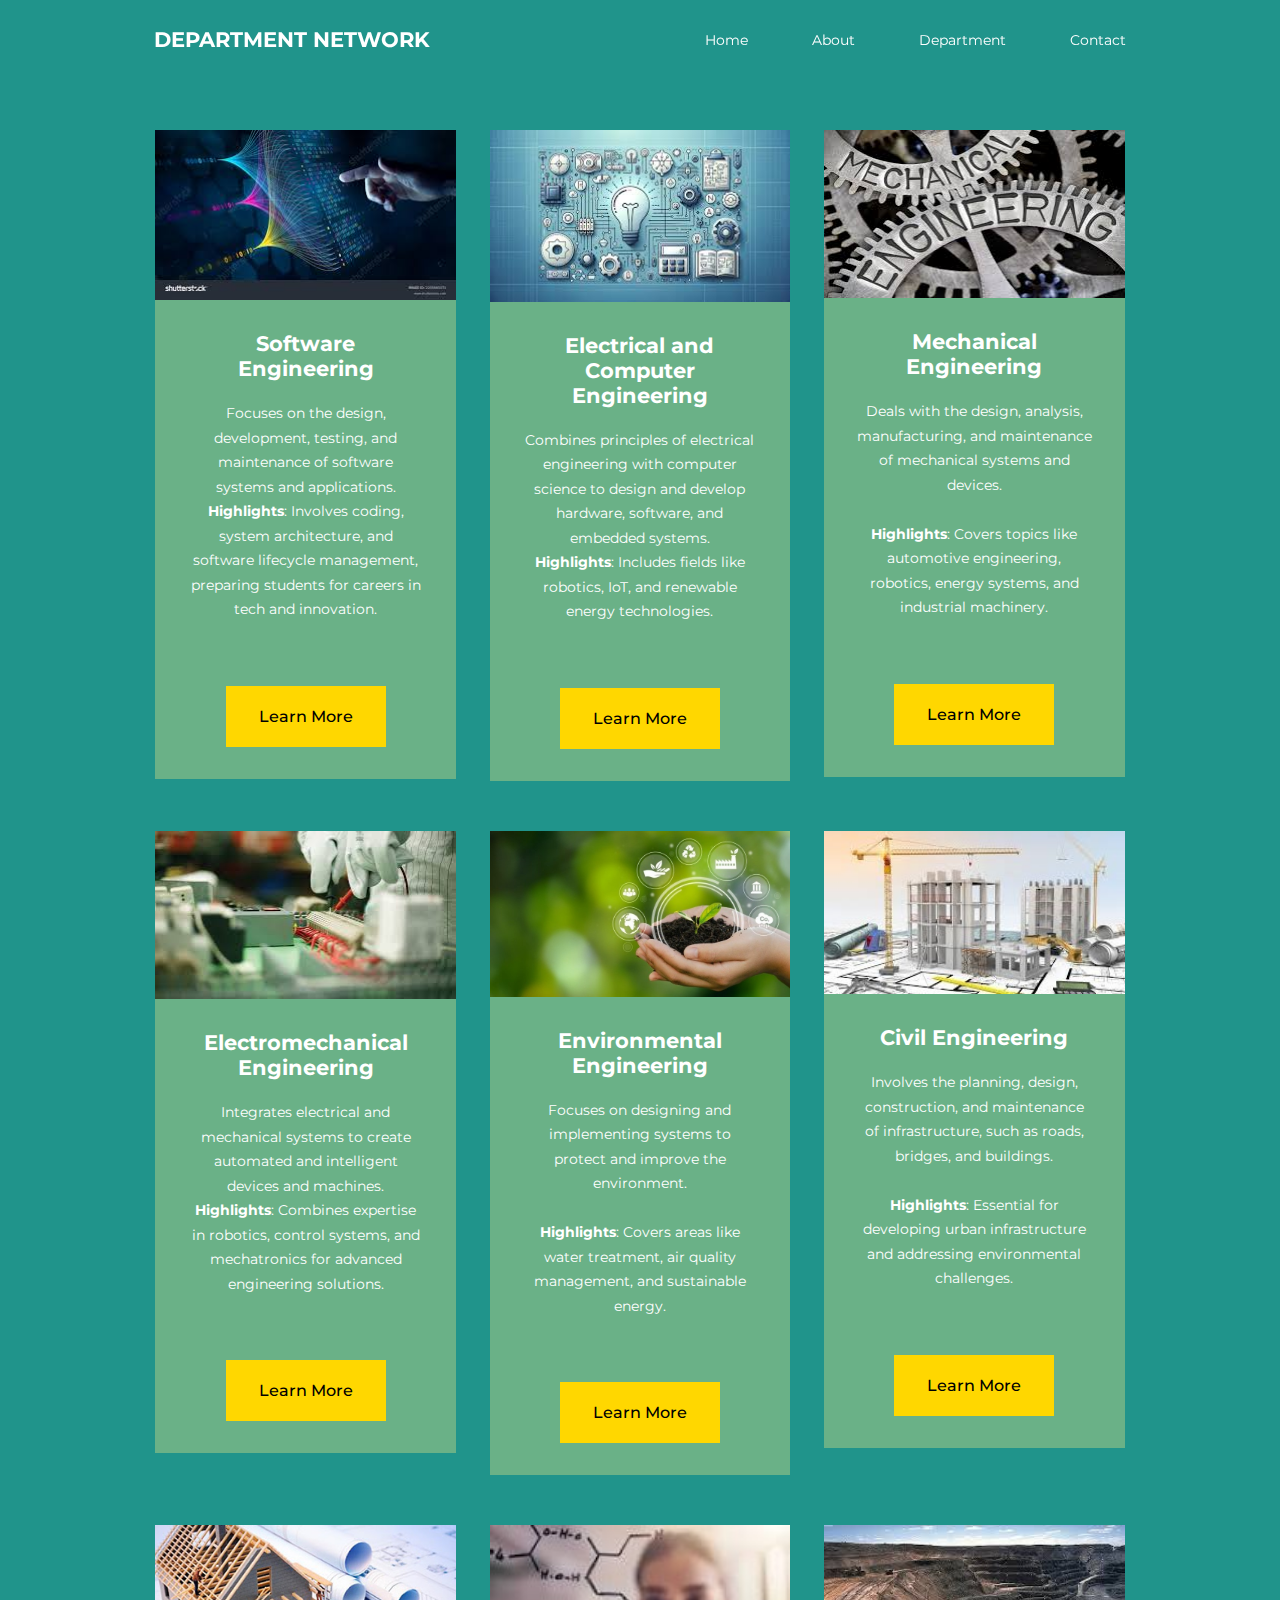
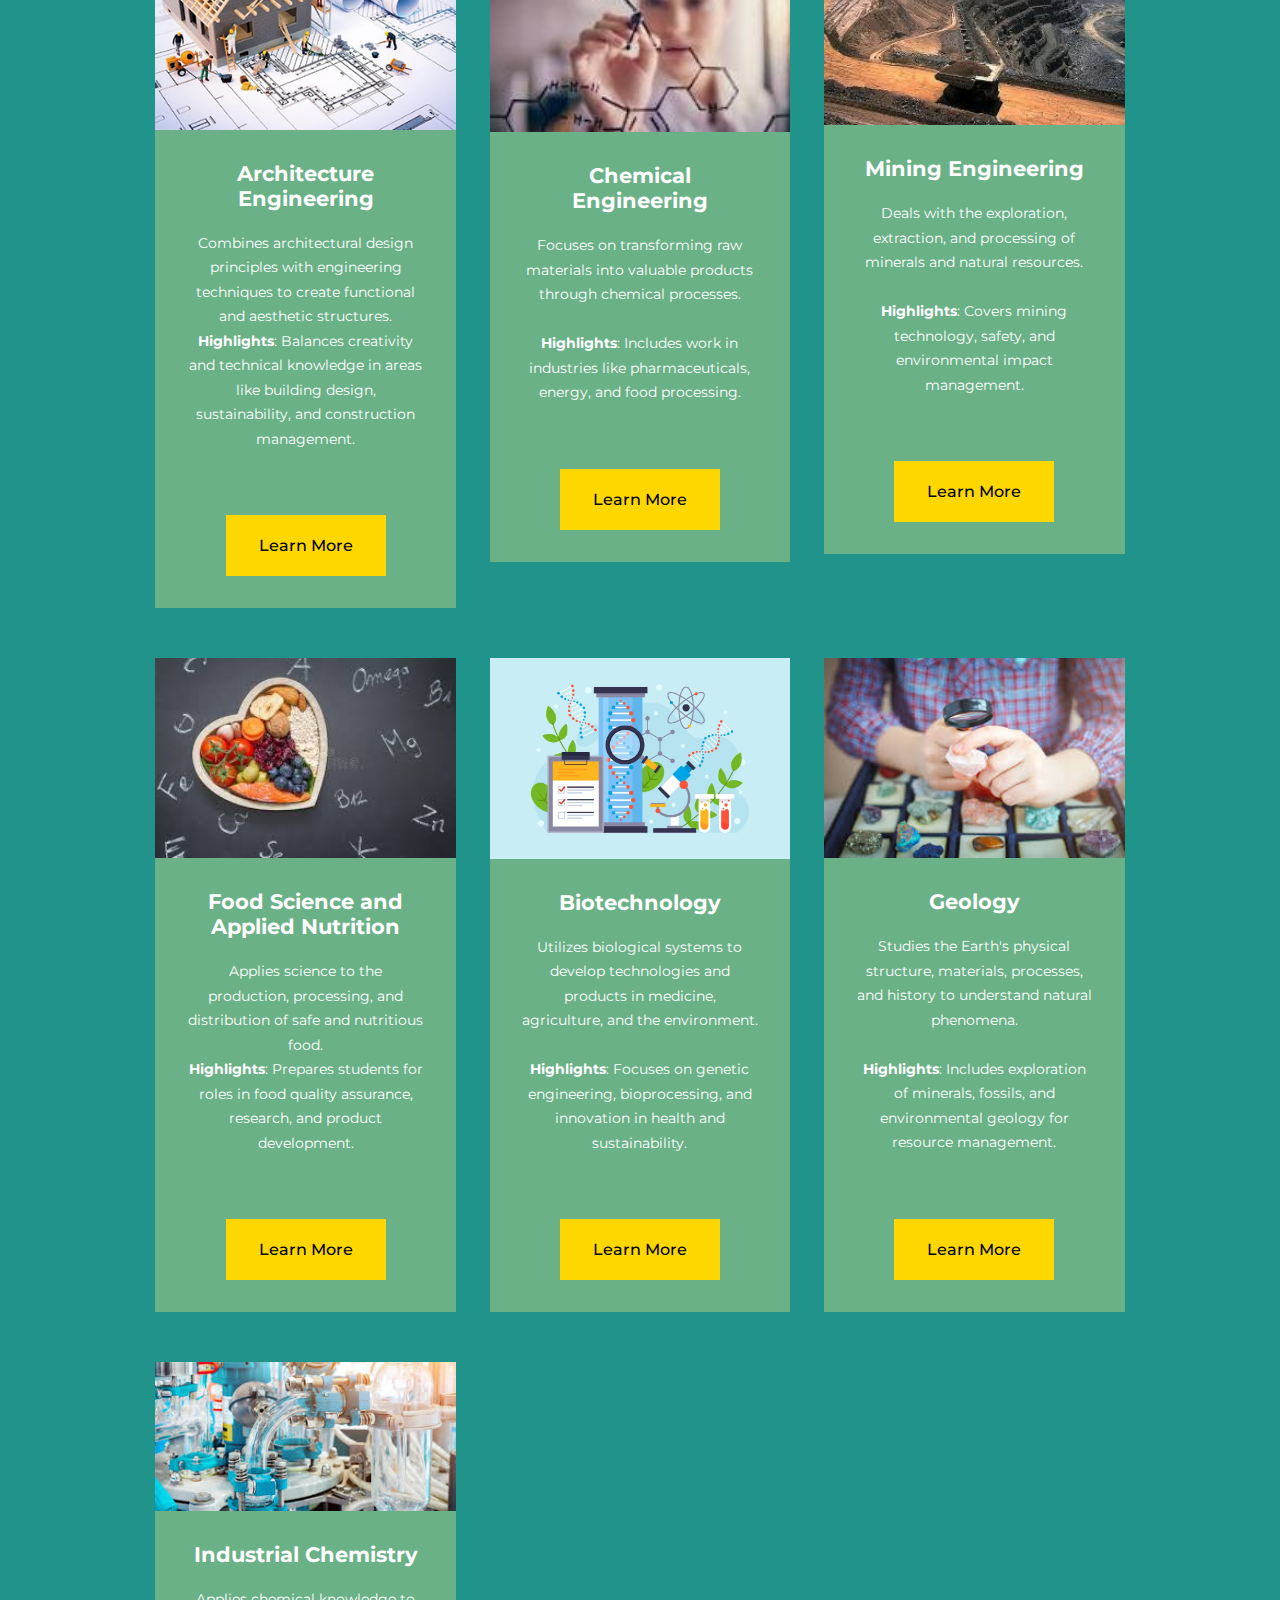
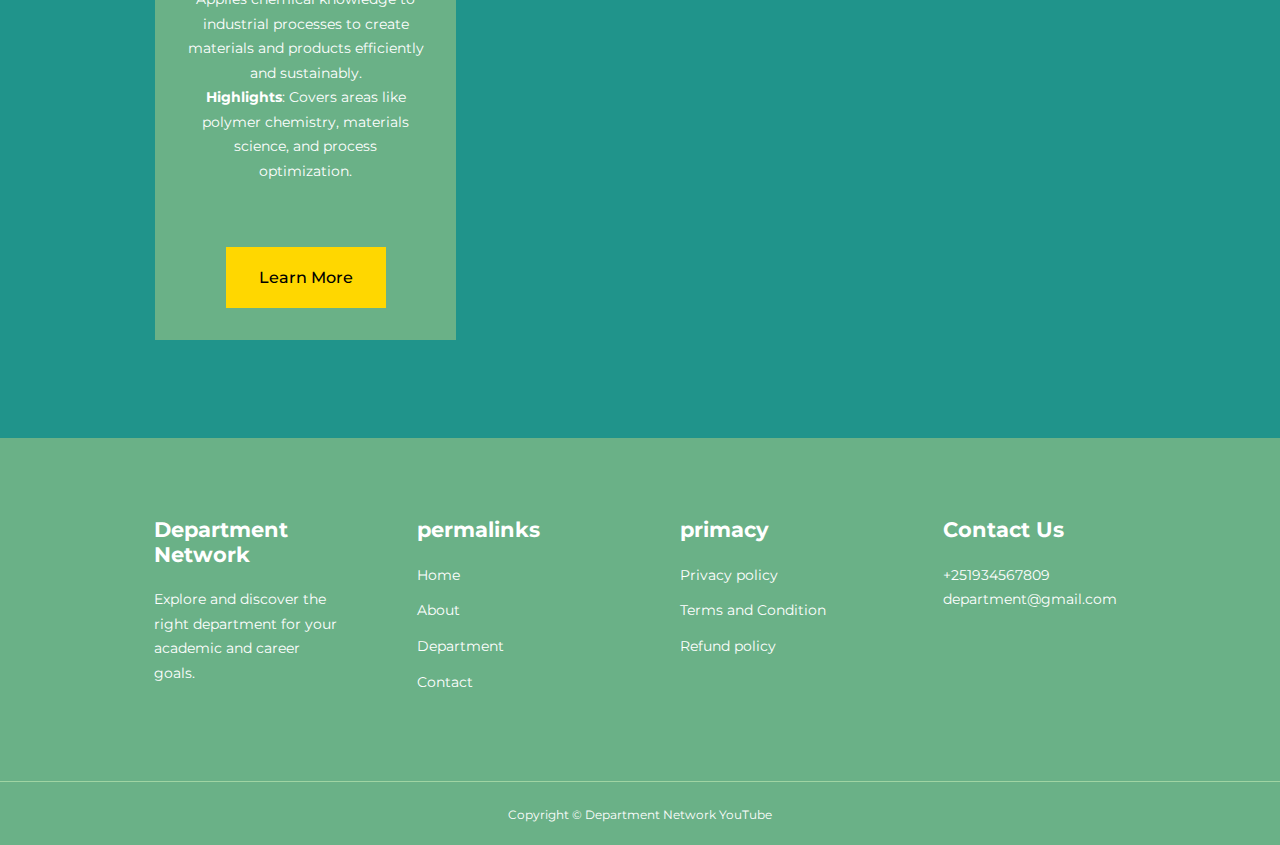
<file: department/department.html>
<!DOCTYPE html>
<html lang="en">
<head>
    <meta charset="UTF-8">
    <meta http-equiv="X-UA-Compatible" content="IE=edge">
    <meta name="viewport" content="width=device-width, initial-scale=1.0">
    <title>Educational Website using HTML, CSS & Javascript</title>

    <!--ICONSCOUT CDN -->
    <link rel="stylesheet" href="https://unicons.iconscout.com/release/v4.0.8/css/line.css">

    <!--GOOGLE FONTS (MONTSERAT) -->
    <link rel="preconnect" href="https://fonts.googleapis.com">
    <link rel="preconnect" href="https://fonts.gstatic.com" crossorigin>
    <link href="https://fonts.googleapis.com/css2?family=Montserrat:wght@300;400;500;600;700;800;900&display=swap" rel="stylesheet">
 



    <!--SWIPER JS-->
    <link rel="stylesheet" href="./css/style.css">
    <style>
        .department {
            margin-top: 1rem;
        }
    </style>
</head>
<body>
     <nav>
        <div class="container nav_container">
            <a href="index.html"><h4>DEPARTMENT NETWORK</h4></a>
            <u1 class="nav__menu">
               <li><a href="index.html">Home</a></li>
               <li><a href="about.html">About</a></li>  
               <li><a href="department.html">Department</a></li>  
               <li><a href="contact.html">Contact</a></li>  
            </u1>
            <button id="open-menu-btn"><i class="uil uil-bars"></i></button>
            <button id="close-menu-btn"><i class="uil uil-multiply"></i></button>
        </div>
     </nav>
     <!--=================== END OF NAVBAR====================-->
     
     









     <section class="department">
        <div class="container department__container">

            <article class="department"> 
                <div class="department__image">
                    <img src="./image/SWE1.jpg">
                </div>
                <div class="department__info">
                    <h4>Software Engineering</h4>
                <p>
                    Focuses on the design, development, testing, and maintenance of software systems and applications.<br>
                    <strong>Highlights</strong>: Involves coding, system architecture, and software lifecycle management, preparing students for careers in tech and innovation.
                </p>
                <a href="software-engineering.html" class="btn btn-primary">Learn More</a>
                </div>
            </article>

            <article class="department"> 
                <div class="department__image">
                    <img src="./image/EE1.jpg">
                </div>
                <div class="department__info">
                    <h4>Electrical and Computer Engineering</h4>
                <p>
                    Combines principles of electrical engineering with computer science to design and develop hardware, software, and embedded systems.<br>
                    <strong>Highlights</strong>: Includes fields like robotics, IoT, and renewable energy technologies.
                </p>
                <a href="department.html" class="btn btn-primary">Learn More</a>
                </div>
            </article>

            <article class="department"> 
                <div class="department__image">
                    <img src="./image/ME1.jpg">
                </div>
                <div class="department__info">
                    <h4>Mechanical Engineering</h4>
                <p>
                    Deals with the design, analysis, manufacturing, and maintenance of mechanical systems and devices.<br><br>
                    <strong>Highlights</strong>: Covers topics like automotive engineering, robotics, energy systems, and industrial machinery.
                </p>
                <a href="department.html" class="btn btn-primary">Learn More</a>
                </div>
            </article>

            <article class="department"> 
                <div class="department__image">
                    <img src="./image/EME2.jpg">
                </div>
                <div class="department__info">
                    <h4>Electromechanical Engineering</h4>
                <p>
                    Integrates electrical and mechanical systems to create automated and intelligent devices and machines.<br>
                    <strong>Highlights</strong>: Combines expertise in robotics, control systems, and mechatronics for advanced engineering solutions.
                </p>
                <a href="department.html" class="btn btn-primary">Learn More</a>
                </div>
            </article>

            <article class="department"> 
                <div class="department__image">
                    <img src="./image/EnvE.jpg">
                </div>
                <div class="department__info">
                    <h4>Environmental Engineering</h4>
                <p>
                    Focuses on designing and implementing systems to protect and improve the environment.<br><br>
                    <strong>Highlights</strong>: Covers areas like water treatment, air quality management, and sustainable energy.
                </p>
                <a href="department.html" class="btn btn-primary">Learn More</a>
                </div>
            </article>

            <article class="department"> 
                <div class="department__image">
                    <img src="./image/CIE.jpg">
                </div>
                <div class="department__info">
                    <h4>Civil Engineering</h4>
                <p>
                    Involves the planning, design, construction, and maintenance of infrastructure, such as roads, bridges, and buildings.<br><br>
                    <strong>Highlights</strong>: Essential for developing urban infrastructure and addressing environmental challenges.
                </p>
                <a href="department.html" class="btn btn-primary">Learn More</a>
                </div>
            </article>
        
            <article class="department">
                <div class="department__image">
                    <img src="./image/AE2.jpg">
                </div>
                <div class="department__info">
                    <h4>Architecture Engineering</h4>
                <p>
                    Combines architectural design principles with engineering techniques to create functional and aesthetic structures.<br>
                    <strong>Highlights</strong>: Balances creativity and technical knowledge in areas like building design, sustainability, and construction management. 
                </p>
                <a href="department.html" class="btn btn-primary">Learn More</a>
                </div>
            </article>

            <article class="department">
                <div class="department__image">
                    <img src="./image/CE3.jpg">
                </div>
                <div class="department__info">
                    <h4>Chemical Engineering</h4>
                <p>
                    Focuses on transforming raw materials into valuable products through chemical processes.<br><br>
                    <strong>Highlights</strong>: Includes work in industries like pharmaceuticals, energy, and food processing.
                </p>
                <a href="department.html" class="btn btn-primary">Learn More</a>
                </div>
            </article>

            <article class="department">
                <div class="department__image">
                    <img src="./image/MIE.jpg">
                </div>
                <div class="department__info">
                    <h4>Mining Engineering</h4>
                <p>
                    Deals with the exploration, extraction, and processing of minerals and natural resources.<br><br>
                    <strong>Highlights</strong>: Covers mining technology, safety, and environmental impact management.
                </p>
                <a href="department.html" class="btn btn-primary">Learn More</a>
                </div>
            </article>
            
            <article class="department">
                <div class="department__image">
                    <img src="./image/FSN1.jpg">
                </div>
                <div class="department__info">
                    <h4>Food Science and Applied Nutrition</h4>
                <p>
                    Applies science to the production, processing, and distribution of safe and nutritious food.<br>
                    <strong>Highlights</strong>: Prepares students for roles in food quality assurance, research, and product development.
                </p>
                <a href="department.html" class="btn btn-primary">Learn More</a>
                </div>
            </article>

            <article class="department">
                <div class="department__image">
                    <img src="./image/BT2.jpg">
                </div>
                <div class="department__info">
                    <h4>Biotechnology</h4>
                <p>
                    Utilizes biological systems to develop technologies and products in medicine, agriculture, and the environment.<br><br>
                    <strong>Highlights</strong>: Focuses on genetic engineering, bioprocessing, and innovation in health and sustainability.
                </p>
                <a href="department.html" class="btn btn-primary">Learn More</a>
                </div>
            </article>

            <article class="department">
                <div class="department__image">
                    <img src="./image/GEO1.jpg">
                </div>
                <div class="department__info">
                    <h4>Geology</h4>
                <p>
                    Studies the Earth's physical structure, materials, processes, and history to understand natural phenomena.<br><br>
                    <strong>Highlights</strong>: Includes exploration of minerals, fossils, and environmental geology for resource management.
                </p>
                <a href="department.html" class="btn btn-primary">Learn More</a>
                </div>
            </article>

            <article class="department">
                <div class="department__image">
                    <img src="./image/IC.jpg">
                </div>
                <div class="department__info">
                    <h4>Industrial Chemistry</h4>
                <p>
                    Applies chemical knowledge to industrial processes to create materials and products efficiently and sustainably.<br>
                    <strong>Highlights</strong>: Covers areas like polymer chemistry, materials science, and process optimization.
                </p>
                <a href="department.html" class="btn btn-primary">Learn More</a>
                </div>
            </article>

        </div>
     </section>
<!---==============END OF DEPARTMENT ============-->

















<footer>
    <div class="container footer__container">
        <div class="footer__1">
            <a href="index.html" class="footer__logo"><h4>Department Network</h4></a>
            <p>
                Explore and discover the right department for your academic and career goals.
            </p>
        </div>

        <div class="footer__2">
          <h4>permalinks</h4>
          <u1 class="permalink">
            <li><a href="index.html">Home</a></li>
            <li><a href="about.html">About</a></li>
            <li><a href="department.html">Department</a></li>
            <li><a href="contact.html">Contact</a></li>
          </u1>
        </div>

        <div class="footer__3">
            <h4>primacy</h4>
            <u1 class="privacy">
                <li><a href="#">Privacy policy</a></li>
                <li><a href="#">Terms and Condition</a></li>
                <li><a href="#">Refund policy</a></li>
            </u1>
        </div>

        <div class="footer__4">
            <h4>Contact Us</h4>
            <div>
                <p>+251934567809</p>
                <p>department@gmail.com</p>
            </div> 

            <u1 class="footer__socials">
                <li>
                    <a href="#"><i class="uil uil-facebook-f"></i></a>
                </li>
                <li>
                    <a href="#"><i class="uil uil-instagram-alt"></i></a>
                </li>
                <li>
                    <a href="#"><i class="uil uil-twitter"></i></a>
                </li>
                <li>
                    <a href="#"><i class="uil uil-linkedin-alt"></i></a>
                </li>
            </u1>
        </div>
    </div>
    <div class="footer__copyright">
        <small>Copyright &copy; Department Network YouTube</small>
     </div>
   </footer>


<script src="./main.js"></script>
</body>
</html>
</file>
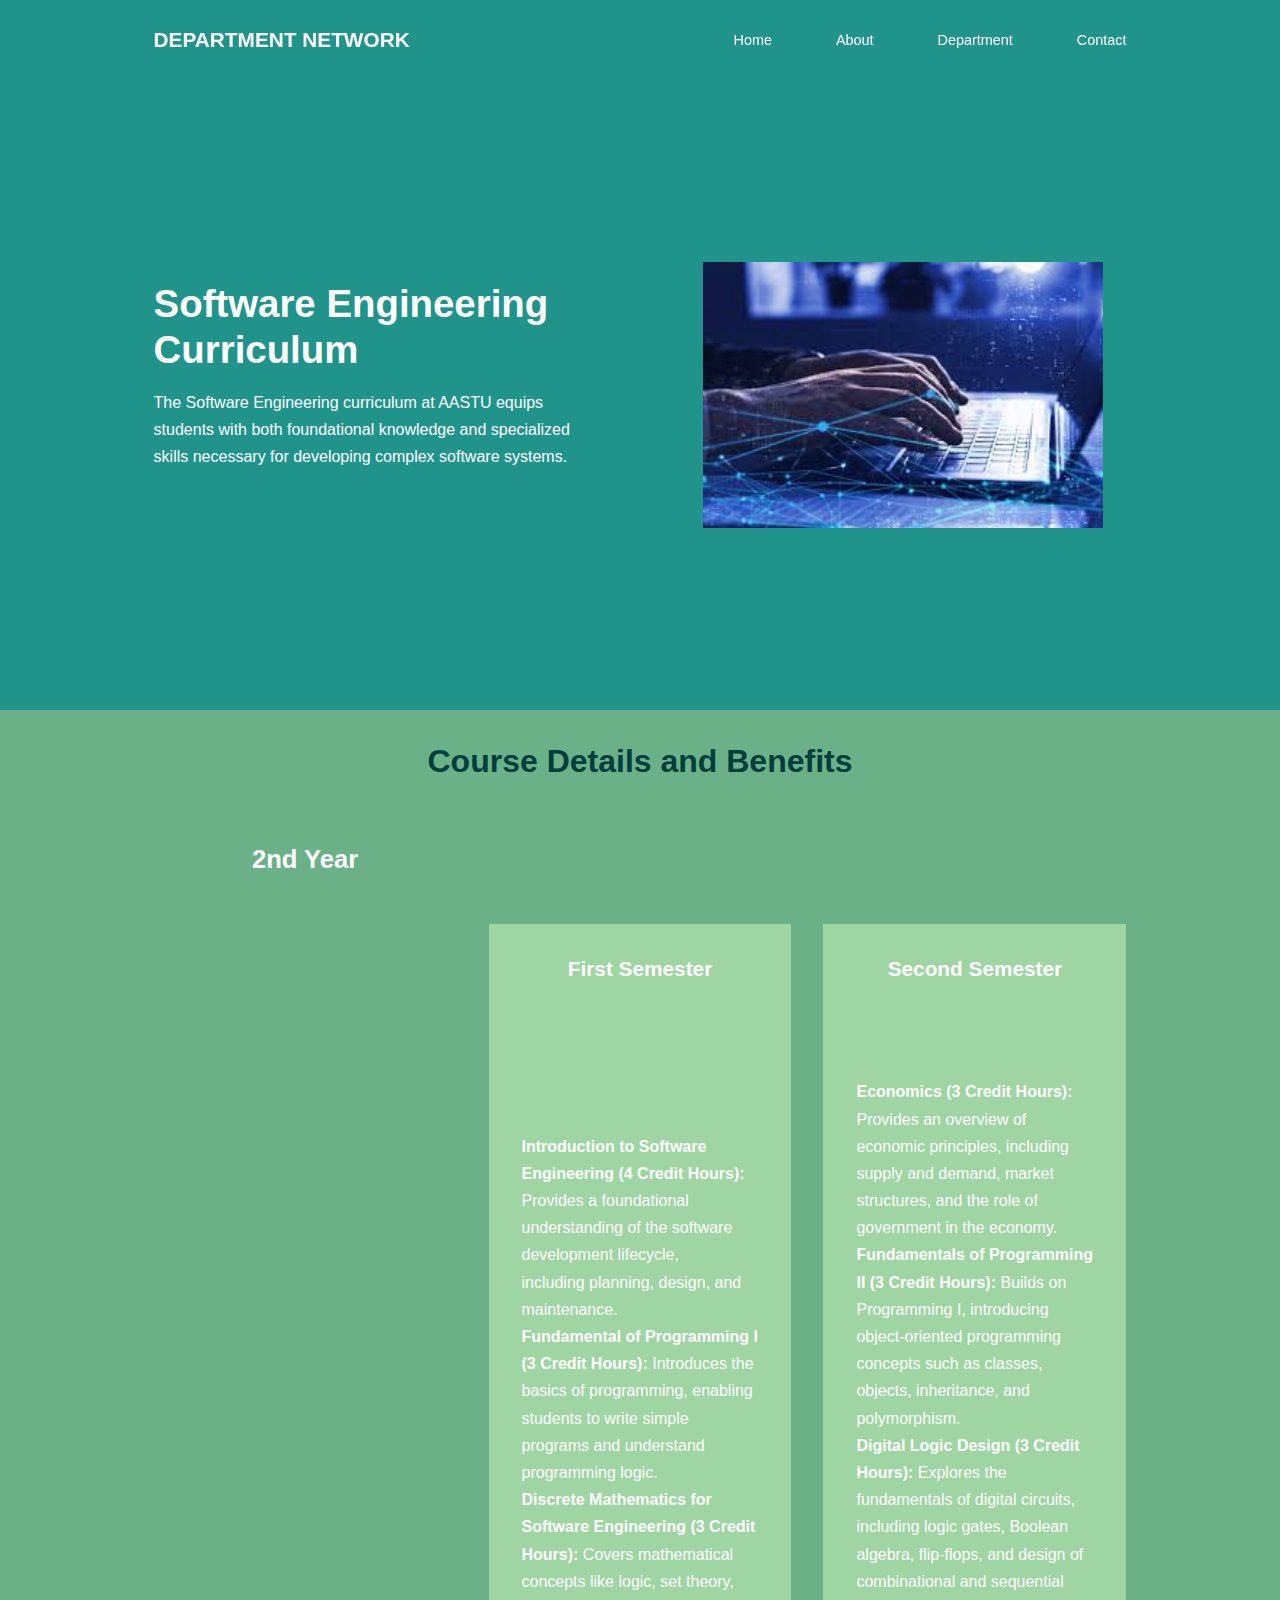
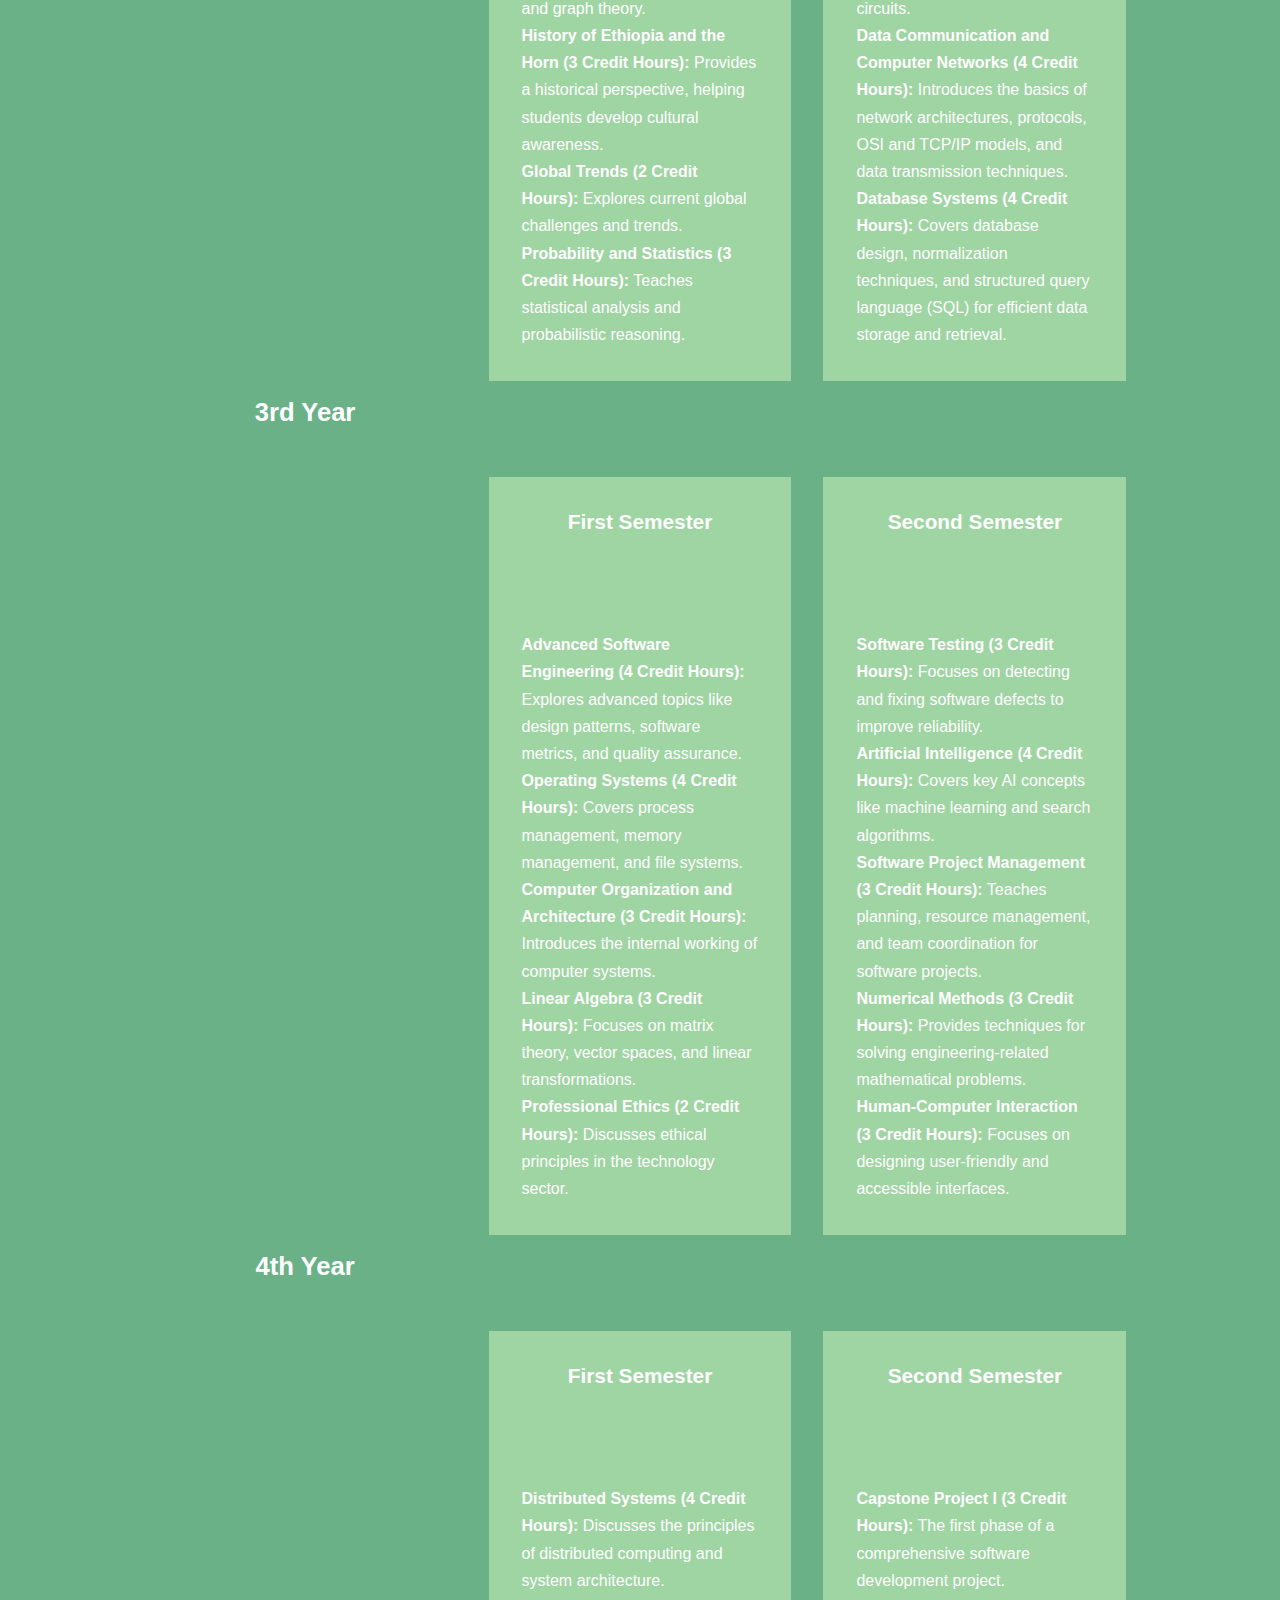
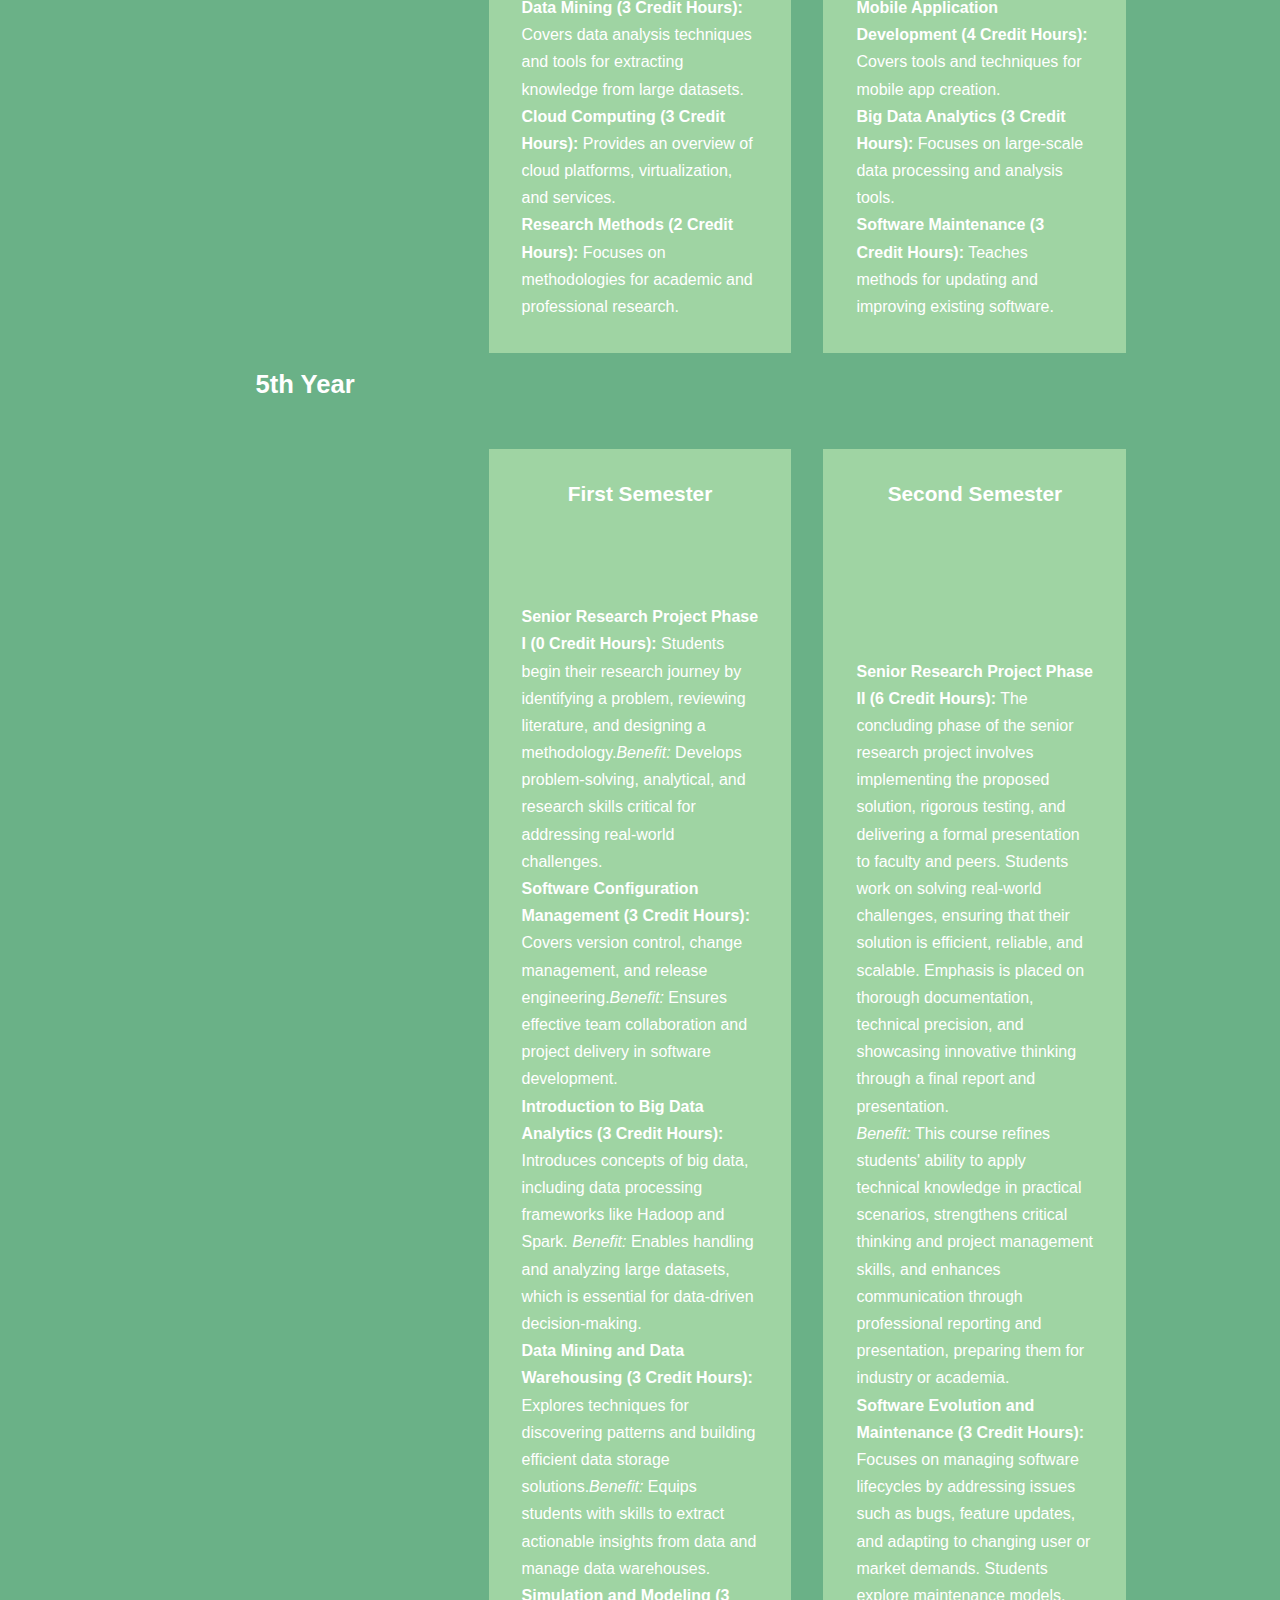
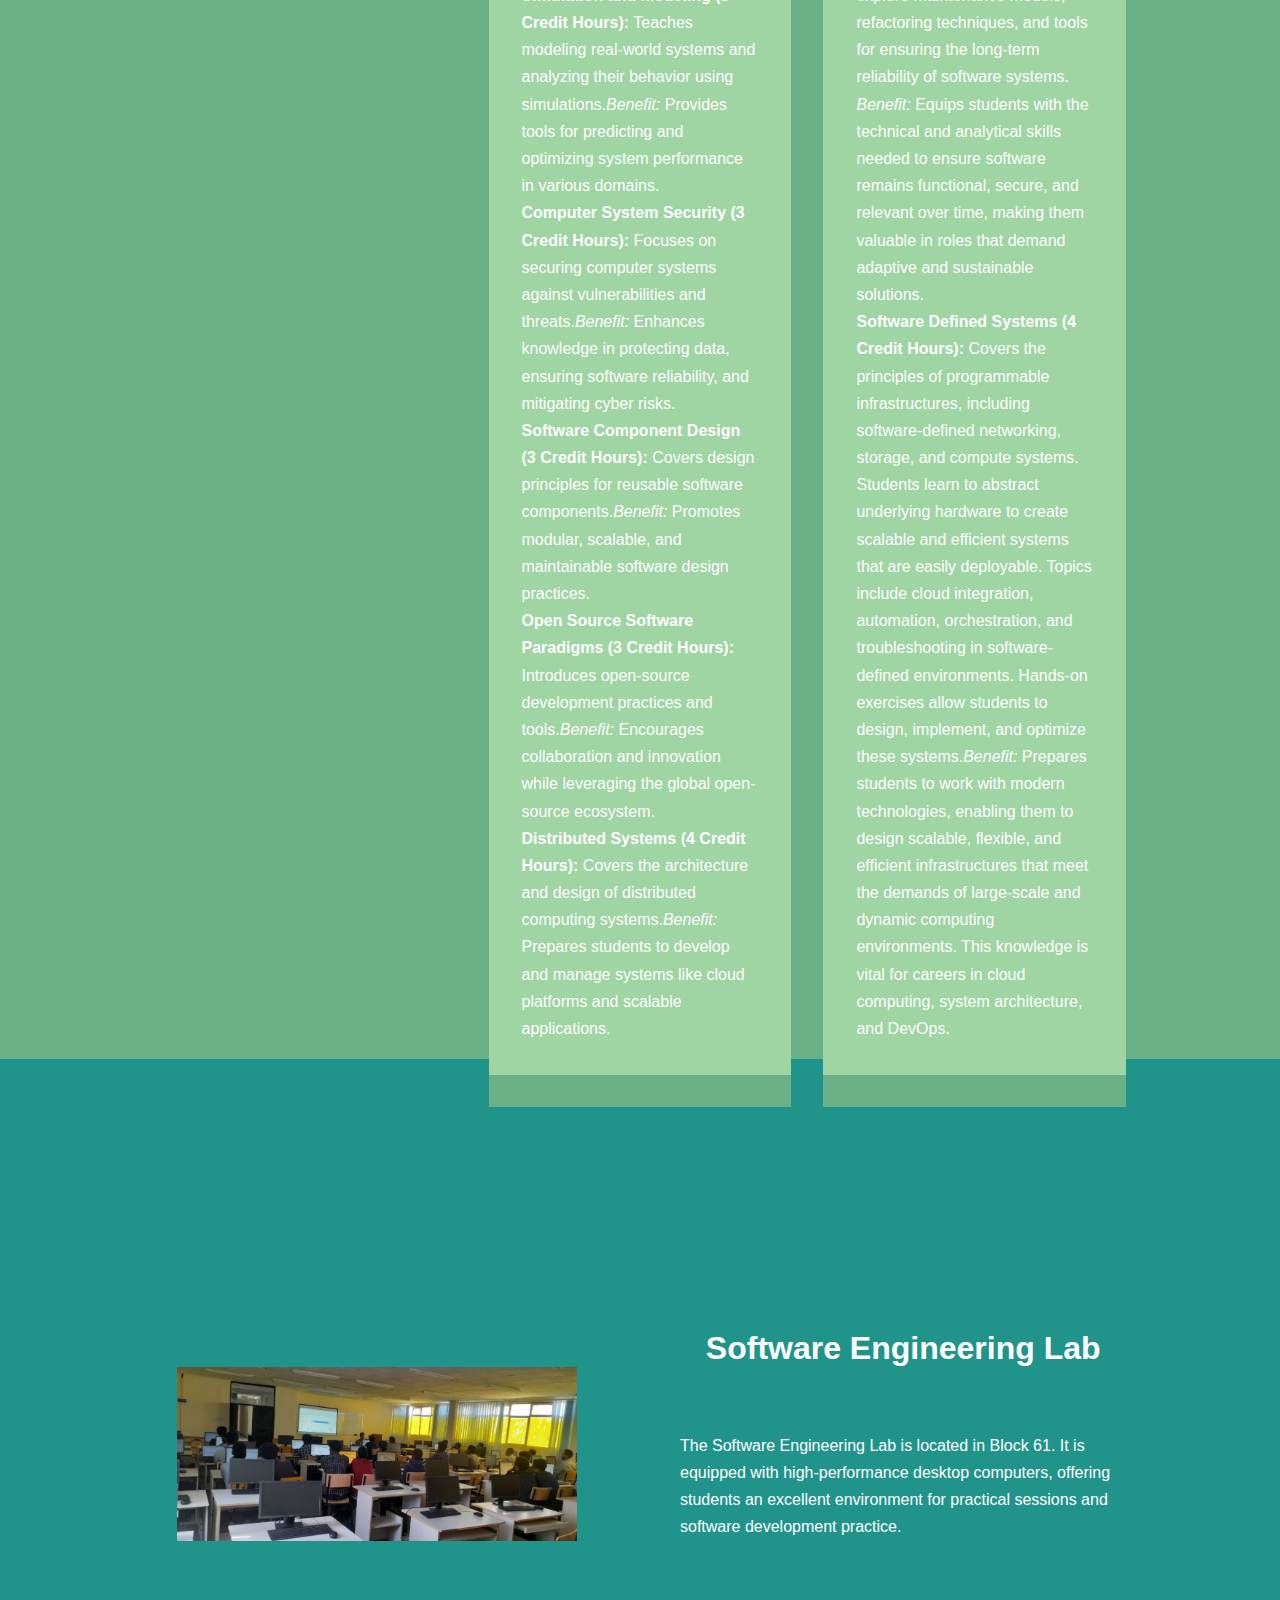
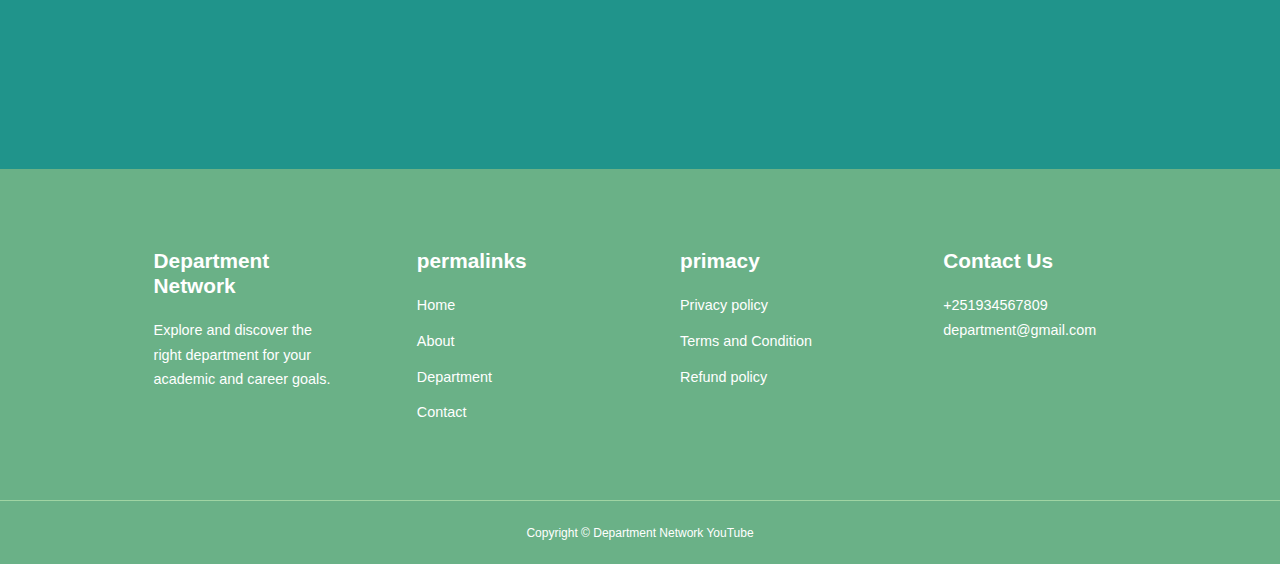
<file: department/software-engineering.html>
<!DOCTYPE html>
<html lang="en">
<head>
    <meta charset="UTF-8">
    <meta name="viewport" content="width=device-width, initial-scale=1.0">
    <title>Software Engineering - Department Network</title>
    <link rel="stylesheet" href="./css/style.css">
    <link rel="stylesheet" href="./css/software-engineering.css">
</head>
<body>
    <nav>
        <div class="container nav_container">
            <a href="index.html"><h4>DEPARTMENT NETWORK</h4></a>
            <ul class="nav__menu">
                <li><a href="index.html">Home</a></li>
                <li><a href="about.html">About</a></li>
                <li><a href="department.html">Department</a></li>
                <li><a href="contact.html">Contact</a></li>
            </ul>
            <button id="open-menu-btn"><i class="uil uil-bars"></i></button>
            <button id="close-menu-btn"><i class="uil uil-multiply"></i></button>
        </div>
    </nav>

         <!--=================== END OF NAVBAR====================-->






        
    <header>
        <div class="container header__container">
            <div class="header__left">
                <h1>Software Engineering Curriculum</h1>
                <p>The Software Engineering curriculum at AASTU equips students with both foundational knowledge and specialized skills necessary for developing complex software systems.</p>
            </div>
            <div class="header__right">
                <div class="header__right-image">
                    <img src="./image/SWE.jpg" alt="Software Engineering" />
                </div>
            </div>
        </div>
    </header>
        







    <section class="courses">
        <h2>Course Details and Benefits</h2>
        <div class="container courses__container">
       
            <!-- 2nd Year -->  
                    <h3>2nd Year</h3> 
                    <article class="courses">
                    <div class="course">
                        <h4>First Semester</h4>
                        <ul>
                            <li><strong>Introduction to Software Engineering (4 Credit Hours):</strong> Provides a foundational understanding of the software development lifecycle, <br>including planning, design, and maintenance.</li>
                            <li><strong>Fundamental of Programming I (3 Credit Hours):</strong> Introduces the basics of programming, enabling students to write simple programs and understand programming logic.</li>
                            <li><strong>Discrete Mathematics for Software Engineering (3 Credit Hours):</strong> Covers mathematical concepts like logic, set theory, and graph theory.</li>
                            <li><strong>History of Ethiopia and the Horn (3 Credit Hours):</strong> Provides a historical perspective, helping students develop cultural awareness.</li>
                            <li><strong>Global Trends (2 Credit Hours):</strong> Explores current global challenges and trends.</li>
                            <li><strong>Probability and Statistics (3 Credit Hours):</strong> Teaches statistical analysis and probabilistic reasoning.</li>
                        </ul>
                    </div>
                    </article>

                    <article class="courses">
                    <div class="course">
                        <h4>Second Semester</h4>
                        <ul>
                            <li><strong>Economics (3 Credit Hours):</strong> Provides an overview of economic principles, including supply and demand, market structures, and the role of government in the economy.</li>
                            <li><strong>Fundamentals of Programming II (3 Credit Hours):</strong> Builds on Programming I, introducing object-oriented programming concepts such as classes, objects, inheritance, and polymorphism.</li>
                            <li><strong>Digital Logic Design (3 Credit Hours):</strong> Explores the fundamentals of digital circuits, including logic gates, Boolean algebra, flip-flops, and design of combinational and sequential circuits.</li>
                            <li><strong>Data Communication and Computer Networks (4 Credit Hours):</strong> Introduces the basics of network architectures, protocols, OSI and TCP/IP models, and data transmission techniques.</li>
                            <li><strong>Database Systems (4 Credit Hours):</strong> Covers database design, normalization techniques, and structured query language (SQL) for efficient data storage and retrieval.</li>
                        </ul>
                    </div>
                    </article>

            <!-- 3rd Year -->
                    <h3>3rd Year</h3>
                    <article class="courses">
                    <div class="course">
                        <h4>First Semester</h4>
                        <ul>
                            <li><strong>Advanced Software Engineering (4 Credit Hours):</strong> Explores advanced topics like design patterns, software metrics, and quality assurance.</li>
                            <li><strong>Operating Systems (4 Credit Hours):</strong> Covers process management, memory management, and file systems.</li>
                            <li><strong>Computer Organization and Architecture (3 Credit Hours):</strong> Introduces the internal working of computer systems.</li>
                            <li><strong>Linear Algebra (3 Credit Hours):</strong> Focuses on matrix theory, vector spaces, and linear transformations.</li>
                            <li><strong>Professional Ethics (2 Credit Hours):</strong> Discusses ethical principles in the technology sector.</li>
                        </ul>
                    </div>
                    </article>

                    <article class="courses">
                    <div class="course">
                        <h4>Second Semester</h4>
                        <ul>
                            <li><strong>Software Testing (3 Credit Hours):</strong> Focuses on detecting and fixing software defects to improve reliability.</li>
                            <li><strong>Artificial Intelligence (4 Credit Hours):</strong> Covers key AI concepts like machine learning and search algorithms.</li>
                            <li><strong>Software Project Management (3 Credit Hours):</strong> Teaches planning, resource management, and team coordination for software projects.</li>
                            <li><strong>Numerical Methods (3 Credit Hours):</strong> Provides techniques for solving engineering-related mathematical problems.</li>
                            <li><strong>Human-Computer Interaction (3 Credit Hours):</strong> Focuses on designing user-friendly and accessible interfaces.</li>
                        </ul>
                        
                    </div>
                    </article>

            <!-- 4th Year -->
                   <h3>4th Year</h3>
                    <article class="courses">
                    <div class="course">
                    <h4>First Semester</h4>
                        <ul>
                            <li><strong>Distributed Systems (4 Credit Hours):</strong> Discusses the principles of distributed computing and system architecture.</li>
                            <li><strong>Data Mining (3 Credit Hours):</strong> Covers data analysis techniques and tools for extracting knowledge from large datasets.</li>
                            <li><strong>Cloud Computing (3 Credit Hours):</strong> Provides an overview of cloud platforms, virtualization, and services.</li>
                            <li><strong>Research Methods (2 Credit Hours):</strong> Focuses on methodologies for academic and professional research.</li>
                        </ul>
                    </div>
                    </article>

                    <article class="courses">
                    <div class="course">
                        <h4>Second Semester</h4>
                        <ul>
                            <li><strong>Capstone Project I (3 Credit Hours):</strong> The first phase of a comprehensive software development project.</li>
                            <li><strong>Mobile Application Development (4 Credit Hours):</strong> Covers tools and techniques for mobile app creation.</li>
                            <li><strong>Big Data Analytics (3 Credit Hours):</strong> Focuses on large-scale data processing and analysis tools.</li>
                            <li><strong>Software Maintenance (3 Credit Hours):</strong> Teaches methods for updating and improving existing software.</li>
                        </ul>
                    </div>
                    </article>

            <!-- 5th Year -->
                    <h3>5th Year</h3>
                    <article class="courses">
                    <div class="course">
                    <h4>First Semester</h4>
                        <ul>
                            <li><strong>Senior Research Project Phase I (0 Credit Hours):</strong> Students begin their research journey by identifying a problem, reviewing literature, and designing a methodology.<em>Benefit:</em> Develops problem-solving, analytical, and research skills critical for addressing real-world challenges.</li>
                            <li><strong>Software Configuration Management (3 Credit Hours):</strong> Covers version control, change management, and release engineering.<em>Benefit:</em> Ensures effective team collaboration and project delivery in software development.</li>
                            <li><strong>Introduction to Big Data Analytics (3 Credit Hours):</strong> Introduces concepts of big data, including data processing frameworks like Hadoop and Spark. <em>Benefit:</em> Enables handling and analyzing large datasets, which is essential for data-driven decision-making.</li>
                            <li><strong>Data Mining and Data Warehousing (3 Credit Hours):</strong> Explores techniques for discovering patterns and building efficient data storage solutions.<em>Benefit:</em> Equips students with skills to extract actionable insights from data and manage data warehouses.</li>
                            <li><strong>Simulation and Modeling (3 Credit Hours):</strong> Teaches modeling real-world systems and analyzing their behavior using simulations.<em>Benefit:</em> Provides tools for predicting and optimizing system performance in various domains.</li>
                            <li><strong>Computer System Security (3 Credit Hours):</strong> Focuses on securing computer systems against vulnerabilities and threats.<em>Benefit:</em> Enhances knowledge in protecting data, ensuring software reliability, and mitigating cyber risks.</li>
                            <li><strong>Software Component Design (3 Credit Hours):</strong> Covers design principles for reusable software components.<em>Benefit:</em> Promotes modular, scalable, and maintainable software design practices.</li>
                            <li><strong>Open Source Software Paradigms (3 Credit Hours):</strong> Introduces open-source development practices and tools.<em>Benefit:</em> Encourages collaboration and innovation while leveraging the global open-source ecosystem.</li>
                            <li><strong>Distributed Systems (4 Credit Hours):</strong> Covers the architecture and design of distributed computing systems.<em>Benefit:</em> Prepares students to develop and manage systems like cloud platforms and scalable applications.</li>
                        </ul>
                    </div>
                    </article>

                    <article class="courses">
                    <div class="course">
                    <h4>Second Semester</h4>
                        <ul>
                            <li><strong>Senior Research Project Phase II (6 Credit Hours):</strong> The concluding phase of the senior research project involves implementing the proposed solution, rigorous testing, and delivering a formal presentation to faculty and peers. Students work on solving real-world challenges, ensuring that their solution is efficient, reliable, and scalable. Emphasis is placed on thorough documentation, technical precision, and showcasing innovative thinking through a final report and presentation.<br><em>Benefit:</em> This course refines students' ability to apply technical knowledge in practical scenarios, strengthens critical thinking and project management skills, and enhances communication through professional reporting and presentation, preparing them for industry or academia.</li>
                            <li><strong>Software Evolution and Maintenance (3 Credit Hours):</strong> Focuses on managing software lifecycles by addressing issues such as bugs, feature updates, and adapting to changing user or market demands. Students explore maintenance models, refactoring techniques, and tools for ensuring the long-term reliability of software systems.<br><em>Benefit:</em> Equips students with the technical and analytical skills needed to ensure software remains functional, secure, and relevant over time, making them valuable in roles that demand adaptive and sustainable solutions.</li>
                            <li><strong>Software Defined Systems (4 Credit Hours):</strong> Covers the principles of programmable infrastructures, including software-defined networking, storage, and compute systems. Students learn to abstract underlying hardware to create scalable and efficient systems that are easily deployable. Topics include cloud integration, automation, orchestration, and troubleshooting in software-defined environments. Hands-on exercises allow students to design, implement, and optimize these systems.<em>Benefit:</em> Prepares students to work with modern technologies, enabling them to design scalable, flexible, and efficient infrastructures that meet the demands of large-scale and dynamic computing environments. This knowledge is vital for careers in cloud computing, system architecture, and DevOps.</li>
                        </ul>                    
                    </div>
                    </article>
        </div>
    </section>







        <section class="lab">
            <div class="container lab__container">
                <div class="lab__left">
                    <div class="lab__left-image">
                    <img src="./image/lab.png" alt="Software Engineering Lab">
                    </div>
                </div>
                <div class="lab__right">
                    <h2>Software Engineering Lab</h2>
                    <p>The Software Engineering Lab is located in Block 61. It is equipped with high-performance desktop computers, offering students an excellent environment for practical sessions and software development practice.</p>
                </div>
            </div>
        </section>











    <footer>
        <div class="container footer__container">
            <div class="footer__1">
                <a href="index.html" class="footer__logo"><h4>Department Network</h4></a>
                <p>
                    Explore and discover the right department for your academic and career goals.
                </p>
            </div>
    
            <div class="footer__2">
              <h4>permalinks</h4>
              <u1 class="permalink">
                <li><a href="index.html">Home</a></li>
                <li><a href="about.html">About</a></li>
                <li><a href="department.html">Department</a></li>
                <li><a href="contact.html">Contact</a></li>
              </u1>
            </div>
    
            <div class="footer__3">
                <h4>primacy</h4>
                <u1 class="privacy">
                    <li><a href="#">Privacy policy</a></li>
                    <li><a href="#">Terms and Condition</a></li>
                    <li><a href="#">Refund policy</a></li>
                </u1>
            </div>
    
            <div class="footer__4">
                <h4>Contact Us</h4>
                <div>
                    <p>+251934567809</p>
                    <p>department@gmail.com</p>
                </div> 
    
                <u1 class="footer__socials">
                    <li>
                        <a href="#"><i class="uil uil-facebook-f"></i></a>
                    </li>
                    <li>
                        <a href="#"><i class="uil uil-instagram-alt"></i></a>
                    </li>
                    <li>
                        <a href="#"><i class="uil uil-twitter"></i></a>
                    </li>
                    <li>
                        <a href="#"><i class="uil uil-linkedin-alt"></i></a>
                    </li>
                </u1>
            </div>
        </div>
        <div class="footer__copyright">
            <small>Copyright &copy; Department Network YouTube</small>
         </div>
       </footer>
    
    
    <script src="./main.js"></script>
    </body>
    </html>
</file>
<file: css/style.css>
*{
    margin: 0;
    padding: 0;
    border: 0;
    outline: 0;
    text-decoration: none;
    list-style: none;
    box-sizing: border-box;
}

:root{
    --color-primary: #003d3d;
    --color-success: #A9A9A9;
    --color-warning: #007ACC;
    --color-danger: #FFD700;
    --color-danger-variant: #64100366;
    --color-white: #fff;
    --color-light: rgba(255, 255, 255, 0.7);
    --color-black: #000000;
    --color-bg: #20948B;
    --color-bg1: #6AB187;
    --color-bg2: #9FD4A3;
    
    --container-width-lg: 76%;
    --container-width-md: 90%;
    --container-width-sm: 94%;

    --transition: all 400ms ease;
}

body{
    font-family: 'Montserrat', sans-serif;
    Line-height: 1.7;
    color: var(--color-white);
    background: var(--color-bg);
}

.container {
    width: var(--container-width-lg);
    margin: 0 auto;
}

section{
    padding: 6rem 0;
}

section h2{
    text-align: center;
    margin-bottom: 4rem;
}

h1, 
h2, 
h3, 
h4, 
h5 {
    line-height: 1.2;
}

h1{
    font-size: 2.4rem;
}

h2{
    font-size: 2rem;
}

h3{
    font-size: 1.6rem;
}

h4{
    font-size: 1.3rem;
}

a{
    color: var(--color-white);
}

img {
    width: 100%;
    display: block;
    object-fit: cover;
}

.btn{
    display: inline-block;
    background: var(--color-white);
    color: var(--color-black);
    padding: 1rem 2rem;
    border: 1px solid transparent;
    font-weight: 500;
    transition: var(--transition);
}

.btn:hover {
    background: transparent;
    color: var(--color--white);
    border-color: var(--color-white);
}

.btn-primary{
    background: var(--color-danger);
    color: wvar(--color-white);
}

/* ================== NAVBAR ============*/
nav{
    background: transparent;
    width: 100%;
    height: 100px;
    position: fixed;
    top: 0;
    z-index: 100;
    display: flex;
    justify-content: space-around;
    line-height: 100px;
}


.window-scroll  {
    background: var(--color-primary);
    box-shadow: 0 1rem 2rem rgba(0, 0, 0, 0.2); 
}


.nav_container{
    height: 100%;
    display: flex;
    justify-content: space-between;
    align-items: center;
}
nav button{
    display: none;
}

.nav-button .btn{
    width: 130px;
    height: 40px;
    font-weight: 500;
    background: rgba(247, 249, 247);
    border: none;
    border-radius: 30px;
    cursor: pointer;
    transition: .3s ease;
}

.btn:hover{
    background: var(--color-bg);
}

#registerBtn{
    margin-left: 15px;
}

.btn.white-btn{
    background: var(--color-bg2);  
} 

.btn.btn.white-btn{
    background:rgba(247, 249, 247);
}

.btn.btn.white-btn:hover{
    background: var(--color-bg);
}

.nav__menu{
    display: flex;
    align-items: center;
    gap: 4rem;
}

.nav-menu-btn{
    display: none;
}

.nav__menu a{
    font-size: 0.9rem;
    transition: var(--transition);
}

.nav_menu a:hover{
    color: var(--color-bg1);
}

/* ========================== HEADER ==============*/
header{
    position: relative;
    top: 5rem;
    overflow: hidden;
    height: 70vh;
    margin-bottom: 5rem;
}

.header__container {
    display: grid;
    grid-template-columns: 1fr 1fr;
    align-items: center;
    gap: 5rem;
    height: 100%;
}


.header__left p{
    margin: 1rem 0 2.4rem;
}

/* ========================== CATEGORIES =================*/
.categories  {
    background: var(--color-bg1);
    height: 95rem;
}

.categories h1{
    line-height: 1;
    margin-bottom: 3rem;
}

.categories__container{
    display: grid;
    grid-template-columns: 40% 60%;
}

.categories__left{
    margin-right: 4rem;
}

.categories__left p{
    margin: 1rem 0 3 rem;
}

.btn {
    margin-top: 2rem; 
}

.categories__right{
    display: grid;
    grid-template-columns: repeat(4, 1fr);
    gap: 1.2rem;
}

.category{
    background: var(--color-bg2);
    padding: 2rem;
    border-radius: 2rem;
    transition: var(--transition);
}

.category:hover{
    box-shadow: 0 0.5rem 0.5rem rgba(0, 0, 0,0.3);
    z-index: 1;
}

.category:nth-child(2) .category__icon{
    background: var(--color-danger);
}

.category:nth-child(3) .category__icon{
    background: var(--color-success);
}

.category:nth-child(4) .category__icon{
    background: var(--color-warning);
}

.category:nth-child(6) .category__icon{
    background: var(--color-danger-variant);
}

.category:nth-child(7) .category__icon{
    background: var(--color-success);
}

.category:nth-child(8) .category__icon{
    background: var(--color-danger);
}

.category:nth-child(9) .category__icon{
    background: var(--color-warning);
}

.category:nth-child(10) .category__icon{
    background: var(--color-warning);
}

.category:nth-child(11) .category__icon{
    background: var(--color-black);
}

.category:nth-child(13) .category__icon{
    background: var(--color-danger);
}
.category__icon{
    background: var(--color-primary);
    padding: 0.7rem;
    border-radius: 0.9rem;
}

.category h5{
    margin: 2rem 0 1rem;
}

.category p{
    font-size: 0.85rem;
}

/* ================ POPULAR Departments =============*/
.department{
    margin-top: 0rem;
}

.department__container{
    display: grid;
    grid-template-columns: repeat(3, 1fr);
    gap: 2rem;
}

.department{
    background: var(--color-bg);
    text-align: center; 
    border: 1px solid transparent;
    transition: var(--transition);
}

.department:hover{
    background: transparent;
    border-color: var(--color-primary);
}

.department__info{
    padding: 2rem;
    background: var(--color-bg1);
}

.department__info p{
    margin: 1.2rem 0 2rem;
    font-size: 0.9rem;
}

.department__image {
    display: flex; 
    gap: 10px; 
    justify-content: center; 
    flex-wrap: wrap; 
}

.department__image img {
    width: 400px; 
    height: 200px; 
    object-fit: cover;
}

/*================ FAQs==============*/
.faqs{
    background: var(--color-bg1);
    box-shadow: inset 0 0 1rem rgba(0, 0, 0, 0.5); 
}

.faqs__container{
    display: grid;
    grid-template-columns: 1fr 1fr;
    gap: 1rem;
}

.faq{
    padding: 2rem;
    display: flex;
    align-items: center;
    gap: 1.4rem;
    height: fit-content;
    background: var(--color-primary);
    cursor: pointer;
}

.faq h4{
    font-size: 1rem;
    line-height: 2.2;
}

.faq__icon{
    align-self: flex-start;
    font-size: 1.2rem;
}

.faq p{
    margin: 0.9rem;
    display: none;
}

.faq.open p{
    display: block;
}

/* ================ TESTIMONIAL ===============*/
.testimonial__container{
    overflow-x: hidden;
    position: relative;
    margin-bottom: 5rem;
}

.testimonial{
    padding-top: 2rem;
}

.avatar{
    width: 6rem;
    height: 6rem;
    border-radius: 50%;
    overflow: hidden;
    margin: 0 auto 1rem;
    border: 1rem solid var(--color-bg1);
} 

.testimonial__info{
    text-align: center;
}

.testimonial__body{
    background: var(--color-primary);
    padding: 2rem;
    margin-top: 3rem;
    position: relative;
}

.testimonial__body::before{
    content: "";
    display: block;
    background: linear-gradient(135deg, transparent, var(--color-primary), var(--color-primary), var(--color-primary));
    width: 3rem;
    height: 3rem;
    position: absolute;
    left: 45%;
    top: -1.5rem;
    transform: rotate(45deg);
}

/* ================== FOOTER =================*/
 footer{
    background: var(--color-bg1);
    padding-top: 5rem;
    font-size: 0.9rem;
 }

 .footer__container{
     display: grid;
     grid-template-columns: repeat(4,1fr);
     gap: 5rem;
 }

 .footer__container > div h4{
    margin-bottom: 1.2rem;
 }

 .footer__1 p{
     margin: 1rem 0 2rem;
 }

 footer  u1  li{
    margin-bottom: 0.7rem;
 }

 footer  u1 li a:hover{
    text-decoration: underline;
 }

 .footer__socials{
     display: flex;
     gap: 1rem;
     font-size: 1.2rem;
     margin-top: 2rem;
 }

 .footer__copyright{
    text-align: center;
    margin-top: 4rem;
    padding: 1.2rem 0;
    border-top: 1px solid var(--color-bg2);
 }

 /* ========== MEDIA QUERIES (TABLETS) ========*/

 @media screen and (max-width: 1024px){
    .container {
        width: var(--container-width-md);
    }
    h1{
        font-size: 2.2rem;
    }
    h2{
        font-size: 1.7rem;
    }
    h3{
        font-size: 1.4rem;
    }
    h4{
        font-size: 1.2rem;
    }
  /* ====================== NAVBAR ===============*/  
  nav button {
    display: inline-block;
    background: transparent;
    font-size: 1.8rem;
    color: var(--color-white);
    cursor: pointer;
  }

  nav button#close-menu-btn {
    display: none;
  }

  .nav__menu {
    position: fixed;
    top: 5rem;
    right: 5%;
    height: fit-content;
    width: 18rem;
    flex-direction: column;
    gap: 0;
    display: none;
  }

  .nav__menu li {
    width: 100%;
    height: 5.8rem;
    animation: animateNavItems 400ms linear forwards;
    transform-origin: top right;
    opacity: 0;
  }

  .nav__menu li:nth-child(2) {
    animation-delay: 200ms;
  }

  .nav__menu li:nth-child(3) {
    animation-delay: 400ms;
  }

  .nav__menu li:nth-child(4) {
    animation-delay: 600ms;
  }

  @keyframes animateNavItems{
    0%{
        transform: rotatez(-90deg) rotateX(90deg) scale(0.1);
    }

    100%{
        transform: rotatez(0) rotateX(0) scale(1);
        opacity: 1;
    }
  }

  .nav__menu li a {
    background: var(--color-primary);
    box-shadow: -4rem 6rem 10rem rgba(0, 0, 0, 0.6);
    width: 100%;
    height: 100%;
    display: grid;
    place-items: center;
  }

  .nav__menu li a:hover {
    background: var(--color-bg2);
    color: var(--color--white);
  }



  /* ======================= HEADER =====================*/
  header {
    height: 52vh;
    margin-bottom: 4rem;
  }

  .header__container {
    gap: 0;
    padding-bottom: 3rem;
  }

  /* ========================== CATEGORIES =====================*/

  .categories {
    height: auto;
  }


  .categories__container {
    grid-template-columns: 1fr;
    gap: 3rem;
  }

  .categories__left {
    margin-right: 0;
  }


  /* ========================== POPULAR DEPARTMENT =====================*/
  .department {
    margin-top: 0;
  }

  .department__container {
    grid-template-columns: 1fr 1fr;
  }



  /* ========================== FAQs =====================*/
  .faqs__container {
    grid-template-columns: 1fr;
  }

  .faq {
    padding: 1.5rem;
  }

  /* ========================== FOOTER =====================*/
  .footer__container{
    grid-template-columns: 1fr 1fr;
  }
}

/* ========================== MEDIA QUERIES (PHONES) 1:58:29=====================*/
@media screen and (max-width: 600px){
    .container {
        width: var(--container-width-sm);
    }


    /* =================== NAVBAR ======================*/
    .nav__menu {
        right: 3%;
    }

    /* =================== HEADER ======================*/
    header {
        heigth: 100vh;
    }


    .header__container {
        grid-template-columns: 1fr;
        text-align: center;
        margin-top: 0;
    }
    
    .header__left p {
        margin-bottom: 1.3rem;
    }

    /* =================== CATEGORIES ======================*/
    .categories__right {
        grid-template-columns: 1fr 1fr;
        gap: 0.7rem;
    }

    .category {
        padding: 1rem;
        border-radius: 1rem;
    }

    .category__icon {
        margin-top: 4px;
        display: inline-block;
    }

    /* =================== POPULAR DEPARTMENT ======================*/
    .department__container {
        grid-template-columns: 1fr;
    }

    /* =================== TESTIMONIAL ======================*/
    .testimonial__body {
        padding: 1.2rem;
    }

    /* =================== FOOTER ======================*/
    .footer__container {
        grid-template-columns: 1fr;
        text-align: center;
        gap: 2rem;
    }

    .footer__1 p {
        margin: 1rem auto;
    }

    .footer__socials {
        justify-content: center;
    }
}
</file>
<file: department/css/style.css>
*{
    margin: 0;
    padding: 0;
    border: 0;
    outline: 0;
    text-decoration: none;
    list-style: none;
    box-sizing: border-box;
}

:root{
    --color-primary: #003d3d;
    --color-success: #A9A9A9;
    --color-warning: #007ACC;
    --color-danger: #FFD700;
    --color-danger-variant: #64100366;
    --color-white: #fff;
    --color-light: rgba(255, 255, 255, 0.7);
    --color-black: #000000;
    --color-bg: #20948B;
    --color-bg1: #6AB187;
    --color-bg2: #9FD4A3;
    
    --container-width-lg: 76%;
    --container-width-md: 90%;
    --container-width-sm: 94%;

    --transition: all 400ms ease;
}

body{
    font-family: 'Montserrat', sans-serif;
    Line-height: 1.7;
    color: var(--color-white);
    background: var(--color-bg);
}

.container {
    width: var(--container-width-lg);
    margin: 0 auto;
}

section{
    padding: 6rem 0;
}

section h2{
    text-align: center;
    margin-bottom: 4rem;
}

h1, 
h2, 
h3, 
h4, 
h5 {
    line-height: 1.2;
}

h1{
    font-size: 2.4rem;
}

h2{
    font-size: 2rem;
}

h3{
    font-size: 1.6rem;
}

h4{
    font-size: 1.3rem;
}

a{
    color: var(--color-white);
}

img {
    width: 100%;
    display: block;
    object-fit: cover;
}

.btn{
    display: inline-block;
    background: var(--color-white);
    color: var(--color-black);
    padding: 1rem 2rem;
    border: 1px solid transparent;
    font-weight: 500;
    transition: var(--transition);
}

.btn:hover {
    background: transparent;
    color: var(--color--white);
    border-color: var(--color-white);
}

.btn-primary{
    background: var(--color-danger);
    color: wvar(--color-white);
}

/* ================== NAVBAR ============*/
nav{
    background: transparent;
    width: 100vw;
    height: 5rem;
    position: fixed;
    top: 0;
    z-index: 11;
}


.window-scroll  {
    background: var(--color-primary);
    box-shadow: 0 1rem 2rem rgba(0, 0, 0, 0.2); 
}


.nav_container{
    height: 100%;
    display: flex;
    justify-content: space-between;
    align-items: center;
}
nav button{
    display: none;
}

.nav__menu{
    display: flex;
    align-items: center;
    gap: 4rem;
}

.nav__menu a{
    font-size: 0.9rem;
    transition: var(--transition);
}

.nav_menu a:hover{
    color: var(--color-bg1);
}

/* ========================== HEADER ==============*/
header{
    position: relative;
    top: 5rem;
    overflow: hidden;
    height: 70vh;
    margin-bottom: 5rem;
}

.header__container {
    display: grid;
    grid-template-columns: 1fr 1fr;
    align-items: center;
    gap: 5rem;
    height: 100%;
}


.header__left p{
    margin: 1rem 0 2.4rem;
}

/* ========================== CATEGORIES =================*/
.categories  {
    background: var(--color-bg1);
    height: 90rem;
}

.categories h1{
    line-height: 1;
    margin-bottom: 3rem;
}

.categories__container{
    display: grid;
    grid-template-columns: 40% 60%;
}

.categories__left{
    margin-right: 4rem;
}

.categories__left p{
    margin: 1rem 0 3 rem;
}

.btn {
    margin-top: 2rem; 
}

.categories__right{
    display: grid;
    grid-template-columns: repeat(4, 1fr);
    gap: 1.2rem;
}

.category{
    background: var(--color-bg2);
    padding: 2rem;
    border-radius: 2rem;
    transition: var(--transition);
}

.category:hover{
    box-shadow: 0 2rem 2rem rgba(0, 0, 0,0.3);
    z-index: 1;
}

.category:nth-child(2) .category__icon{
    background: var(--color-danger);
}

.category:nth-child(3) .category__icon{
    background: var(--color-success);
}

.category:nth-child(4) .category__icon{
    background: var(--color-warning);
}

.category:nth-child(6) .category__icon{
    background: var(--color-danger-variant);
}

.category:nth-child(7) .category__icon{
    background: var(--color-success);
}

.category:nth-child(8) .category__icon{
    background: var(--color-danger);
}

.category:nth-child(9) .category__icon{
    background: var(--color-warning);
}

.category:nth-child(10) .category__icon{
    background: var(--color-warning);
}

.category:nth-child(11) .category__icon{
    background: var(--color-black);
}

.category:nth-child(13) .category__icon{
    background: var(--color-danger);
}
.category__icon{
    background: var(--color-primary);
    padding: 0.7rem;
    border-radius: 0.9rem;
}

.category h5{
    margin: 2rem 0 1rem;
}

.category p{
    font-size: 0.85rem;
}

/* ================ POPULAR Departments =============*/
.department{
    margin-top: 5rem;
}

.department__container{
    display: grid;
    grid-template-columns: repeat(3, 1fr);
    gap: 2rem;
}

.department{
    background: var(--color-bg);
    text-align: center; 
    border: 1px solid transparent;
    transition: var(--transition);
}

.department:hover{
    background: transparent;
    border-color: var(--color-primary);
}

.department__info{
    padding: 2rem;
    background: var(--color-bg1);
}

.department__info p{
    margin: 1.2rem 0 2rem;
    font-size: 0.9rem;
}

/*================ FAQs==============*/
.faqs{
    background: var(--color-bg1);
    box-shadow: inset 0 0 1.5rem rgba(0, 0, 0, 0.5); 
}

.faqs__container{
    display: grid;
    grid-template-columns: 1fr 1fr;
    gap: 1rem;
}

.faq{
    padding: 2rem;
    display: flex;
    align-items: center;
    gap: 1.4rem;
    height: fit-content;
    background: var(--color-primary);
    cursor: pointer;
}

.faq h4{
    font-size: 1rem;
    line-height: 2.2;
}

.faq__icon{
    align-self: flex-start;
    font-size: 1.2rem;
}

.faq p{
    margin: 0.9rem;
    display: none;
}

.faq.open p{
    display: block;
}

/* ================ TESTIMONIAL ===============*/
.testimonial__container{
    overflow-x: hidden;
    position: relative;
    margin-bottom: 5rem;
}

.testimonial{
    padding-top: 2rem;
}

.avatar{
    width: 6rem;
    height: 6rem;
    border-radius: 50%;
    overflow: hidden;
    margin: 0 auto 1rem;
    border: 1rem solid var(--color-bg1);
} 

.testimonial__info{
    text-align: center;
}

.testimonial__body{
    background: var(--color-primary);
    padding: 2rem;
    margin-top: 3rem;
    position: relative;
}

.testimonial__body::before{
    content: "";
    display: block;
    background: linear-gradient(135deg, transparent, var(--color-primary), var(--color-primary), var(--color-primary));
    width: 3rem;
    height: 3rem;
    position: absolute;
    left: 45%;
    top: -1.5rem;
    transform: rotate(45deg);
}

/* ================== FOOTER =================*/
 footer{
    background: var(--color-bg1);
    padding-top: 5rem;
    font-size: 0.9rem;
 }

 .footer__container{
     display: grid;
     grid-template-columns: repeat(4,1fr);
     gap: 5rem;
 }

 .footer__container > div h4{
    margin-bottom: 1.2rem;
 }

 .footer__1 p{
     margin: 1rem 0 2rem;
 }

 footer  u1  li{
    margin-bottom: 0.7rem;
 }

 footer  u1 li a:hover{
    text-decoration: underline;
 }

 .footer__socials{
     display: flex;
     gap: 1rem;
     font-size: 1.2rem;
     margin-top: 2rem;
 }

 .footer__copyright{
    text-align: center;
    margin-top: 4rem;
    padding: 1.2rem 0;
    border-top: 1px solid var(--color-bg2);
 }

 /* ========== MEDIA QUERIES (TABLETS) ========*/

 @media screen and (max-width: 1024px){
    .container {
        width: var(--container-width-md);
    }
    h1{
        font-size: 2.2rem;
    }
    h2{
        font-size: 1.7rem;
    }
    h3{
        font-size: 1.4rem;
    }
    h4{
        font-size: 1.2rem;
    }
  /* ====================== NAVBAR ===============*/  
  nav button {
    display: inline-block;
    background: transparent;
    font-size: 1.8rem;
    color: var(--color-white);
    cursor: pointer;
  }

  nav button#close-menu-btn {
    display: none;
  }

  .nav__menu {
    position: fixed;
    top: 5rem;
    right: 5%;
    height: fit-content;
    width: 18rem;
    flex-direction: column;
    gap: 0;
    display: none;
  }

  .nav__menu li {
    width: 100%;
    height: 5.8rem;
    animation: animateNavItems 400ms linear forwards;
    transform-origin: top right;
    opacity: 0;
  }

  .nav__menu li:nth-child(2) {
    animation-delay: 200ms;
  }

  .nav__menu li:nth-child(3) {
    animation-delay: 400ms;
  }

  .nav__menu li:nth-child(4) {
    animation-delay: 600ms;
  }

  @keyframes animateNavItems{
    0%{
        transform: rotatez(-90deg) rotateX(90deg) scale(0.1);
    }

    100%{
        transform: rotatez(0) rotateX(0) scale(1);
        opacity: 1;
    }
  }

  .nav__menu li a {
    background: var(--color-primary);
    box-shadow: -4rem 6rem 10rem rgba(0, 0, 0, 0.6);
    width: 100%;
    height: 100%;
    display: grid;
    place-items: center;
  }

  .nav__menu li a:hover {
    background: var(--color-bg2);
    color: var(--color--white);
  }



  /* ======================= HEADER =====================*/
  header {
    height: 52vh;
    margin-bottom: 4rem;
  }

  .header__container {
    gap: 0;
    padding-bottom: 3rem;
  }

  /* ========================== CATEGORIES =====================*/

  .categories {
    height: auto;
  }


  .categories__container {
    grid-template-columns: 1fr;
    gap: 3rem;
  }

  .categories__left {
    margin-right: 0;
  }


  /* ========================== POPULAR DEPARTMENT =====================*/
  .department {
    margin-top: 0;
  }

  .department__container {
    grid-template-columns: 1fr 1fr;
  }



  /* ========================== FAQs =====================*/
  .faqs__container {
    grid-template-columns: 1fr;
  }

  .faq {
    padding: 1.5rem;
  }

  /* ========================== FOOTER =====================*/
  .footer__container{
    grid-template-columns: 1fr 1fr;
  }
}

/* ========================== MEDIA QUERIES (PHONES) 1:58:29=====================*/
@media screen and (max-width: 600px){
    .container {
        width: var(--container-width-sm);
    }


    /* =================== NAVBAR ======================*/
    .nav__menu {
        right: 3%;
    }

    /* =================== HEADER ======================*/
    header {
        heigth: 100vh;
    }


    .header__container {
        grid-template-columns: 1fr;
        text-align: center;
        margin-top: 0;
    }
    
    .header__left p {
        margin-bottom: 1.3rem;
    }

    /* =================== CATEGORIES ======================*/
    .categories__right {
        grid-template-columns: 1fr 1fr;
        gap: 0.7rem;
    }

    .category {
        padding: 1rem;
        border-radius: 1rem;
    }

    .category__icon {
        margin-top: 4px;
        display: inline-block;
    }

    /* =================== POPULAR DEPARTMENT ======================*/
    .department__container {
        grid-template-columns: 1fr;
    }

    /* =================== TESTIMONIAL ======================*/
    .testimonial__body {
        padding: 1.2rem;
    }

    /* =================== FOOTER ======================*/
    .footer__container {
        grid-template-columns: 1fr;
        text-align: center;
        gap: 2rem;
    }

    .footer__1 p {
        margin: 1rem auto;
    }

    .footer__socials {
        justify-content: center;
    }
}
</file>
<file: css/about.css>
/* ========================= ACHIEVEMENTS ===================*/
.about__achievements {
    margin-top: 3rem;
}

.about__achievements-container {
    display: grid;
    grid-template-columns: 40% 60%;
    gap: 5rem;
}

.about__achievements-right > p {
    margin: 1.6rem 0 2.5rem;
}

.achievements__cards {
    display: grid;
    grid-template-columns: repeat(2, 1fr);
    gap: 1.5rem;
}

.achievements__card {
    background: var(--color-bg1);
    padding: 1.6rem;
    border-radius: 1rem;
    text-align: center;
    transition: var(--transition);
}

.achievements__card:hover {
    background: var(--color-bg2);
    box-shadow: 0 1rem 1rem rgba(0, 0, 0, 0.3);
}

.achievement__icon {
    background: var(--color-danger);
    padding: 0.6rem;
    border-radius: 1rem;
    display: inline-block;
    margin-bottom: 2rem;
    font-size: 2rem;
}

.achievements__card:nth-child(2) .achievement__icon {
    background: var(--color-success);
}

.achievements__card:nth-child(3) .achievement__icon {
    background: var(--color-primary);
}

.achievements__card p{
    margin-top: 1rem;
}

/* ========================= TEAM ===================*/
.team {
    background: var(--color-bg1);
    box-shadow: inset 0 0 1.5rem rgba(0, 0, 0, 0.5);
}

.team__container {
    display: grid;
    grid-template-columns: repeat(4, 1fr); 
    gap: 2rem; 
}

.team__member {
    background: var(--color-bg2);
    padding: 2rem;
    border: 1px solid transparent;
    transition: var(--transition);
    position: relative;
    overflow: hidden;
}

.team__member:hover {
    background: transparent;
    border-color: var(--color-primary);
}

.team__member-image img {
    filter: saturate(0);
}

.team__member:hover img {
    filter: saturate(1);
}

.team__member-info * {
    text-align: center;
    margin-top: 1.4rem;
}

.team__member-info p {
    color: var(--color-light);
}

.team__member-socials {
    position: absolute;
    top: 50%;
    transform: translateY(-50%);
    right: -100%;
    display: flex;
    flex-direction: column;
    background: var(--color-primary);
    border-radius: 1rem 0 0 1rem;
    box-shadow: -2rem 0 2rem rgba(0, 0, 0, 0.3);
    transition: var(--transition);
}

.team__member:hover .team__member-socials {
    right: 0; 
}

.team__member-socials a {
    padding: 1rem;
    color: var(--color-light);
    text-decoration: none;
}

/* ==================== MEDIA QUERIES(TABLETS) ============================= */
@media screen and (max-width: 1024px) {
    .about__achievements {
        margin-top: 2rem;
    }

    .about__achievements-container {
        grid-template-columns: 1fr;
        gap: 4rem;
    }

    .about__achievements-left {
        width: 80%;
        margin: 0 auto;
    }

    .team__container {
        grid-template-columns: repeat(3, 1fr);
        gap: 1.5rem;
    }


    .team__member{
        padding: 1rem;
    }
}



/* ==================== MEDIA QUERIES(TABLETS) ============================= */
@media screen and (max-width: 600px) {
    .achievements__card {
        grid-template-columns: 1fr 1fr;
        gap: 0.7rem;
    }

    .team__container {
        grid-template-columns: 1fr 1fr;
        gap: 0.7rem;
    }

    .team__member {
        padding: 0;
    }

    .team__member p {
        margin-bottom: 1.5rem;
    }
}
</file>
<file: css/contact.css>
.contact_container {
    background: var(--color-bg1);
    padding: 4rem;
    display: grid;
    grid-template-columns: 40% 60%;
    gap: 4rem;
    height: 30rem;
    margin: 7rem auto;
    border-radius: 1rem;
}
/* ======================= ASIDE ==================*/
.contact_aside {
    background: var(--color-primary);
    padding: 3rem;
    border-radius: 1rem;
    position: relative;
    bottom: 10rem;
}

.aside_image {
    width: 12rem;
    margin-bottom: 2rem;
}

.contact_aside h2 {
    text-align: left;
    margin-bottom: 1rem;
}

.contact_aside p {
    font-size: 0.9rem;
    margin-bottom: 2rem;
}

.contact_details li {
    display: grid;
    gap: 1rem;
    align-items: center;
    margin-bottom: 1rem;
}

.conatct_socials {
    display: flex;
    gap: 0.8rem;
    margin-top: 3rem;
}

.conatct_socials a {
    background: var(--color-bg2);
    padding: 0.5rem;
    border-radius: 50%rem;
    font-size: 0.9rem;
    transition: var(--transition);
}

.conatct_socials a:hover {
    background: transparent;
}
 

/* ================= FORM ===================*/
.contact_form {
    display: flex;
    flex-direction: column;
    gap: 1.2rem;
    margin-right: 4rem;
}

.form_name {
    display: flex;
    gap: 1.2rem;
}

.contact_form input[tyoe="text"] {
    width: 50%;
}

input, textarea {
    width: 100%;
    padding: 1rem;
    background: var(--color-bg2);
    color: var(--color-white);
}

.contact_form .btn {
    width: max-content;
    margin-top: 1rem;
    cursor: pointer;
}


/* ================= MEDIA QUERIES(TABLETS) ===================*/
@media screen and (max-width: 1024) {
    .contact_container {
        gap: 1.5rem;
        margin-top: 3rem;
        height: auto;
        padding: 1.5rem;
    }

    .contact_aside {
        width: auto;
        padding: 1.5rem;
        bottom: 0;
    }

    .contact_form {
        align-self: center;
        margin-right: 1.5rem;
    }
}


/* ================= MEDIA QUERIES(PHONES) ===================*/
@media screen and (max-width: 1024) {
    .contact_container {
        grid-template-columns: 1fr;
        gap: 3rem;
        margin-top: 0;
        padding: 0;
    }

    .contact_form {
        margin: 0 1.5rem 3rem;
    }

    .form_name {
        flex-direction: column;
    }

    .form_name input[type="text"] {
        width: 100%
    }
}
</file>
<file: css/register.css>
*{
    margin: 0;
    padding: 0;
    box-sizing: border-box;
    font-family: "poppins", sans-serif;
}
body{
    background-color: #c9d6ff;
    background: linear-gradient(to right, #e2e2e2, #c9d6ff);
}
.container{
    background: #fff;
    width: 450px;
    padding: 1.5rem;
    margin: 50px auto;
    border-radius: 10px;
    box-shadow: 0 20px 35px rgba(0,0,1,0.9);
}
form{
    margin: 0 2rem;
}
.form-title{
    font-size: 1.5rem;
    font-weight: bold;
    text-align: center;
    padding: 1.3rem;
    margin-bottom: 0.4rem;
}
input{
    color: inherit;
    width: 100%;
    background-color: transparent;
    border: none;
    border-bottom: 1px solid #757575;
    padding-left: 1.5rem;
    font-size: 15px;
}
.input-group{
    padding: 1% 0;
    position: relative;
}
.input-group i{
    position: absolute;
    color: black;
}
input:focus{
    background-color: transparent;
    outline: transparent;
    border-bottom: 2px solid hsl(327,90%,28%);
}
input::placeholder{
    color: transparent;
}
label{
    color: #757575;
    position: relative;
    left: 1.2em;
    top: -1.3em;
    cursor: auto;
    transition: 0.3s ease all;
}
input:focus~label,input:not(:placeholder-shown)~label{
    top: -3em;
    color: hsl(327,90%,28%);
    font-size: 15px;
}
.recover{
    text-align: right;
    font-size: 1rem;
    margin-bottom: 1rem;
}
.recover a{
    text-decoration: none;
    color: rgb(125,125,235);
}
.recover a:hover{
    color: blue;
    text-decoration: underline;
}
.btn{
    font-size: 1.1rem;
    padding: 8px 0;
    border-radius: 5px;
    outline: none;
    border: none;
    width: 100%;
    background: rgb(125,125,235);
    color: white;
    cursor: pointer;
    transition: 0.9s;
}
.btn:hover{
    background: #07001f;
}
.or{
    font-size: 1.1rem;
    margin-top: 0.5rem;
    text-align: center;
}
.icons{
    text-align: center;
}
.icons i{
    color: rgb(125,125,235);
    padding: 0.1rem 0.6rem;
    border-radius: 10px;
    font-size: 1.5rem;
    cursor: pointer;
    border: 2px solid #dfe9f5;
    margin: 0 15px;
    transition: 1s;
}
.icons i:hover{
    background: #07001f;
    font-size: 1.6rem;
    border: 2px solid rgb(125,125,235);
}
.links{
    display: flex;
    justify-content: space-around;
    padding: 0 4rem;
    margin-top: 0.9rem;
    font-weight: bold;
}
button{
    color: rgb(125,125,235);
    border: none;
    background-color: transparent;
    font-size: 1rem;
    font-weight: bold;
}
button:hover{
    text-decoration: underline;
    color: blue;
}
</file>
<file: css/software-engineering.css>
/* ========================== HEADER ==============*/
header {
    position: relative;
    top: 5rem;
    overflow: hidden;
    height: 70vh;
    margin-bottom: 5rem;
}

.header__container {
    display: grid;
    grid-template-columns: 1fr 1fr;
    align-items: center;
    gap: 5rem;
    height: 100%;
}

.header__left p {
    margin: 1rem 0 2.4rem;
}

.header__right {
    display: flex;
    justify-content: center;
    align-items: center;
}

.header__right-image {
    width: 100%;
    max-width: 400px; /* Adjust based on your layout */
    height: auto;
}

.header__right-image img {
    width: 100%;
    height: auto;
    display: block;
}

/* ========================== PATH =================*/
.paths  {
    background: var(--color-bg1);
    height: 40rem;
}

.paths h1{
    line-height: 1;
    margin-bottom: 3rem;
}

.paths__container{
    display: grid;
    grid-template-columns: 40% 60%;
}

.paths__left{
    margin-right: 4rem;
}

.paths__left p{
    margin: 1rem 0 3 rem;
}

.paths__right{
    display: grid;
    grid-template-columns: repeat(3, 1fr);
    gap: 1.2rem;
}

.path{
    background: var(--color-bg2);
    padding: 2rem;
    border-radius: 2rem;
    transition: var(--transition);
}

.path:hover{
    box-shadow: 0 1rem 1rem rgba(0, 0, 0,0.3);
    z-index: 1;
}

.path h5{
    margin: 2rem 0 1rem;
}

.path p{
    font-size: 0.85rem;
}
/* ========================== LAB ==============*/
.lab {
    position: relative;
    top: 5rem;
    overflow: hidden;
    height: 70vh;
    margin-bottom: 5rem;
}

.lab__container {
    display: grid;
    grid-template-columns: 1fr 1fr;
    align-items: center;
    gap: 5rem;
    height: 100%;
}

.lab__right p {
    margin: 1rem 0 2.4rem;
}

.lab__left {
    display: flex;
    justify-content: center;
    align-items: center;
}

.lab__left-image {
    width: 100%;
    max-width: 400px; /* Adjust based on your layout */
    height: auto;
}

.lab__left-image img {
    width: 100%;
    height: auto;
    display: block;
}

/* ================ POPULAR TREND =============*/
.trend{
    margin-top: 5rem;
}

.trend__container{
    display: grid;
    grid-template-columns: repeat(3, 1fr);
    gap: 1rem;
}

.trend{
    background: var(--color-bg1);
    text-align: center; 
    border: 1px solid transparent;
    transition: var(--transition);
}

.trend:hover{
    background: var(--color-bg1);
    border-color: var(--color-primary);
}

.trend__info{
    padding: 2rem;
    background: var(--color-bg);
}

.trend__info p{
    margin: 1.2rem 0 2rem;
    font-size: 0.9rem;
}

.trend__image {
    display: flex; 
    gap: 10px; 
    justify-content: center; 
    flex-wrap: wrap; 
}

.trend__image img {
    width: 400px; 
    height: 200px; 
    object-fit: cover;
}


/* ========================= TOOLS ===================*/
.tool {
    background: var(--color-bg);
    box-shadow: inset 0 0 0.5rem rgba(0, 0, 0, 0.5);
}

.tool__container {
    display: grid;
    grid-template-columns: repeat(4, 1fr); 
    gap: 2rem; 
}

.tool__member {
    background: var(--color-bg1);
    padding: 2rem;
    border: 1px solid transparent;
    transition: var(--transition);
    position: relative;
    overflow: hidden;
}

.tool__member:hover {
    background: transparent;
    border-color: var(--color-primary);
}

.tool__member-info * {
    text-align: center;
    margin-top: 1.4rem;
}

.tool__member-info p {
    color: var(--color-light);
}

/* Responsive Media Queries */
@media (max-width: 1024px) {
    .container {
        width: var(--container-md);
    }

    nav {
        flex-direction: column;
        align-items: flex-start;
    }
}

@media (max-width: 768px) {
    .btn {
        padding: 0.7rem 1.2rem;
    }

    h1 {
        font-size: 2rem;
    }

    .categories__container {
        grid-template-columns: 1fr;
    }
}

@media (max-width: 480px) {
    .container {
        width: var(--container-sm);
    }

    h2 {
        font-size: 1.5rem;
    }

    nav {
        flex-wrap: wrap;
    }

    .nav__menu {
        flex-direction: column;
        gap: 1rem;
    }
}
</file>
<file: department/css/software-engineering.css>
/* ========================== HEADER ==============*/
header {
    position: relative;
    top: 5rem;
    overflow: hidden;
    height: 70vh;
    margin-bottom: 5rem;
}

.header__container {
    display: grid;
    grid-template-columns: 1fr 1fr;
    align-items: center;
    gap: 5rem;
    height: 100%;
}

.header__left p {
    margin: 1rem 0 2.4rem;
}

.header__right {
    display: flex;
    justify-content: center;
    align-items: center;
}

.header__right-image {
    width: 100%;
    max-width: 400px; /* Adjust based on your layout */
    height: auto;
}

.header__right-image img {
    width: 100%;
    height: auto;
    display: block;
}

/* ========================= COURSES ========================= */
.courses {
    margin-top: 5rem;
    background: var(--color-bg1); /* Set background color */
    padding: 2rem 0; /* Add padding for spacing */
}

.courses__container {
    display: grid;
    grid-template-columns: repeat(3, 1fr); /* 3 columns */
    gap: 2rem;
}

.course {
    padding: 2rem;
    background: var(--color-bg2); /* Background color */
    text-align: center;
    border: 1px solid transparent;
    transition: var(--transition);
    display: flex;
    flex-direction: column;
    justify-content: space-between;
    height: 100%; /* Ensures content fills available space */
    /*box-shadow: 0px 4px 6px rgba(0, 0, 0, 0.1); /* Add a subtle shadow for better visuals */
}

/* Equalize height for course articles */
.courses article {
    display: flex;
    flex-direction: column;
    justify-content: space-between;
    height: 100%;
}

.courses article .course h4 {
    margin-bottom: 1rem;
}

.courses article .course ul {
    margin: 0;
    padding: 0;
    list-style: none; /* Remove bullets */
    text-align: left;
}

.course:hover {
    background: transparent;
    border-color: var(--color-primary);
    box-shadow: 0px 4px 8px rgba(0, 0, 0, 0.2); /* Highlight on hover */
}

/* Ensure equal width and height for semester parts */
.courses article .course {
    width: 100%;
    height: 100%;
    min-height: 100px; /* Minimum height to ensure uniformity */
    box-sizing: border-box;
}

.courses h2 {
    text-align: center;
    margin-bottom: 2rem;
    color: var(--color-primary); /* Adjust to your theme */
}

.courses h3 {
    text-align: center;
    margin-top: 2rem;
    color: var(--color-secondary); /* Adjust to your theme */
}

.course p {
    margin: 1.2rem 0 2rem;
    font-size: 0.9rem;
    line-height: 1.5;
}

/* ========================== LAB ==============*/
.lab {
    position: relative;
    top: 5rem;
    overflow: hidden;
    height: 70vh;
    margin-bottom: 5rem;
}

.lab__container {
    display: grid;
    grid-template-columns: 1fr 1fr;
    align-items: center;
    gap: 5rem;
    height: 100%;
}

.lab__right p {
    margin: 1rem 0 2.4rem;
}

.lab__left {
    display: flex;
    justify-content: center;
    align-items: center;
}

.lab__left-image {
    width: 100%;
    max-width: 400px; /* Adjust based on your layout */
    height: auto;
}

.lab__left-image img {
    width: 100%;
    height: auto;
    display: block;
}

/* Responsive Media Queries */
@media (max-width: 1024px) {
    .container {
        width: var(--container-md);
    }

    nav {
        flex-direction: column;
        align-items: flex-start;
    }
}

@media (max-width: 768px) {
    .btn {
        padding: 0.7rem 1.2rem;
    }

    h1 {
        font-size: 2rem;
    }

    .categories__container {
        grid-template-columns: 1fr;
    }
}

@media (max-width: 480px) {
    .container {
        width: var(--container-sm);
    }

    h2 {
        font-size: 1.5rem;
    }

    nav {
        flex-wrap: wrap;
    }

    .nav__menu {
        flex-direction: column;
        gap: 1rem;
    }
}
</file>
